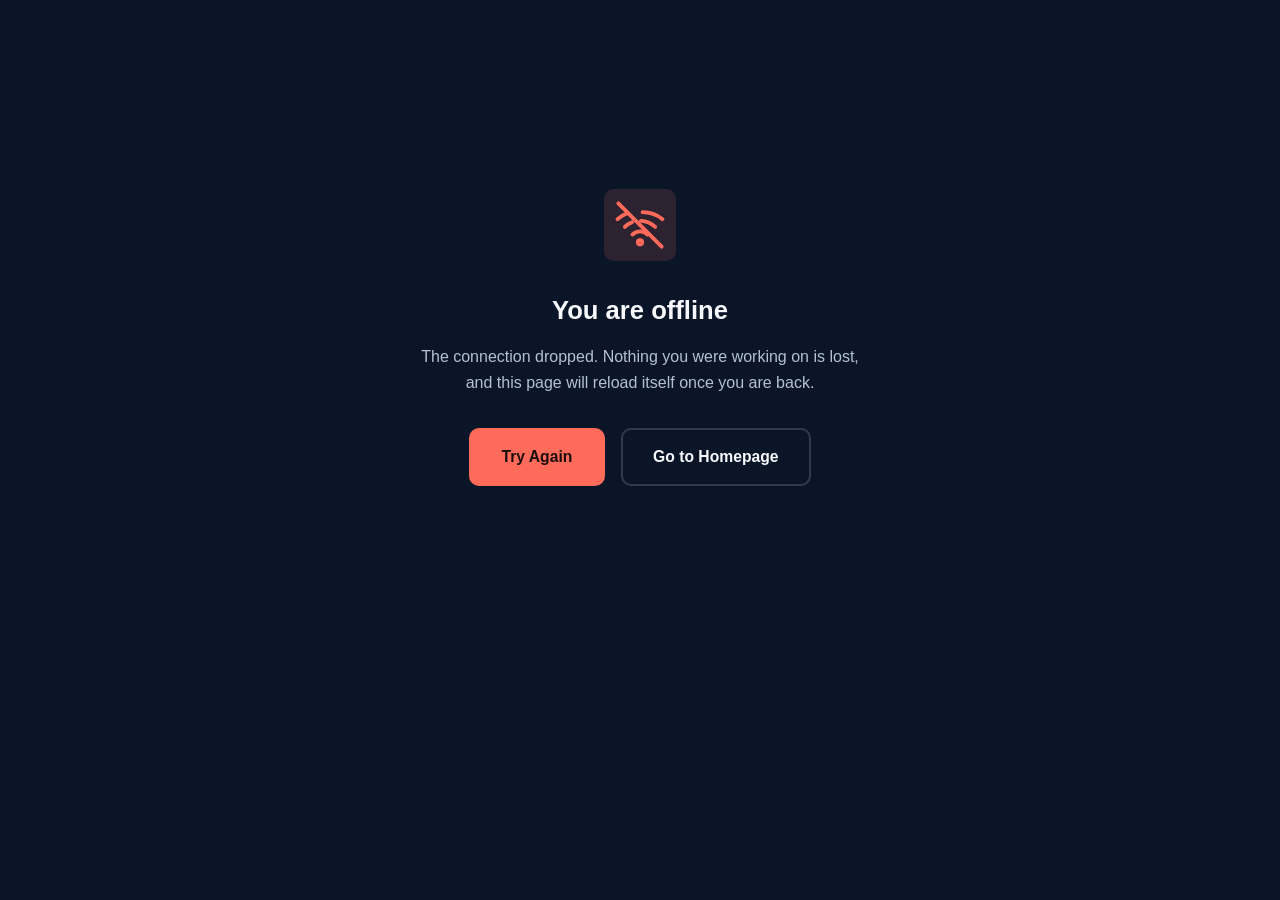
<file: offline.html>
<!DOCTYPE html>
<html lang="en">
<head>
    <meta charset="UTF-8">
    <meta name="viewport" content="width=device-width, initial-scale=1.0">
    <title>You're Offline - TechNova Solutions</title>
    <meta name="robots" content="noindex, nofollow">
    <link rel="stylesheet" href="assets/css/variables.css">
    <link rel="stylesheet" href="assets/css/styles.css">
    <link rel="icon" type="image/svg+xml" href="assets/icons/favicon.svg">
    <meta name="theme-color" content="#ff6b5b">
</head>
<body>
    <main class="status-container">
        <div class="feature-icon" style="width:72px;height:72px;margin:0 auto 1.75rem;">
            <svg class="icon icon-xl" viewBox="0 0 24 24" style="color:var(--primary-color)" aria-hidden="true"><path d="M2 2l20 20"/><path d="M8.5 16.4a5 5 0 0 1 7 0"/><path d="M5 12.9a10 10 0 0 1 3.3-2.2M19 12.9a10 10 0 0 0-6.6-2.8"/><path d="M1.6 9.3a15 15 0 0 1 4.5-2.7M22.4 9.3a15 15 0 0 0-9.2-3.2"/><circle cx="12" cy="20" r="1"/></svg>
        </div>
        <h1>You are offline</h1>
        <p>The connection dropped. Nothing you were working on is lost, and this page will reload itself once you are back.</p>
        <div class="status-actions">
            <button type="button" class="btn btn-primary" onclick="window.location.reload()">Try Again</button>
            <a href="index.html" class="btn btn-secondary">Go to Homepage</a>
        </div>
    </main>

    <script>
        window.addEventListener('online', function () {
            window.location.reload();
        });
    </script>
</body>
</html>
</file>
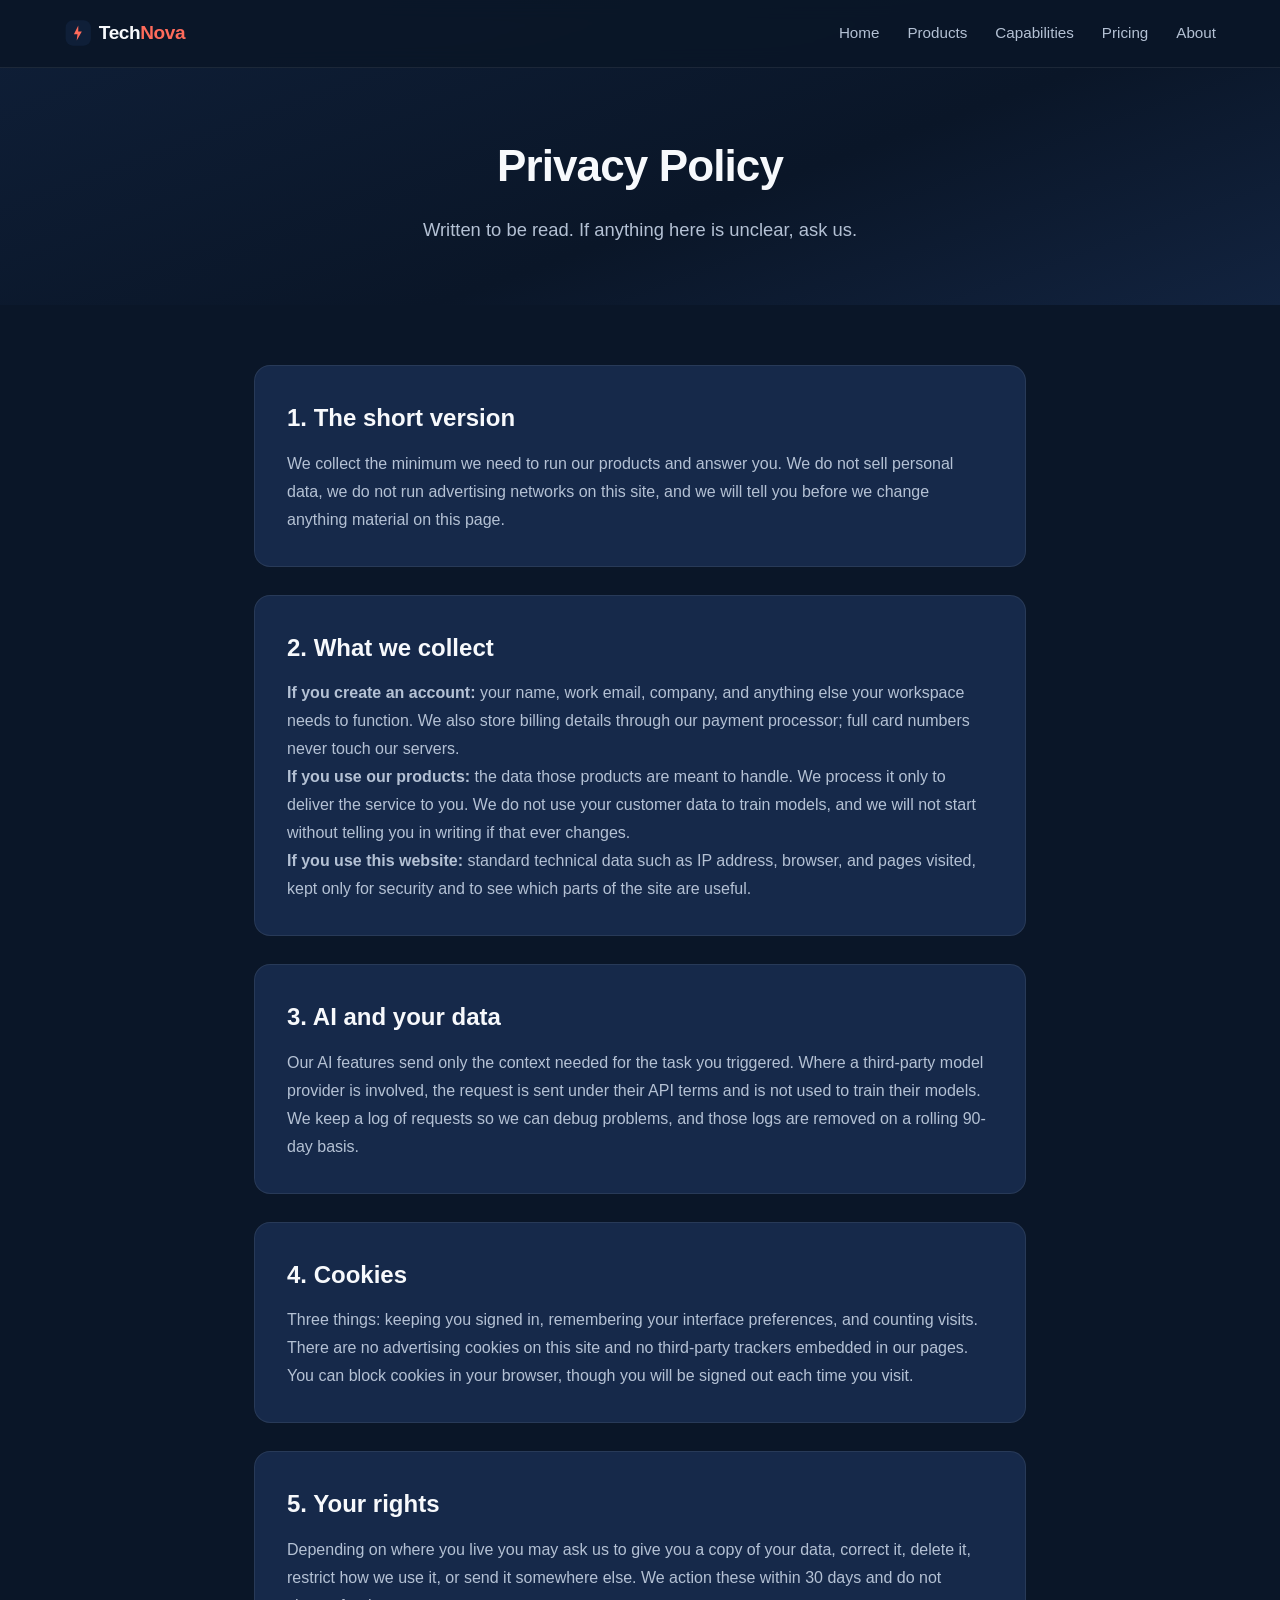
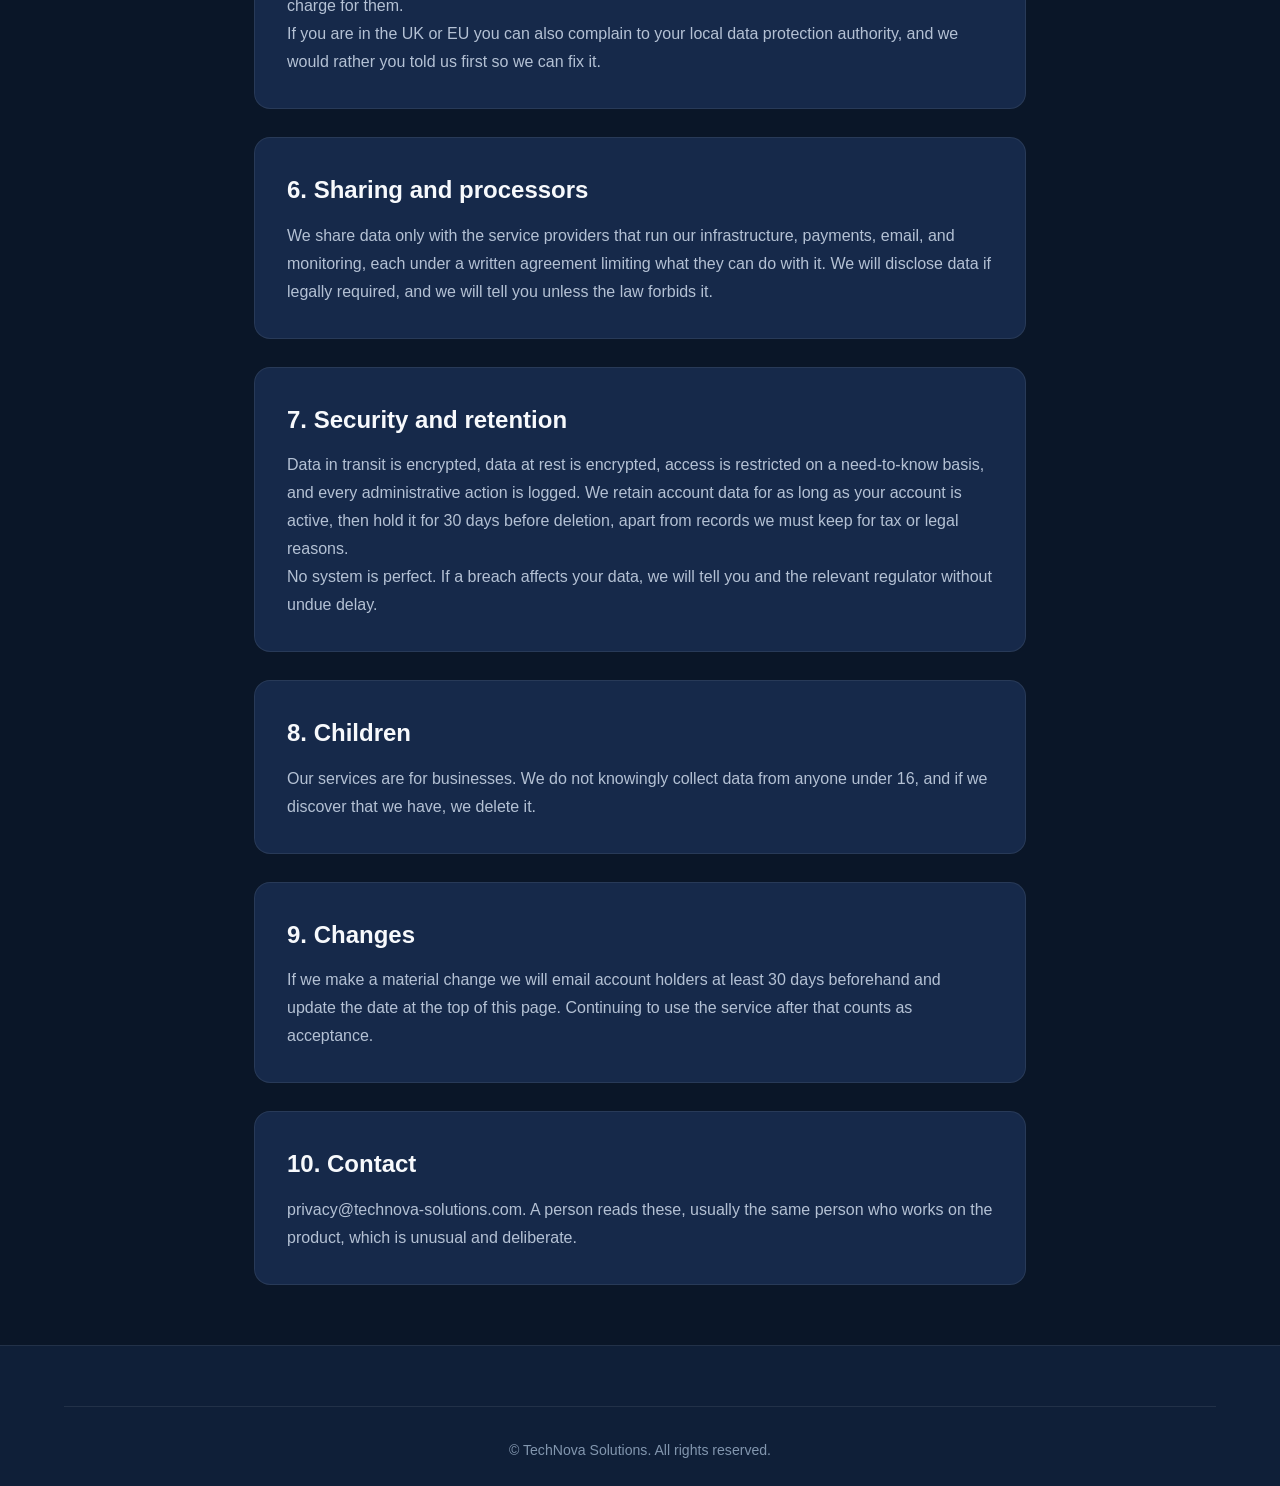
<file: privacy-policy.html>
<!DOCTYPE html>
<html lang="en">
<head>
    <meta charset="UTF-8">
    <meta name="viewport" content="width=device-width, initial-scale=1.0">
    <title>Privacy Policy - TechNova Solutions</title>
    <link rel="stylesheet" href="assets/css/variables.css">
    <link rel="stylesheet" href="assets/css/styles.css">
    <link rel="icon" type="image/svg+xml" href="assets/icons/favicon.svg">
    <meta name="theme-color" content="#ff6b5b">
    <meta name="robots" content="noindex, follow">
</head>
<body>
    <header class="header">
        <nav class="navbar" aria-label="Main navigation">
            <div class="container">
                <div class="nav-wrapper">
                    <div class="logo">
                        <a href="index.html" aria-label="TechNova Solutions home">
                            <img src="assets/img/logo.svg" alt="TechNova Solutions">
                        </a>
                    </div>
                    <button class="menu-toggle" id="menuToggle" aria-expanded="false" aria-controls="navMenu" aria-label="Toggle navigation">
                        <span></span><span></span><span></span>
                    </button>
                    <ul class="nav-menu" id="navMenu">
                        <li><a href="index.html">Home</a></li>
                        <li><a href="pages/products.html">Products</a></li>
                        <li><a href="pages/services.html">Capabilities</a></li>
                        <li><a href="pages/pricing.html">Pricing</a></li>
                        <li><a href="pages/about.html">About</a></li>
                    </ul>
                </div>
            </div>
        </nav>
    </header>

    <main>
        <section class="page-header">
            <div class="container">
                <h1>Privacy Policy</h1>
                <p>Written to be read. If anything here is unclear, ask us.</p>
            </div>
        </section>

        <section class="content-section">
            <div class="container" style="max-width:820px;">
                <div class="content-grid">

                    <div class="card">
                        <h2>1. The short version</h2>
                        <p>We collect the minimum we need to run our products and answer you. We do not sell personal data, we do not run advertising networks on this site, and we will tell you before we change anything material on this page.</p>
                    </div>

                    <div class="card">
                        <h2>2. What we collect</h2>
                        <p><strong>If you create an account:</strong> your name, work email, company, and anything else your workspace needs to function. We also store billing details through our payment processor; full card numbers never touch our servers.</p>
                        <p><strong>If you use our products:</strong> the data those products are meant to handle. We process it only to deliver the service to you. We do not use your customer data to train models, and we will not start without telling you in writing if that ever changes.</p>
                        <p><strong>If you use this website:</strong> standard technical data such as IP address, browser, and pages visited, kept only for security and to see which parts of the site are useful.</p>
                    </div>

                    <div class="card">
                        <h2>3. AI and your data</h2>
                        <p>Our AI features send only the context needed for the task you triggered. Where a third-party model provider is involved, the request is sent under their API terms and is not used to train their models. We keep a log of requests so we can debug problems, and those logs are removed on a rolling 90-day basis.</p>
                    </div>

                    <div class="card">
                        <h2>4. Cookies</h2>
                        <p>Three things: keeping you signed in, remembering your interface preferences, and counting visits. There are no advertising cookies on this site and no third-party trackers embedded in our pages. You can block cookies in your browser, though you will be signed out each time you visit.</p>
                    </div>

                    <div class="card">
                        <h2>5. Your rights</h2>
                        <p>Depending on where you live you may ask us to give you a copy of your data, correct it, delete it, restrict how we use it, or send it somewhere else. We action these within 30 days and do not charge for them.</p>
                        <p>If you are in the UK or EU you can also complain to your local data protection authority, and we would rather you told us first so we can fix it.</p>
                    </div>

                    <div class="card">
                        <h2>6. Sharing and processors</h2>
                        <p>We share data only with the service providers that run our infrastructure, payments, email, and monitoring, each under a written agreement limiting what they can do with it. We will disclose data if legally required, and we will tell you unless the law forbids it.</p>
                    </div>

                    <div class="card">
                        <h2>7. Security and retention</h2>
                        <p>Data in transit is encrypted, data at rest is encrypted, access is restricted on a need-to-know basis, and every administrative action is logged. We retain account data for as long as your account is active, then hold it for 30 days before deletion, apart from records we must keep for tax or legal reasons.</p>
                        <p>No system is perfect. If a breach affects your data, we will tell you and the relevant regulator without undue delay.</p>
                    </div>

                    <div class="card">
                        <h2>8. Children</h2>
                        <p>Our services are for businesses. We do not knowingly collect data from anyone under 16, and if we discover that we have, we delete it.</p>
                    </div>

                    <div class="card">
                        <h2>9. Changes</h2>
                        <p>If we make a material change we will email account holders at least 30 days beforehand and update the date at the top of this page. Continuing to use the service after that counts as acceptance.</p>
                    </div>

                    <div class="card">
                        <h2>10. Contact</h2>
                        <p>privacy@technova-solutions.com. A person reads these, usually the same person who works on the product, which is unusual and deliberate.</p>
                    </div>

                </div>
            </div>
        </section>
    </main>

    <footer class="footer">
        <div class="container">
            <div class="footer-bottom">
                <p>&copy; TechNova Solutions. All rights reserved.</p>
            </div>
        </div>
    </footer>

    <script src="js/main.js"></script>
</body>
</html>
</file>
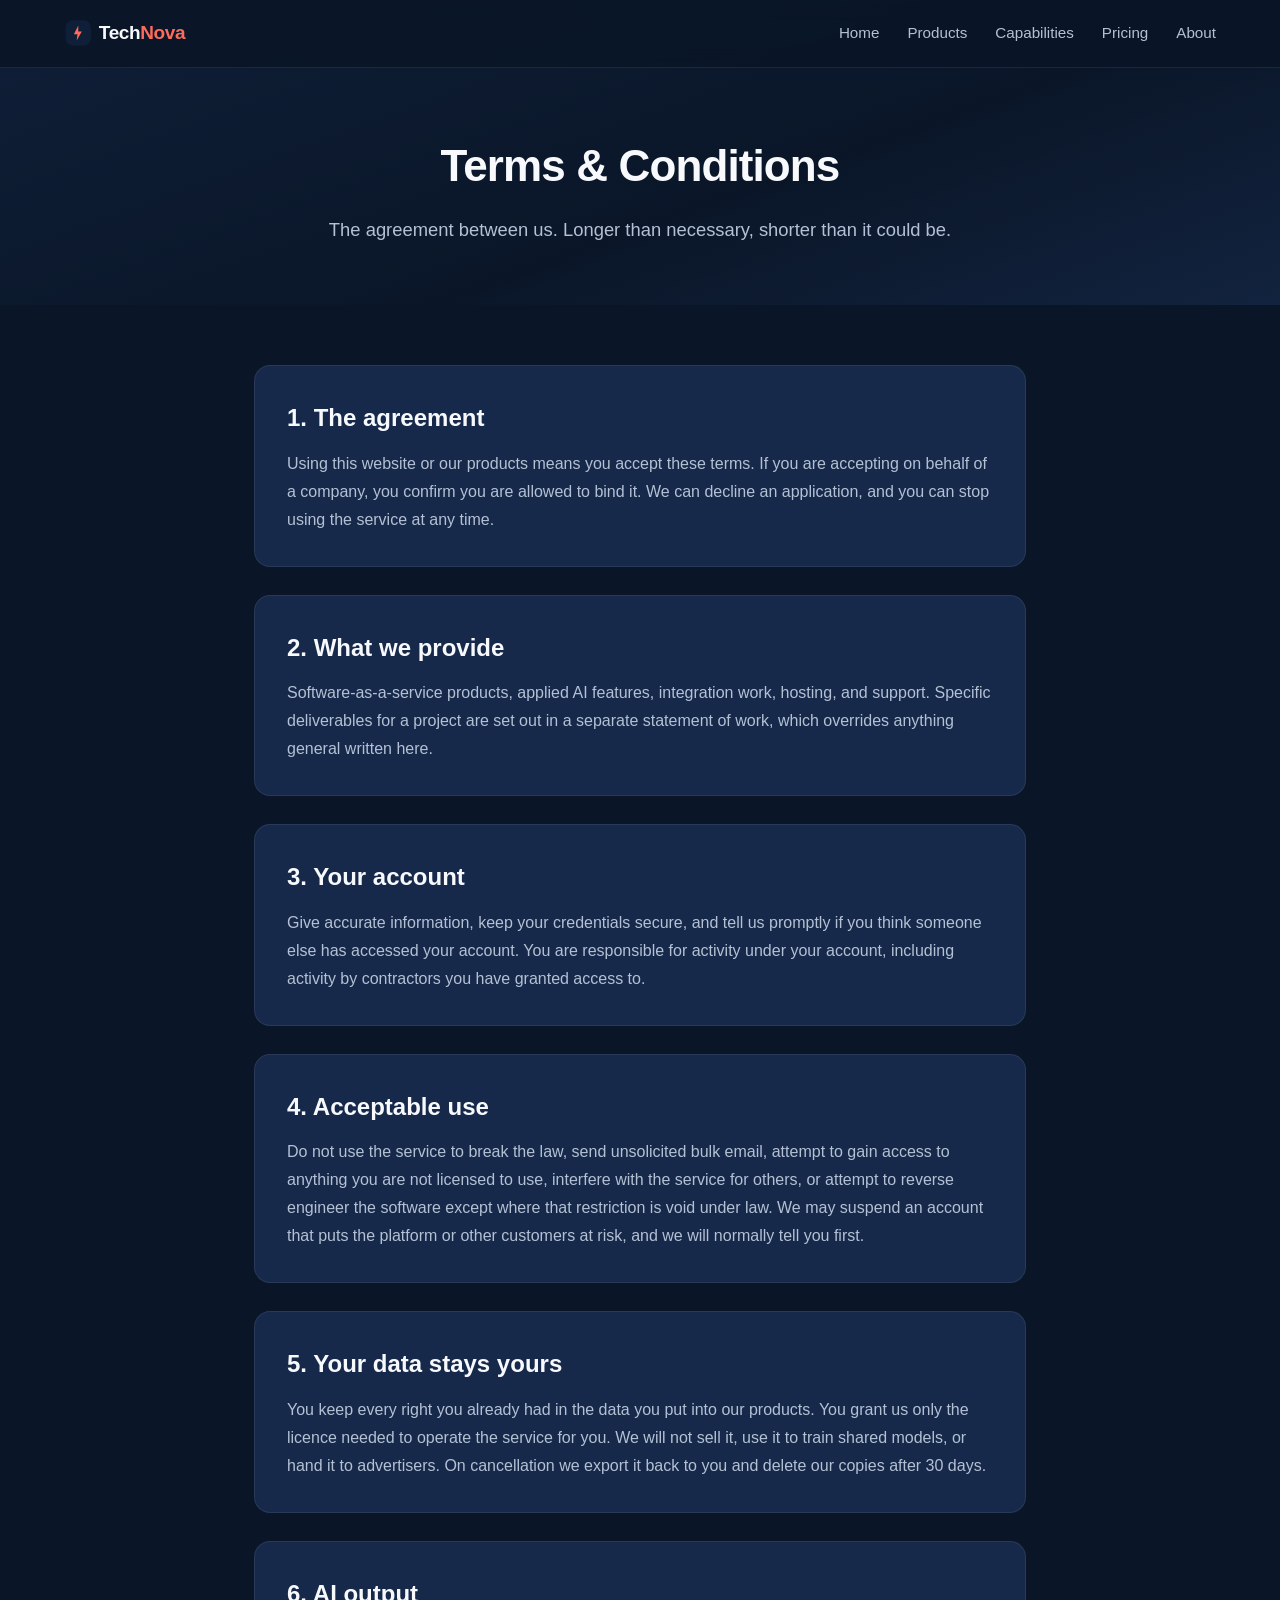
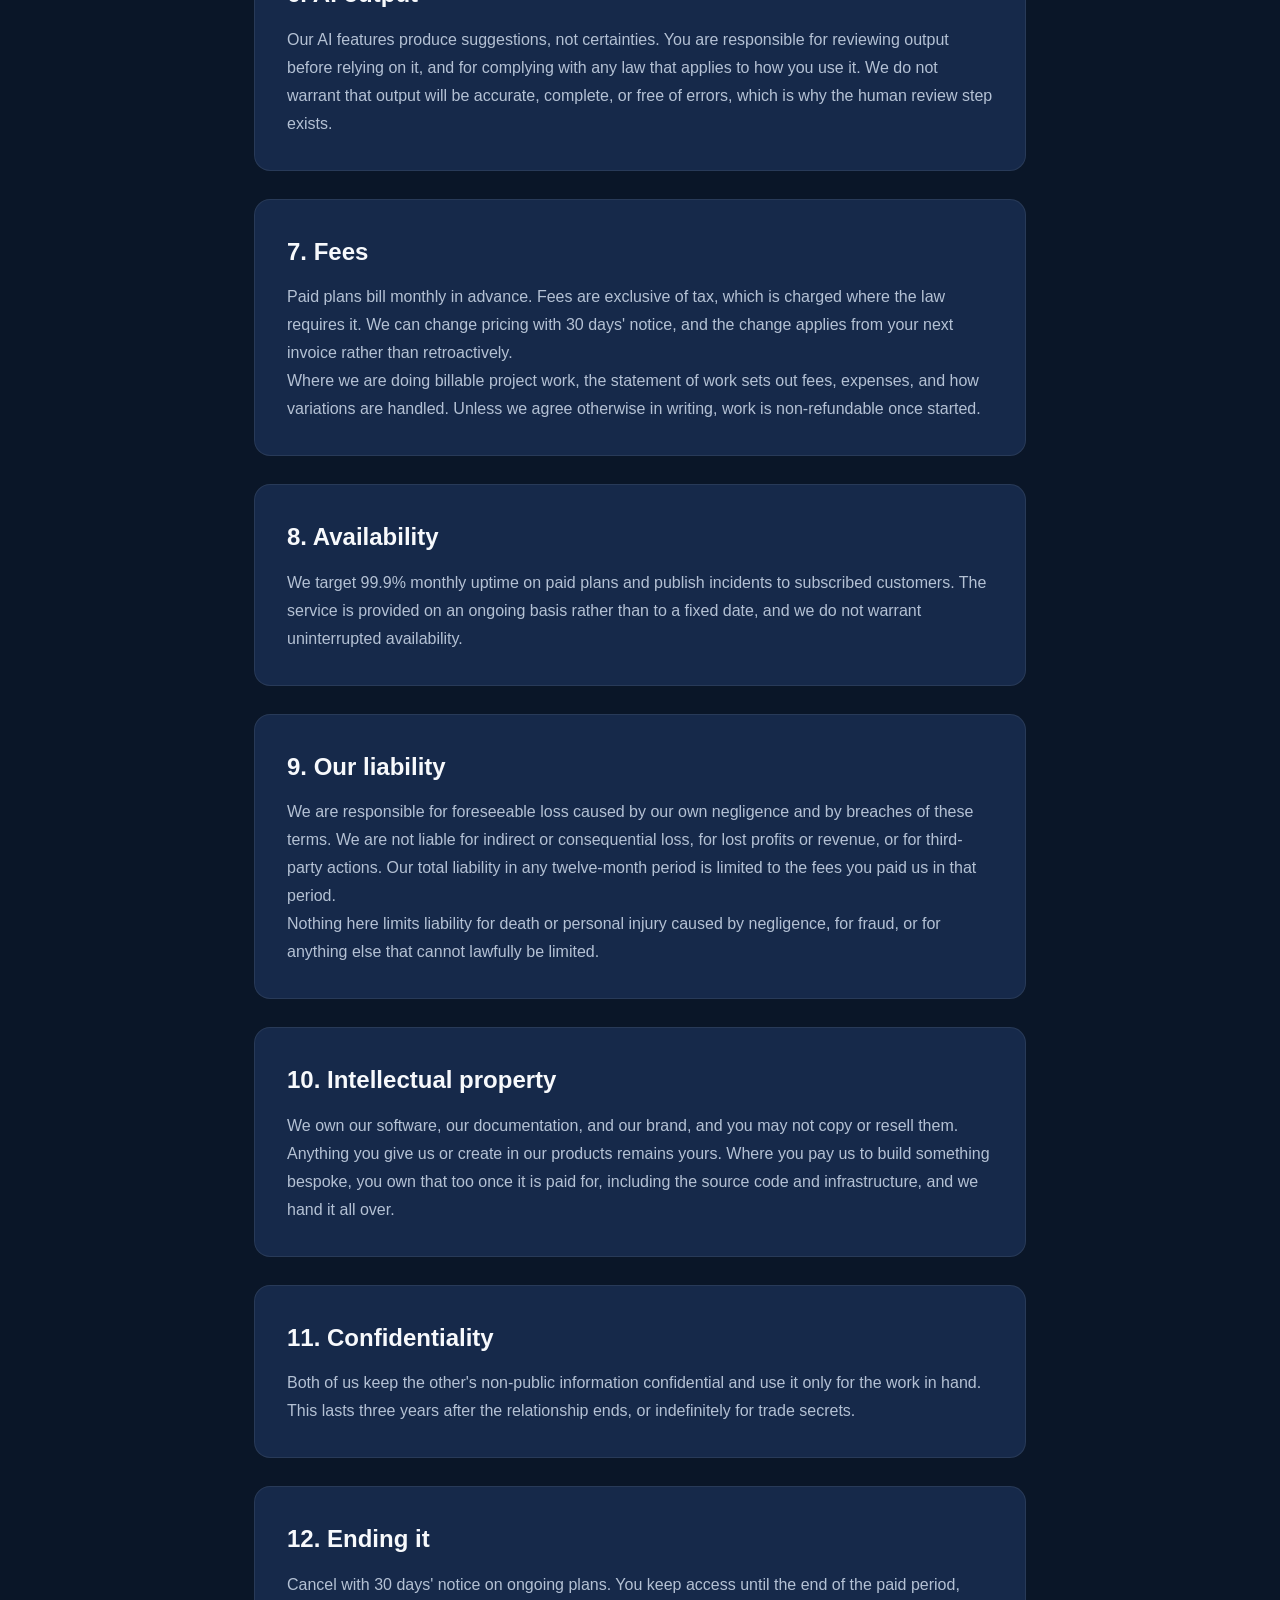
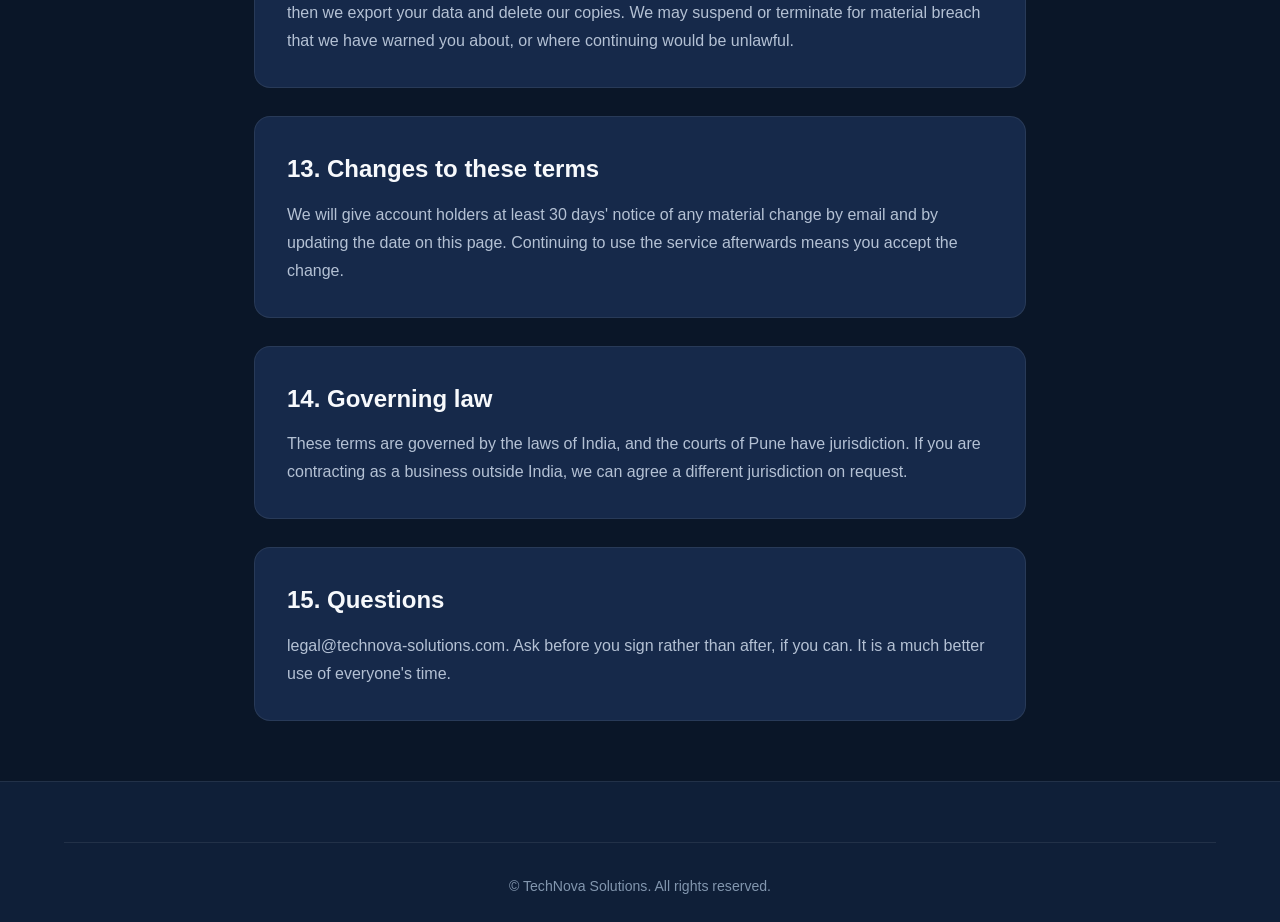
<file: terms.html>
<!DOCTYPE html>
<html lang="en">
<head>
    <meta charset="UTF-8">
    <meta name="viewport" content="width=device-width, initial-scale=1.0">
    <title>Terms &amp; Conditions - TechNova Solutions</title>
    <link rel="stylesheet" href="assets/css/variables.css">
    <link rel="stylesheet" href="assets/css/styles.css">
    <link rel="icon" type="image/svg+xml" href="assets/icons/favicon.svg">
    <meta name="theme-color" content="#ff6b5b">
    <meta name="robots" content="noindex, follow">
</head>
<body>
    <header class="header">
        <nav class="navbar" aria-label="Main navigation">
            <div class="container">
                <div class="nav-wrapper">
                    <div class="logo">
                        <a href="index.html" aria-label="TechNova Solutions home">
                            <img src="assets/img/logo.svg" alt="TechNova Solutions">
                        </a>
                    </div>
                    <button class="menu-toggle" id="menuToggle" aria-expanded="false" aria-controls="navMenu" aria-label="Toggle navigation">
                        <span></span><span></span><span></span>
                    </button>
                    <ul class="nav-menu" id="navMenu">
                        <li><a href="index.html">Home</a></li>
                        <li><a href="pages/products.html">Products</a></li>
                        <li><a href="pages/services.html">Capabilities</a></li>
                        <li><a href="pages/pricing.html">Pricing</a></li>
                        <li><a href="pages/about.html">About</a></li>
                    </ul>
                </div>
            </div>
        </nav>
    </header>

    <main>
        <section class="page-header">
            <div class="container">
                <h1>Terms &amp; Conditions</h1>
                <p>The agreement between us. Longer than necessary, shorter than it could be.</p>
            </div>
        </section>

        <section class="content-section">
            <div class="container" style="max-width:820px;">
                <div class="content-grid">

                    <div class="card">
                        <h2>1. The agreement</h2>
                        <p>Using this website or our products means you accept these terms. If you are accepting on behalf of a company, you confirm you are allowed to bind it. We can decline an application, and you can stop using the service at any time.</p>
                    </div>

                    <div class="card">
                        <h2>2. What we provide</h2>
                        <p>Software-as-a-service products, applied AI features, integration work, hosting, and support. Specific deliverables for a project are set out in a separate statement of work, which overrides anything general written here.</p>
                    </div>

                    <div class="card">
                        <h2>3. Your account</h2>
                        <p>Give accurate information, keep your credentials secure, and tell us promptly if you think someone else has accessed your account. You are responsible for activity under your account, including activity by contractors you have granted access to.</p>
                    </div>

                    <div class="card">
                        <h2>4. Acceptable use</h2>
                        <p>Do not use the service to break the law, send unsolicited bulk email, attempt to gain access to anything you are not licensed to use, interfere with the service for others, or attempt to reverse engineer the software except where that restriction is void under law. We may suspend an account that puts the platform or other customers at risk, and we will normally tell you first.</p>
                    </div>

                    <div class="card">
                        <h2>5. Your data stays yours</h2>
                        <p>You keep every right you already had in the data you put into our products. You grant us only the licence needed to operate the service for you. We will not sell it, use it to train shared models, or hand it to advertisers. On cancellation we export it back to you and delete our copies after 30 days.</p>
                    </div>

                    <div class="card">
                        <h2>6. AI output</h2>
                        <p>Our AI features produce suggestions, not certainties. You are responsible for reviewing output before relying on it, and for complying with any law that applies to how you use it. We do not warrant that output will be accurate, complete, or free of errors, which is why the human review step exists.</p>
                    </div>

                    <div class="card">
                        <h2>7. Fees</h2>
                        <p>Paid plans bill monthly in advance. Fees are exclusive of tax, which is charged where the law requires it. We can change pricing with 30 days' notice, and the change applies from your next invoice rather than retroactively.</p>
                        <p>Where we are doing billable project work, the statement of work sets out fees, expenses, and how variations are handled. Unless we agree otherwise in writing, work is non-refundable once started.</p>
                    </div>

                    <div class="card">
                        <h2>8. Availability</h2>
                        <p>We target 99.9% monthly uptime on paid plans and publish incidents to subscribed customers. The service is provided on an ongoing basis rather than to a fixed date, and we do not warrant uninterrupted availability.</p>
                    </div>

                    <div class="card">
                        <h2>9. Our liability</h2>
                        <p>We are responsible for foreseeable loss caused by our own negligence and by breaches of these terms. We are not liable for indirect or consequential loss, for lost profits or revenue, or for third-party actions. Our total liability in any twelve-month period is limited to the fees you paid us in that period.</p>
                        <p>Nothing here limits liability for death or personal injury caused by negligence, for fraud, or for anything else that cannot lawfully be limited.</p>
                    </div>

                    <div class="card">
                        <h2>10. Intellectual property</h2>
                        <p>We own our software, our documentation, and our brand, and you may not copy or resell them. Anything you give us or create in our products remains yours. Where you pay us to build something bespoke, you own that too once it is paid for, including the source code and infrastructure, and we hand it all over.</p>
                    </div>

                    <div class="card">
                        <h2>11. Confidentiality</h2>
                        <p>Both of us keep the other's non-public information confidential and use it only for the work in hand. This lasts three years after the relationship ends, or indefinitely for trade secrets.</p>
                    </div>

                    <div class="card">
                        <h2>12. Ending it</h2>
                        <p>Cancel with 30 days' notice on ongoing plans. You keep access until the end of the paid period, then we export your data and delete our copies. We may suspend or terminate for material breach that we have warned you about, or where continuing would be unlawful.</p>
                    </div>

                    <div class="card">
                        <h2>13. Changes to these terms</h2>
                        <p>We will give account holders at least 30 days' notice of any material change by email and by updating the date on this page. Continuing to use the service afterwards means you accept the change.</p>
                    </div>

                    <div class="card">
                        <h2>14. Governing law</h2>
                        <p>These terms are governed by the laws of India, and the courts of Pune have jurisdiction. If you are contracting as a business outside India, we can agree a different jurisdiction on request.</p>
                    </div>

                    <div class="card">
                        <h2>15. Questions</h2>
                        <p>legal@technova-solutions.com. Ask before you sign rather than after, if you can. It is a much better use of everyone's time.</p>
                    </div>

                </div>
            </div>
        </section>
    </main>

    <footer class="footer">
        <div class="container">
            <div class="footer-bottom">
                <p>&copy; TechNova Solutions. All rights reserved.</p>
            </div>
        </div>
    </footer>

    <script src="js/main.js"></script>
</body>
</html>
</file>
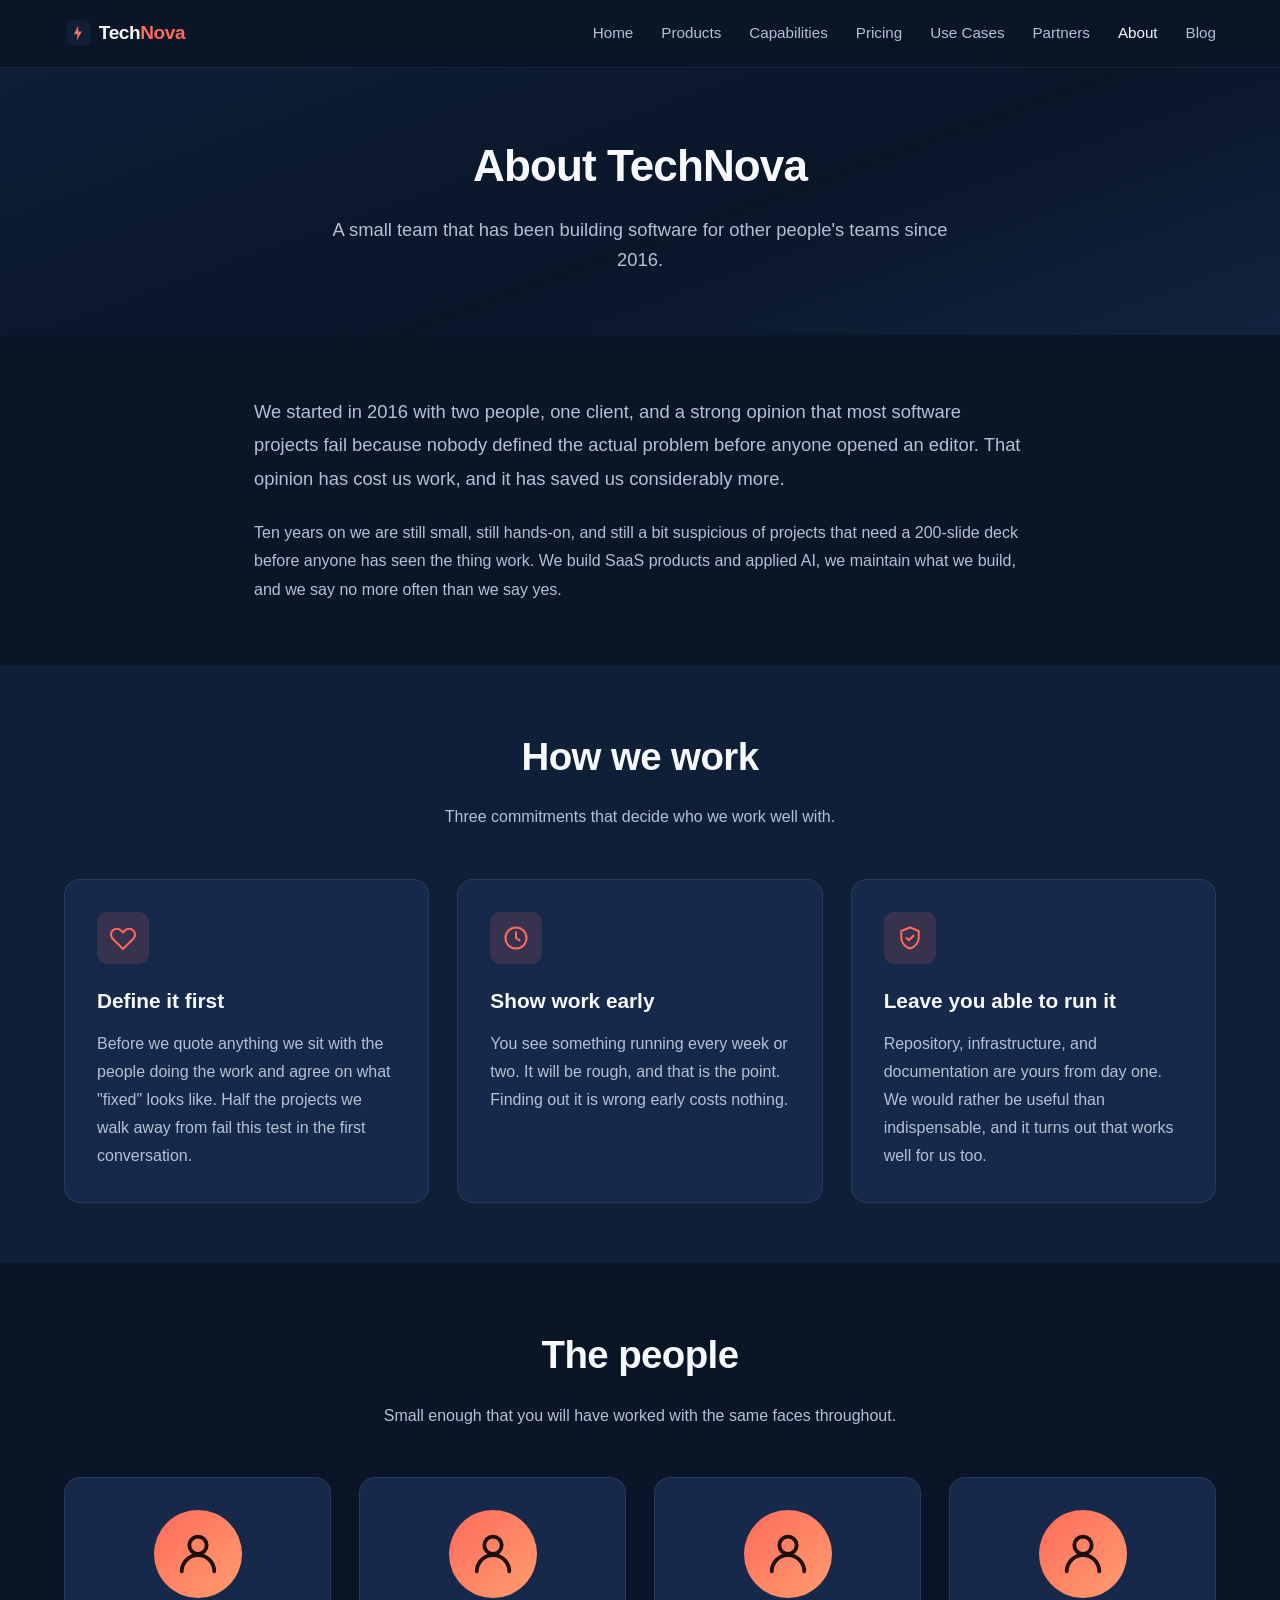
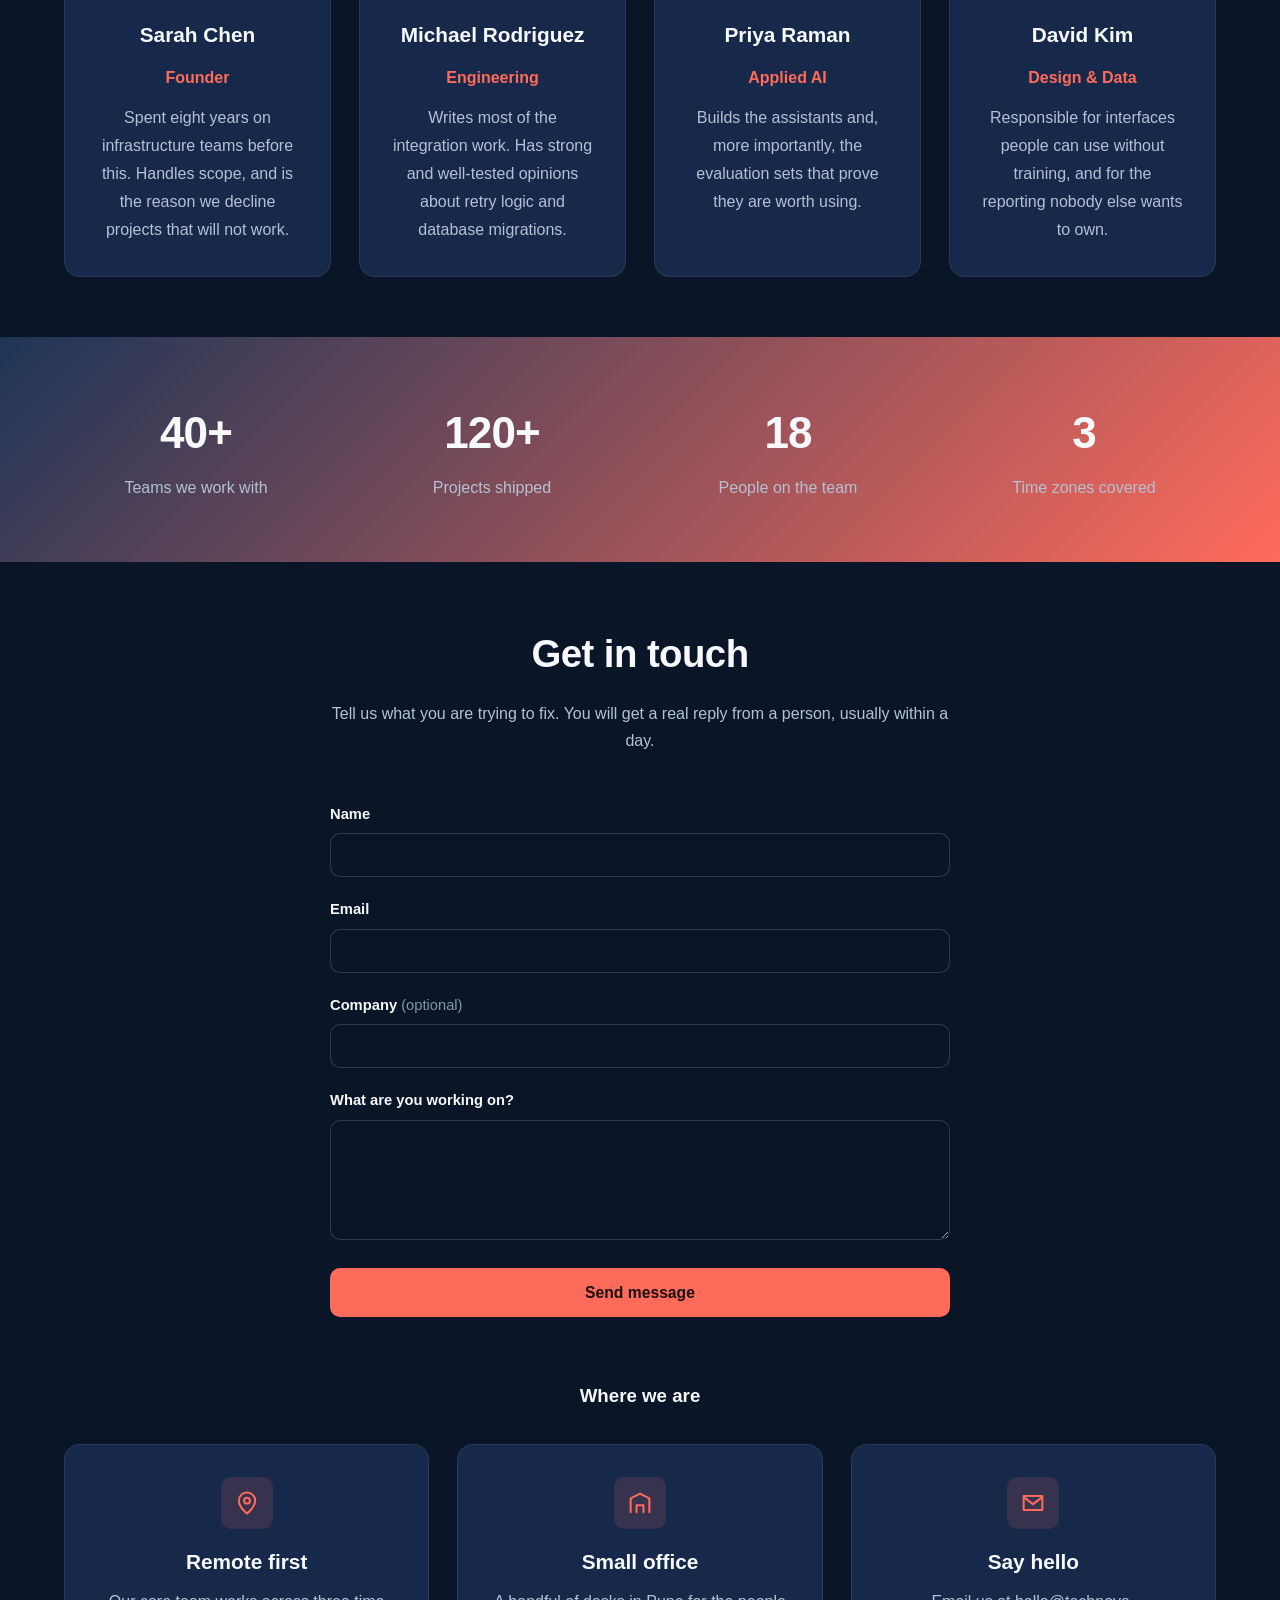
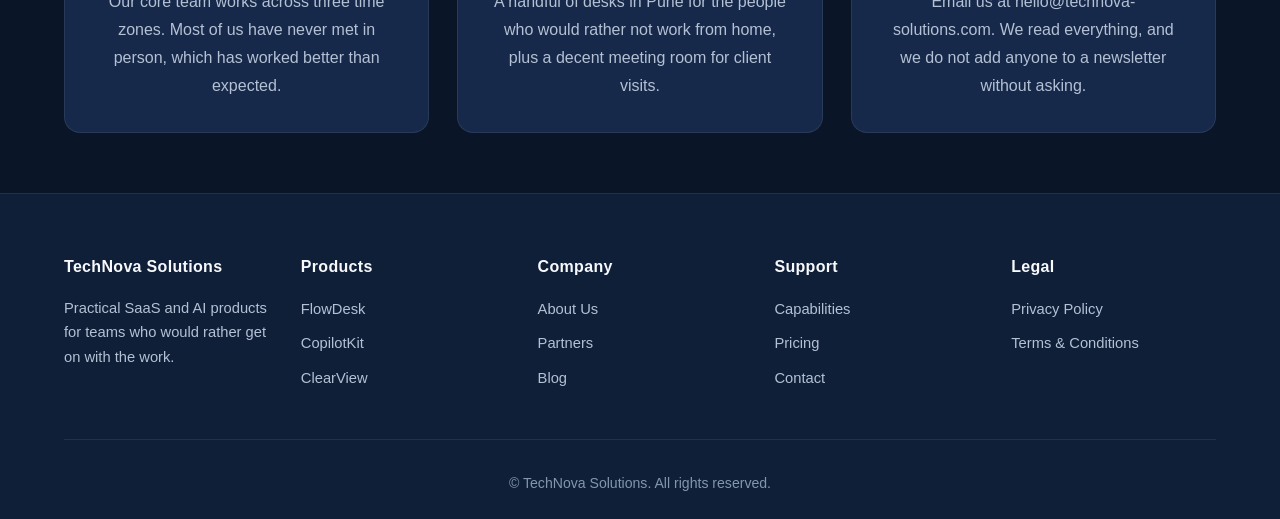
<file: pages/about.html>
<!DOCTYPE html>
<html lang="en">
<head>
    <meta charset="UTF-8">
    <meta name="viewport" content="width=device-width, initial-scale=1.0">
    <title>About - TechNova Solutions</title>
    <meta name="description" content="Who we are, how we work, and how to get in touch. A small team building SaaS and AI products since 2016.">
    <link rel="stylesheet" href="../assets/css/variables.css">
    <link rel="stylesheet" href="../assets/css/styles.css">
    <link rel="icon" type="image/svg+xml" href="../assets/icons/favicon.svg">
    <meta name="theme-color" content="#ff6b5b">
</head>
<body>
    <header class="header">
        <nav class="navbar" aria-label="Main navigation">
            <div class="container">
                <div class="nav-wrapper">
                    <div class="logo">
                        <a href="../index.html" aria-label="TechNova Solutions home">
                            <img src="../assets/img/logo.svg" alt="TechNova Solutions">
                        </a>
                    </div>
                    <button class="menu-toggle" id="menuToggle" aria-expanded="false" aria-controls="navMenu" aria-label="Toggle navigation">
                        <span></span><span></span><span></span>
                    </button>
                    <ul class="nav-menu" id="navMenu">
                        <li><a href="../index.html">Home</a></li>
                        <li><a href="products.html">Products</a></li>
                        <li><a href="services.html">Capabilities</a></li>
                        <li><a href="pricing.html">Pricing</a></li>
                        <li><a href="solutions.html">Use Cases</a></li>
                        <li><a href="partners.html">Partners</a></li>
                        <li><a href="about.html" class="active">About</a></li>
                        <li><a href="blog.html">Blog</a></li>
                    </ul>
                </div>
            </div>
        </nav>
    </header>

    <main>
        <section class="page-header">
            <div class="container">
                <h1>About TechNova</h1>
                <p>A small team that has been building software for other people's teams since 2016.</p>
            </div>
        </section>

        <section class="content-section">
            <div class="container" style="max-width:820px;">
                <p style="font-size:1.15rem;color:var(--text-secondary);line-height:1.8;margin-bottom:1.5rem;">We started in 2016 with two people, one client, and a strong opinion that most software projects fail because nobody defined the actual problem before anyone opened an editor. That opinion has cost us work, and it has saved us considerably more.</p>
                <p style="color:var(--text-secondary);line-height:1.8;">Ten years on we are still small, still hands-on, and still a bit suspicious of projects that need a 200-slide deck before anyone has seen the thing work. We build SaaS products and applied AI, we maintain what we build, and we say no more often than we say yes.</p>
            </div>
        </section>

        <section class="content-section content-section-alt">
            <div class="container">
                <h2 class="section-title">How we work</h2>
                <p class="section-subtitle">Three commitments that decide who we work well with.</p>
                <div class="content-grid" style="grid-template-columns:repeat(auto-fit,minmax(280px,1fr));">
                    <div class="card">
                        <div class="feature-icon">
                            <svg class="icon" viewBox="0 0 24 24" aria-hidden="true"><path d="M20.8 5.6a5 5 0 0 0-7.1 0L12 7.3l-1.7-1.7a5 5 0 1 0-7.1 7.1l8.8 8.8 8.8-8.8a5 5 0 0 0 0-7.1z"/></svg>
                        </div>
                        <h3>Define it first</h3>
                        <p>Before we quote anything we sit with the people doing the work and agree on what "fixed" looks like. Half the projects we walk away from fail this test in the first conversation.</p>
                    </div>
                    <div class="card">
                        <div class="feature-icon">
                            <svg class="icon" viewBox="0 0 24 24" aria-hidden="true"><circle cx="12" cy="12" r="9"/><path d="M12 7v5l3 2"/></svg>
                        </div>
                        <h3>Show work early</h3>
                        <p>You see something running every week or two. It will be rough, and that is the point. Finding out it is wrong early costs nothing.</p>
                    </div>
                    <div class="card">
                        <div class="feature-icon">
                            <svg class="icon" viewBox="0 0 24 24" aria-hidden="true"><path d="M12 3l7.5 3v5.5c0 4.4-3.1 8.2-7.5 9.5-4.4-1.3-7.5-5.1-7.5-9.5V6z"/><path d="m9 12 2 2 4-4"/></svg>
                        </div>
                        <h3>Leave you able to run it</h3>
                        <p>Repository, infrastructure, and documentation are yours from day one. We would rather be useful than indispensable, and it turns out that works well for us too.</p>
                    </div>
                </div>
            </div>
        </section>

        <section class="content-section">
            <div class="container">
                <h2 class="section-title">The people</h2>
                <p class="section-subtitle">Small enough that you will have worked with the same faces throughout.</p>
                <div class="content-grid" style="grid-template-columns:repeat(auto-fit,minmax(260px,1fr));">

                    <div class="card" style="text-align:center;">
                        <div style="width:88px;height:88px;border-radius:50%;background:var(--gradient-primary);margin:0 auto 1.25rem;display:flex;align-items:center;justify-content:center;">
                            <svg class="icon icon-xl" viewBox="0 0 24 24" style="color:#1a0d0a;" aria-hidden="true"><circle cx="12" cy="8" r="4"/><path d="M4.5 20a7.5 7.5 0 0 1 15 0"/></svg>
                        </div>
                        <h3>Sarah Chen</h3>
                        <p style="color:var(--primary-color);font-weight:600;margin-bottom:0.75rem;">Founder</p>
                        <p>Spent eight years on infrastructure teams before this. Handles scope, and is the reason we decline projects that will not work.</p>
                    </div>

                    <div class="card" style="text-align:center;">
                        <div style="width:88px;height:88px;border-radius:50%;background:var(--gradient-primary);margin:0 auto 1.25rem;display:flex;align-items:center;justify-content:center;">
                            <svg class="icon icon-xl" viewBox="0 0 24 24" style="color:#1a0d0a;" aria-hidden="true"><circle cx="12" cy="8" r="4"/><path d="M4.5 20a7.5 7.5 0 0 1 15 0"/></svg>
                        </div>
                        <h3>Michael Rodriguez</h3>
                        <p style="color:var(--primary-color);font-weight:600;margin-bottom:0.75rem;">Engineering</p>
                        <p>Writes most of the integration work. Has strong and well-tested opinions about retry logic and database migrations.</p>
                    </div>

                    <div class="card" style="text-align:center;">
                        <div style="width:88px;height:88px;border-radius:50%;background:var(--gradient-primary);margin:0 auto 1.25rem;display:flex;align-items:center;justify-content:center;">
                            <svg class="icon icon-xl" viewBox="0 0 24 24" style="color:#1a0d0a;" aria-hidden="true"><circle cx="12" cy="8" r="4"/><path d="M4.5 20a7.5 7.5 0 0 1 15 0"/></svg>
                        </div>
                        <h3>Priya Raman</h3>
                        <p style="color:var(--primary-color);font-weight:600;margin-bottom:0.75rem;">Applied AI</p>
                        <p>Builds the assistants and, more importantly, the evaluation sets that prove they are worth using.</p>
                    </div>

                    <div class="card" style="text-align:center;">
                        <div style="width:88px;height:88px;border-radius:50%;background:var(--gradient-primary);margin:0 auto 1.25rem;display:flex;align-items:center;justify-content:center;">
                            <svg class="icon icon-xl" viewBox="0 0 24 24" style="color:#1a0d0a;" aria-hidden="true"><circle cx="12" cy="8" r="4"/><path d="M4.5 20a7.5 7.5 0 0 1 15 0"/></svg>
                        </div>
                        <h3>David Kim</h3>
                        <p style="color:var(--primary-color);font-weight:600;margin-bottom:0.75rem;">Design &amp; Data</p>
                        <p>Responsible for interfaces people can use without training, and for the reporting nobody else wants to own.</p>
                    </div>

                </div>
            </div>
        </section>

        <section class="stats">
            <div class="container">
                <div class="stats-grid">
                    <div class="stat-item">
                        <h3>40+</h3>
                        <p>Teams we work with</p>
                    </div>
                    <div class="stat-item">
                        <h3>120+</h3>
                        <p>Projects shipped</p>
                    </div>
                    <div class="stat-item">
                        <h3>18</h3>
                        <p>People on the team</p>
                    </div>
                    <div class="stat-item">
                        <h3>3</h3>
                        <p>Time zones covered</p>
                    </div>
                </div>
            </div>
        </section>

        <section class="content-section" id="contact">
            <div class="container">
                <h2 class="section-title">Get in touch</h2>
                <p class="section-subtitle">Tell us what you are trying to fix. You will get a real reply from a person, usually within a day.</p>
                <div style="max-width:620px;margin:0 auto;">
                    <form data-notify>
                        <div class="form-field">
                            <label for="name">Name</label>
                            <input type="text" id="name" name="name" required>
                        </div>
                        <div class="form-field">
                            <label for="email">Email</label>
                            <input type="email" id="email" name="email" required>
                        </div>
                        <div class="form-field">
                            <label for="company">Company <span style="color:var(--text-muted);font-weight:400;">(optional)</span></label>
                            <input type="text" id="company" name="company">
                        </div>
                        <div class="form-field">
                            <label for="message">What are you working on?</label>
                            <textarea id="message" name="message" rows="5" required></textarea>
                        </div>
                        <button type="submit" class="btn btn-primary" style="width:100%;">Send message</button>
                        <p data-form-note hidden style="margin-top:1rem;color:var(--text-secondary);text-align:center;"></p>
                    </form>
                </div>

                <div style="margin-top:4rem;">
                    <h3 style="text-align:center;margin-bottom:2rem;">Where we are</h3>
                    <div class="content-grid" style="grid-template-columns:repeat(auto-fit,minmax(240px,1fr));">
                        <div class="card" style="text-align:center;">
                            <div class="feature-icon" style="margin:0 auto 1rem;">
                                <svg class="icon" viewBox="0 0 24 24" aria-hidden="true"><path d="M12 21s-7-5.5-7-11a7 7 0 1 1 14 0c0 5.5-7 11-7 11z"/><circle cx="12" cy="10" r="2.5"/></svg>
                            </div>
                            <h3 style="margin-bottom:0.5rem;">Remote first</h3>
                            <p>Our core team works across three time zones. Most of us have never met in person, which has worked better than expected.</p>
                        </div>
                        <div class="card" style="text-align:center;">
                            <div class="feature-icon" style="margin:0 auto 1rem;">
                                <svg class="icon" viewBox="0 0 24 24" aria-hidden="true"><path d="M4 20V8l8-4 8 4v12"/><path d="M9 20v-6h6v6"/></svg>
                            </div>
                            <h3 style="margin-bottom:0.5rem;">Small office</h3>
                            <p>A handful of desks in Pune for the people who would rather not work from home, plus a decent meeting room for client visits.</p>
                        </div>
                        <div class="card" style="text-align:center;">
                            <div class="feature-icon" style="margin:0 auto 1rem;">
                                <svg class="icon" viewBox="0 0 24 24" aria-hidden="true"><path d="M4 6h16v12H4z"/><path d="m4 7 8 6 8-6"/></svg>
                            </div>
                            <h3 style="margin-bottom:0.5rem;">Say hello</h3>
                            <p>Email us at hello@technova-solutions.com. We read everything, and we do not add anyone to a newsletter without asking.</p>
                        </div>
                    </div>
                </div>
            </div>
        </section>
    </main>

    <footer class="footer">
        <div class="container">
            <div class="footer-grid">
                <div class="footer-column">
                    <h4>TechNova Solutions</h4>
                    <p>Practical SaaS and AI products for teams who would rather get on with the work.</p>
                </div>
                <div class="footer-column">
                    <h4>Products</h4>
                    <ul>
                        <li><a href="products.html">FlowDesk</a></li>
                        <li><a href="products.html">CopilotKit</a></li>
                        <li><a href="products.html">ClearView</a></li>
                    </ul>
                </div>
                <div class="footer-column">
                    <h4>Company</h4>
                    <ul>
                        <li><a href="about.html">About Us</a></li>
                        <li><a href="partners.html">Partners</a></li>
                        <li><a href="blog.html">Blog</a></li>
                    </ul>
                </div>
                <div class="footer-column">
                    <h4>Support</h4>
                    <ul>
                        <li><a href="services.html">Capabilities</a></li>
                        <li><a href="pricing.html">Pricing</a></li>
                        <li><a href="about.html#contact">Contact</a></li>
                    </ul>
                </div>
                <div class="footer-column">
                    <h4>Legal</h4>
                    <ul>
                        <li><a href="../privacy-policy.html">Privacy Policy</a></li>
                        <li><a href="../terms.html">Terms &amp; Conditions</a></li>
                    </ul>
                </div>
            </div>
            <div class="footer-bottom">
                <p>&copy; TechNova Solutions. All rights reserved.</p>
            </div>
        </div>
    </footer>

    <script src="../js/main.js"></script>
</body>
</html>
</file>
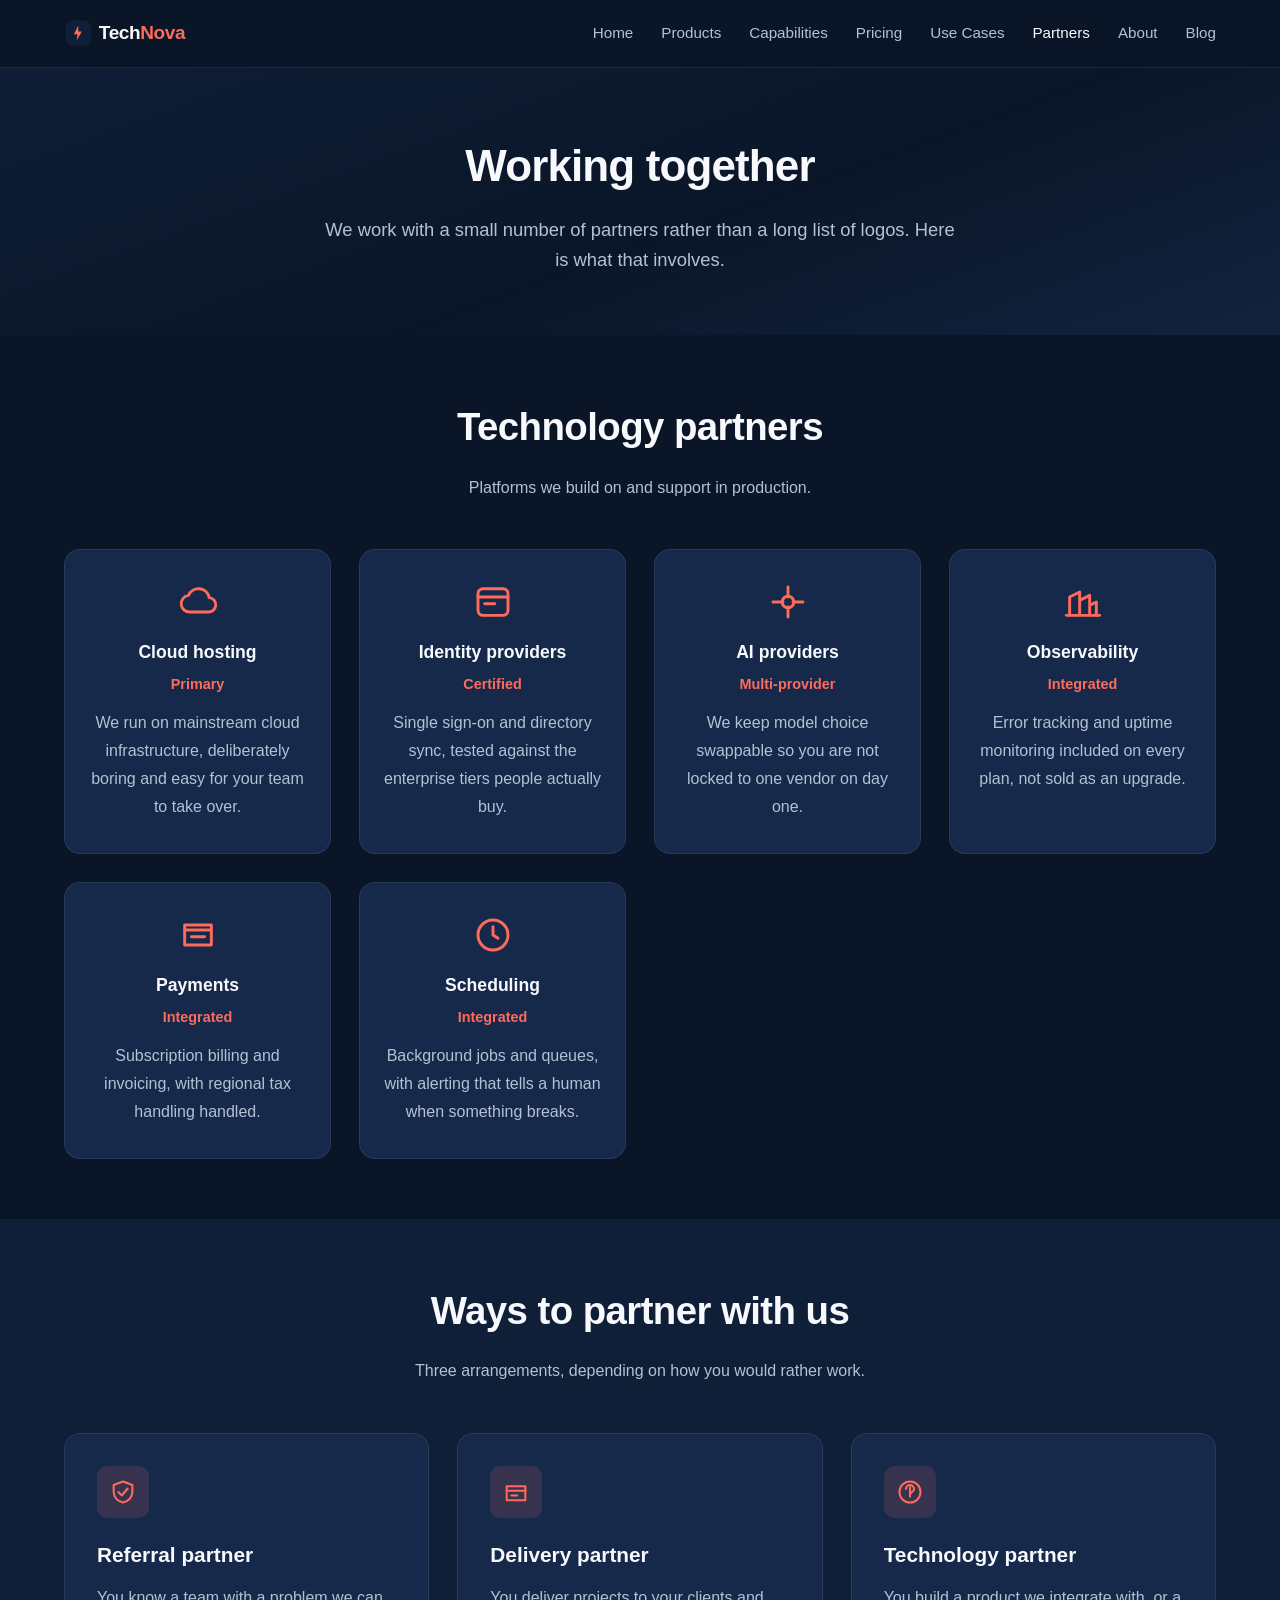
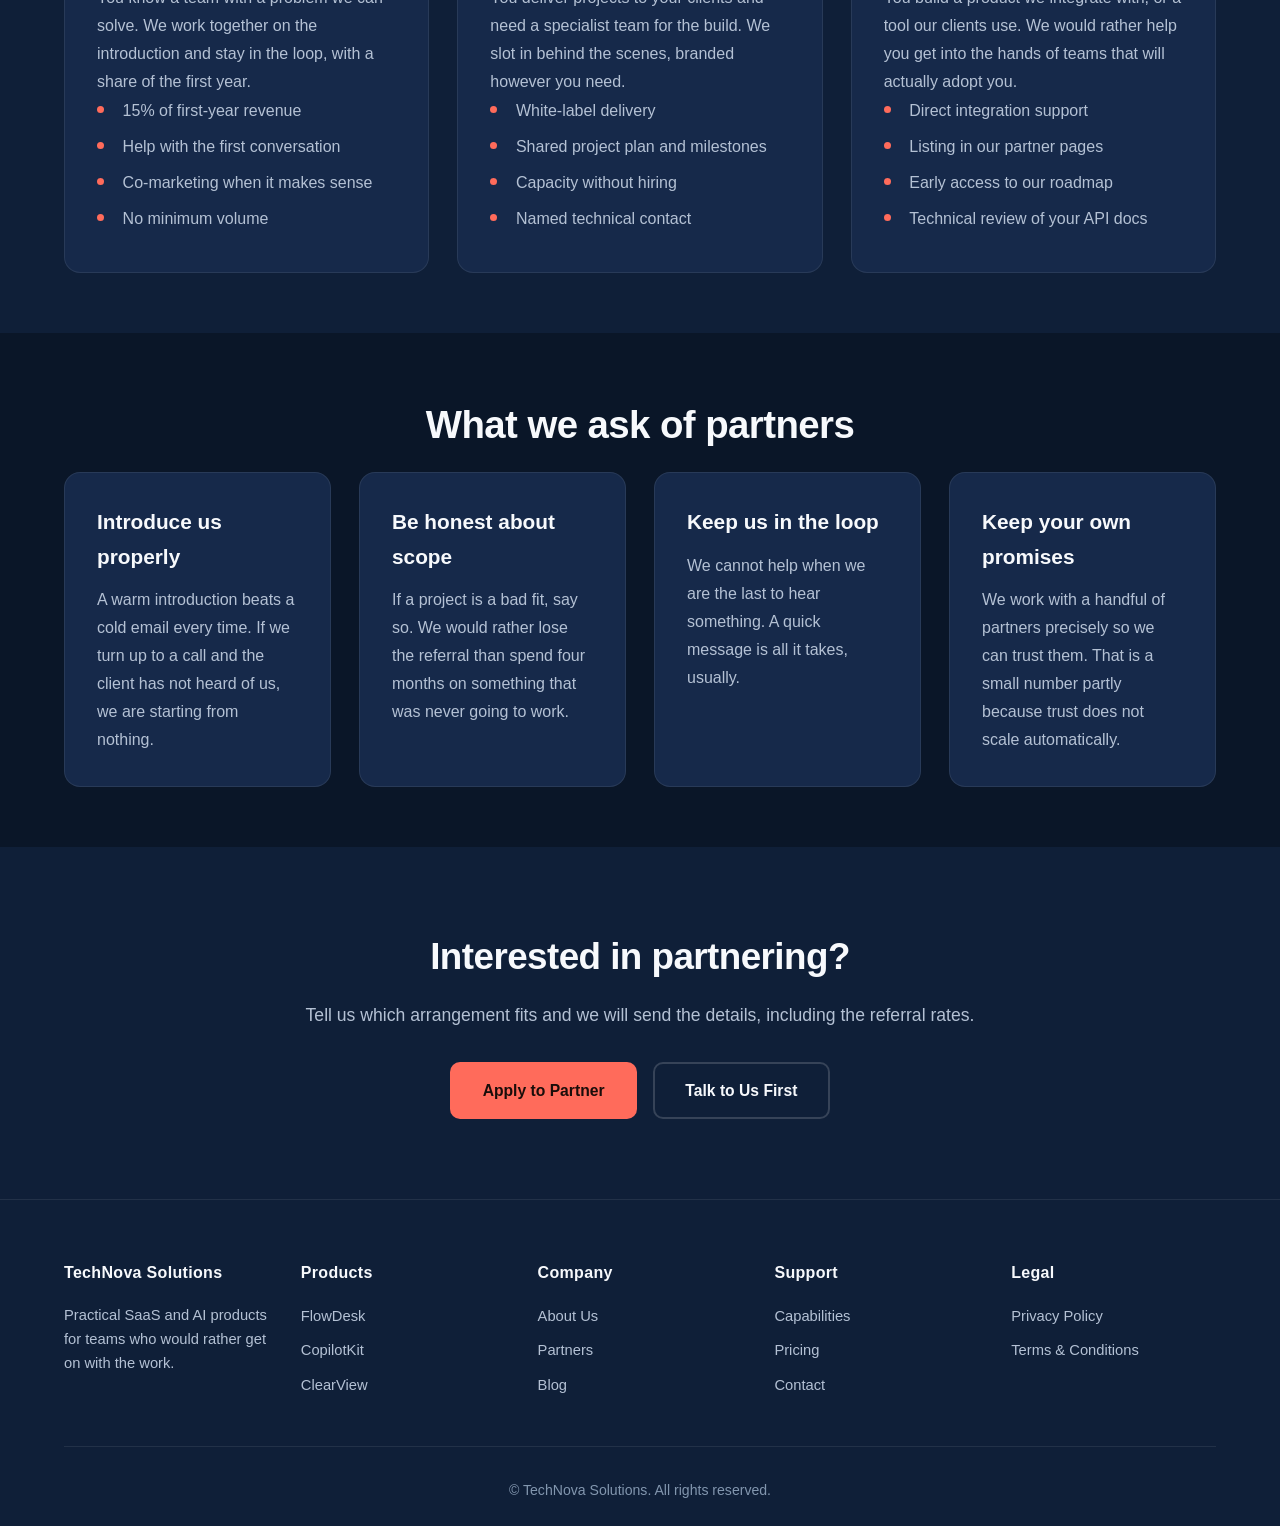
<file: pages/partners.html>
<!DOCTYPE html>
<html lang="en">
<head>
    <meta charset="UTF-8">
    <meta name="viewport" content="width=device-width, initial-scale=1.0">
    <title>Partners - TechNova Solutions</title>
    <meta name="description" content="Work with TechNova as a technology, integration, or delivery partner. Programme tiers, what we expect, and how to apply.">
    <link rel="stylesheet" href="../assets/css/variables.css">
    <link rel="stylesheet" href="../assets/css/styles.css">
    <link rel="icon" type="image/svg+xml" href="../assets/icons/favicon.svg">
    <meta name="theme-color" content="#ff6b5b">
</head>
<body>
    <header class="header">
        <nav class="navbar" aria-label="Main navigation">
            <div class="container">
                <div class="nav-wrapper">
                    <div class="logo">
                        <a href="../index.html" aria-label="TechNova Solutions home">
                            <img src="../assets/img/logo.svg" alt="TechNova Solutions">
                        </a>
                    </div>
                    <button class="menu-toggle" id="menuToggle" aria-expanded="false" aria-controls="navMenu" aria-label="Toggle navigation">
                        <span></span><span></span><span></span>
                    </button>
                    <ul class="nav-menu" id="navMenu">
                        <li><a href="../index.html">Home</a></li>
                        <li><a href="products.html">Products</a></li>
                        <li><a href="services.html">Capabilities</a></li>
                        <li><a href="pricing.html">Pricing</a></li>
                        <li><a href="solutions.html">Use Cases</a></li>
                        <li><a href="partners.html" class="active">Partners</a></li>
                        <li><a href="about.html">About</a></li>
                        <li><a href="blog.html">Blog</a></li>
                    </ul>
                </div>
            </div>
        </nav>
    </header>

    <main>
        <section class="page-header">
            <div class="container">
                <h1>Working together</h1>
                <p>We work with a small number of partners rather than a long list of logos. Here is what that involves.</p>
            </div>
        </section>

        <section class="content-section">
            <div class="container">
                <h2 class="section-title">Technology partners</h2>
                <p class="section-subtitle">Platforms we build on and support in production.</p>
                <div class="content-grid" style="grid-template-columns:repeat(auto-fit,minmax(230px,1fr));">

                    <div class="card logo-tile">
                        <svg class="icon icon-lg" viewBox="0 0 24 24" aria-hidden="true"><path d="M7 18a5 5 0 0 1-.7-9.96A6.5 6.5 0 0 1 18.7 9.4 4.3 4.3 0 0 1 18 18z"/></svg>
                        <h3>Cloud hosting</h3>
                        <p style="color:var(--primary-color);font-weight:600;font-size:0.9rem;">Primary</p>
                        <p style="margin-top:0.75rem;">We run on mainstream cloud infrastructure, deliberately boring and easy for your team to take over.</p>
                    </div>

                    <div class="card logo-tile">
                        <svg class="icon icon-lg" viewBox="0 0 24 24" aria-hidden="true"><rect x="3" y="4" width="18" height="16" rx="3"/><path d="M3 9h18M7 13h6"/></svg>
                        <h3>Identity providers</h3>
                        <p style="color:var(--primary-color);font-weight:600;font-size:0.9rem;">Certified</p>
                        <p style="margin-top:0.75rem;">Single sign-on and directory sync, tested against the enterprise tiers people actually buy.</p>
                    </div>

                    <div class="card logo-tile">
                        <svg class="icon icon-lg" viewBox="0 0 24 24" aria-hidden="true"><path d="M12 3v6M12 15v6M3 12h6M15 12h6"/><circle cx="12" cy="12" r="3.5"/></svg>
                        <h3>AI providers</h3>
                        <p style="color:var(--primary-color);font-weight:600;font-size:0.9rem;">Multi-provider</p>
                        <p style="margin-top:0.75rem;">We keep model choice swappable so you are not locked to one vendor on day one.</p>
                    </div>

                    <div class="card logo-tile">
                        <svg class="icon icon-lg" viewBox="0 0 24 24" aria-hidden="true"><path d="M4 20V9l6-3v14M10 20V11l6-3v12M16 20v-6l4-2v8"/><path d="M2 20h20"/></svg>
                        <h3>Observability</h3>
                        <p style="color:var(--primary-color);font-weight:600;font-size:0.9rem;">Integrated</p>
                        <p style="margin-top:0.75rem;">Error tracking and uptime monitoring included on every plan, not sold as an upgrade.</p>
                    </div>

                    <div class="card logo-tile">
                        <svg class="icon icon-lg" viewBox="0 0 24 24" aria-hidden="true"><path d="M4 6h16v12H4z"/><path d="M4 9h16M8 13h8"/></svg>
                        <h3>Payments</h3>
                        <p style="color:var(--primary-color);font-weight:600;font-size:0.9rem;">Integrated</p>
                        <p style="margin-top:0.75rem;">Subscription billing and invoicing, with regional tax handling handled.</p>
                    </div>

                    <div class="card logo-tile">
                        <svg class="icon icon-lg" viewBox="0 0 24 24" aria-hidden="true"><circle cx="12" cy="12" r="9"/><path d="M12 7v5l3 2"/></svg>
                        <h3>Scheduling</h3>
                        <p style="color:var(--primary-color);font-weight:600;font-size:0.9rem;">Integrated</p>
                        <p style="margin-top:0.75rem;">Background jobs and queues, with alerting that tells a human when something breaks.</p>
                    </div>

                </div>
            </div>
        </section>

        <section class="content-section content-section-alt">
            <div class="container">
                <h2 class="section-title">Ways to partner with us</h2>
                <p class="section-subtitle">Three arrangements, depending on how you would rather work.</p>
                <div class="content-grid" style="grid-template-columns:repeat(auto-fit,minmax(280px,1fr));">

                    <div class="card">
                        <div class="feature-icon">
                            <svg class="icon" viewBox="0 0 24 24" aria-hidden="true"><path d="M8 12 11 15 16 9"/><path d="M12 3 4 6v6c0 4.4 3.4 8.3 8 9 4.6-.7 8-4.6 8-9V6z"/></svg>
                        </div>
                        <h3>Referral partner</h3>
                        <p>You know a team with a problem we can solve. We work together on the introduction and stay in the loop, with a share of the first year.</p>
                        <ul class="checklist">
                            <li>15% of first-year revenue</li>
                            <li>Help with the first conversation</li>
                            <li>Co-marketing when it makes sense</li>
                            <li>No minimum volume</li>
                        </ul>
                    </div>

                    <div class="card">
                        <div class="feature-icon">
                            <svg class="icon" viewBox="0 0 24 24" aria-hidden="true"><path d="M4 7h16v12H4z"/><path d="M4 11h16M8 15h5"/></svg>
                        </div>
                        <h3>Delivery partner</h3>
                        <p>You deliver projects to your clients and need a specialist team for the build. We slot in behind the scenes, branded however you need.</p>
                        <ul class="checklist">
                            <li>White-label delivery</li>
                            <li>Shared project plan and milestones</li>
                            <li>Capacity without hiring</li>
                            <li>Named technical contact</li>
                        </ul>
                    </div>

                    <div class="card">
                        <div class="feature-icon">
                            <svg class="icon" viewBox="0 0 24 24" aria-hidden="true"><circle cx="12" cy="12" r="9"/><path d="M12 8v8M8.5 9.5a3.5 3.5 0 0 1 7 0c0 2.5-3.5 2.5-3.5 5"/></svg>
                        </div>
                        <h3>Technology partner</h3>
                        <p>You build a product we integrate with, or a tool our clients use. We would rather help you get into the hands of teams that will actually adopt you.</p>
                        <ul class="checklist">
                            <li>Direct integration support</li>
                            <li>Listing in our partner pages</li>
                            <li>Early access to our roadmap</li>
                            <li>Technical review of your API docs</li>
                        </ul>
                    </div>

                </div>
            </div>
        </section>

        <section class="content-section">
            <div class="container">
                <h2 class="section-title">What we ask of partners</h2>
                <div class="content-grid" style="grid-template-columns:repeat(auto-fit,minmax(260px,1fr));">
                    <div class="card">
                        <h3>Introduce us properly</h3>
                        <p>A warm introduction beats a cold email every time. If we turn up to a call and the client has not heard of us, we are starting from nothing.</p>
                    </div>
                    <div class="card">
                        <h3>Be honest about scope</h3>
                        <p>If a project is a bad fit, say so. We would rather lose the referral than spend four months on something that was never going to work.</p>
                    </div>
                    <div class="card">
                        <h3>Keep us in the loop</h3>
                        <p>We cannot help when we are the last to hear something. A quick message is all it takes, usually.</p>
                    </div>
                    <div class="card">
                        <h3>Keep your own promises</h3>
                        <p>We work with a handful of partners precisely so we can trust them. That is a small number partly because trust does not scale automatically.</p>
                    </div>
                </div>
            </div>
        </section>

        <section class="cta">
            <div class="container">
                <h2>Interested in partnering?</h2>
                <p>Tell us which arrangement fits and we will send the details, including the referral rates.</p>
                <div class="cta-buttons">
                    <a href="about.html#contact" class="btn btn-primary">Apply to Partner</a>
                    <a href="about.html" class="btn btn-secondary">Talk to Us First</a>
                </div>
            </div>
        </section>
    </main>

    <footer class="footer">
        <div class="container">
            <div class="footer-grid">
                <div class="footer-column">
                    <h4>TechNova Solutions</h4>
                    <p>Practical SaaS and AI products for teams who would rather get on with the work.</p>
                </div>
                <div class="footer-column">
                    <h4>Products</h4>
                    <ul>
                        <li><a href="products.html">FlowDesk</a></li>
                        <li><a href="products.html">CopilotKit</a></li>
                        <li><a href="products.html">ClearView</a></li>
                    </ul>
                </div>
                <div class="footer-column">
                    <h4>Company</h4>
                    <ul>
                        <li><a href="about.html">About Us</a></li>
                        <li><a href="partners.html">Partners</a></li>
                        <li><a href="blog.html">Blog</a></li>
                    </ul>
                </div>
                <div class="footer-column">
                    <h4>Support</h4>
                    <ul>
                        <li><a href="services.html">Capabilities</a></li>
                        <li><a href="pricing.html">Pricing</a></li>
                        <li><a href="about.html#contact">Contact</a></li>
                    </ul>
                </div>
                <div class="footer-column">
                    <h4>Legal</h4>
                    <ul>
                        <li><a href="../privacy-policy.html">Privacy Policy</a></li>
                        <li><a href="../terms.html">Terms &amp; Conditions</a></li>
                    </ul>
                </div>
            </div>
            <div class="footer-bottom">
                <p>&copy; TechNova Solutions. All rights reserved.</p>
            </div>
        </div>
    </footer>

    <script src="../js/main.js"></script>
</body>
</html>
</file>
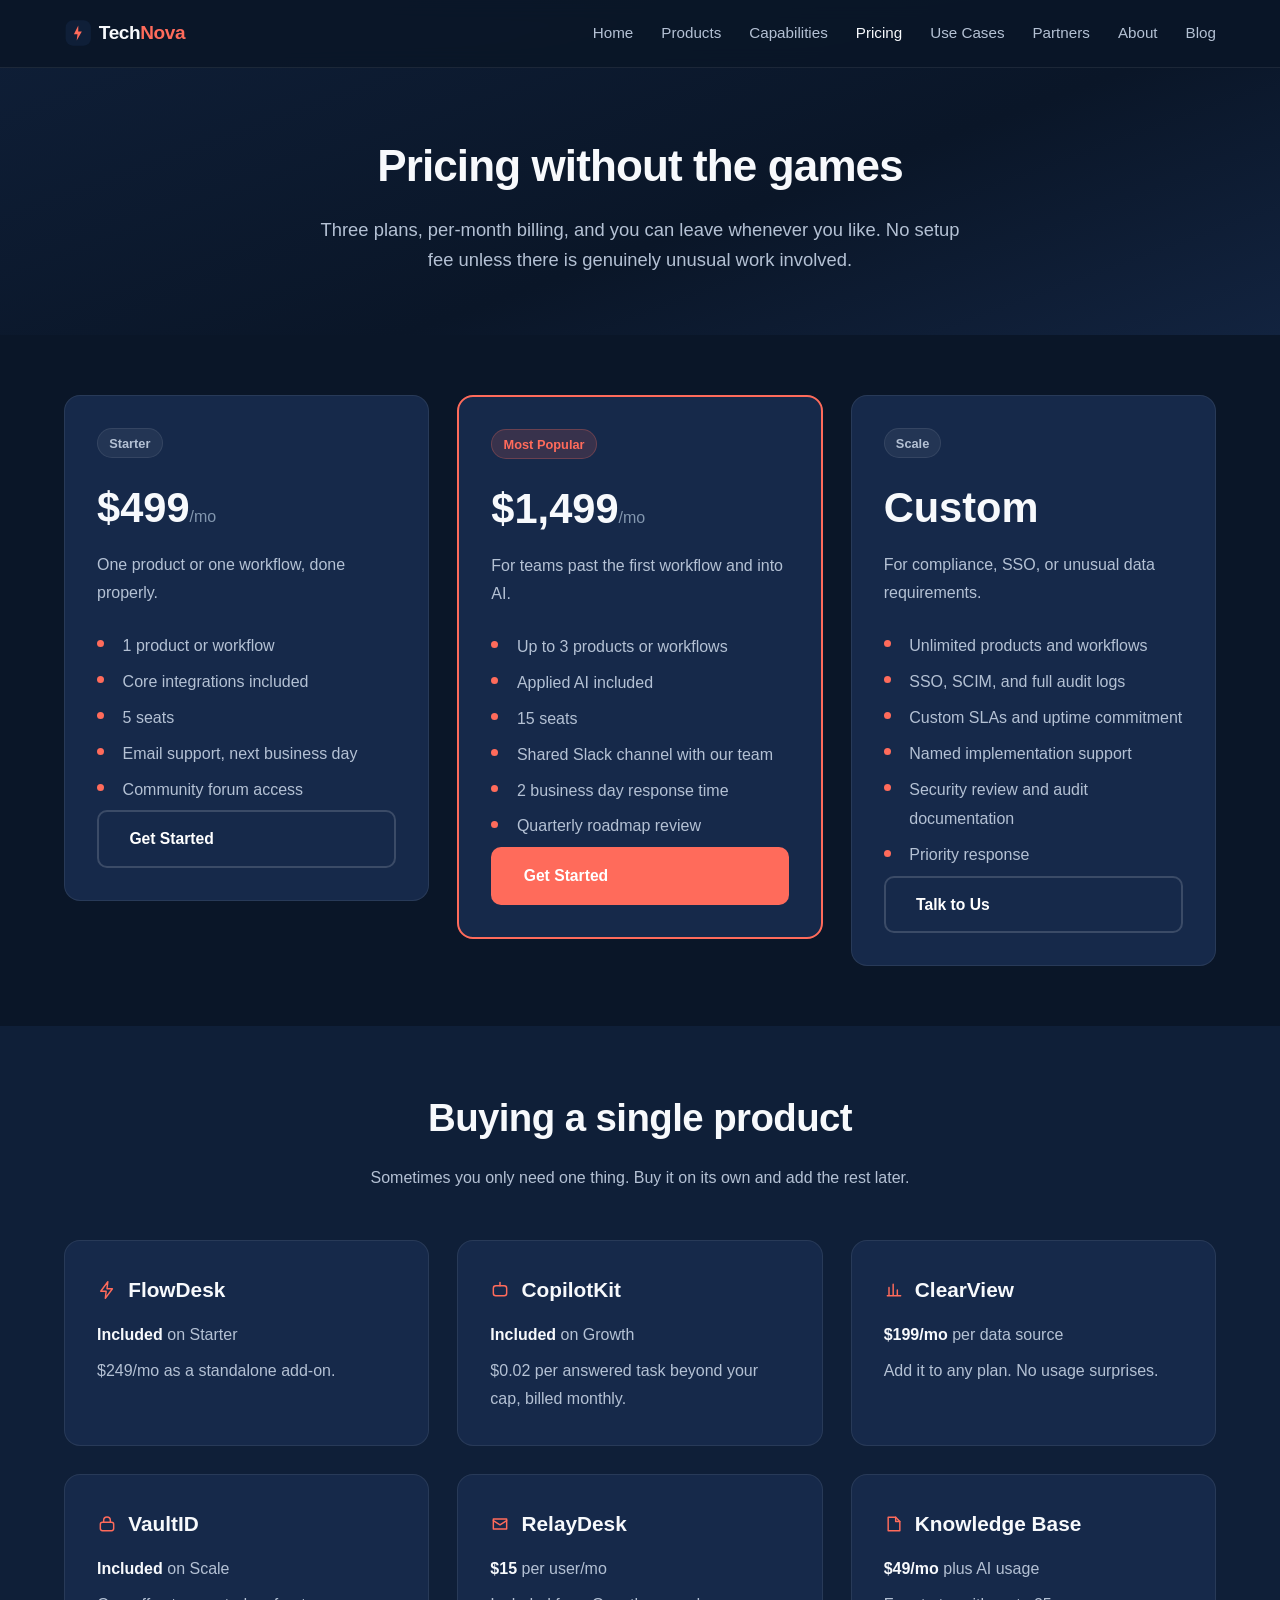
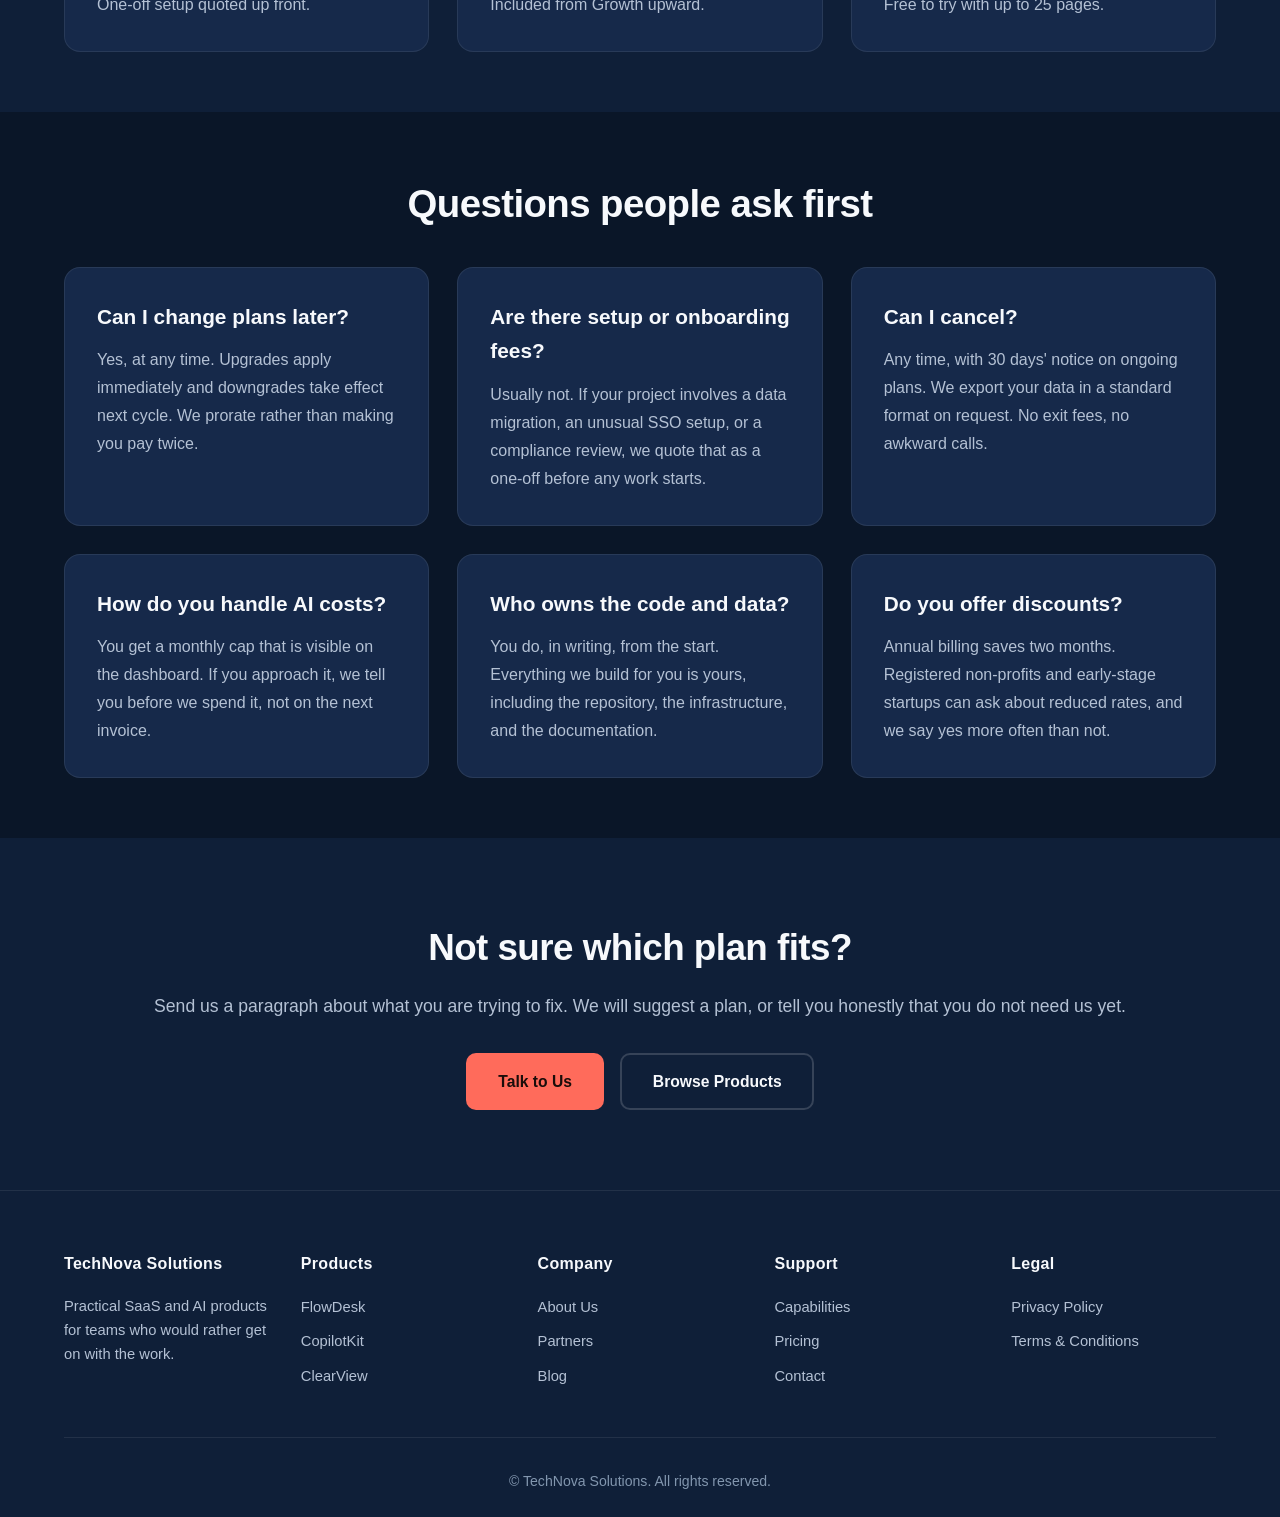
<file: pages/pricing.html>
<!DOCTYPE html>
<html lang="en">
<head>
    <meta charset="UTF-8">
    <meta name="viewport" content="width=device-width, initial-scale=1.0">
    <title>Pricing - TechNova Solutions</title>
    <meta name="description" content="Straightforward SaaS pricing: Starter, Growth, and Scale plans, plus per-product pricing. No lock-in contracts and no surprise AI bills.">
    <link rel="stylesheet" href="../assets/css/variables.css">
    <link rel="stylesheet" href="../assets/css/styles.css">
    <link rel="icon" type="image/svg+xml" href="../assets/icons/favicon.svg">
    <meta name="theme-color" content="#ff6b5b">
</head>
<body>
    <header class="header">
        <nav class="navbar" aria-label="Main navigation">
            <div class="container">
                <div class="nav-wrapper">
                    <div class="logo">
                        <a href="../index.html" aria-label="TechNova Solutions home">
                            <img src="../assets/img/logo.svg" alt="TechNova Solutions">
                        </a>
                    </div>
                    <button class="menu-toggle" id="menuToggle" aria-expanded="false" aria-controls="navMenu" aria-label="Toggle navigation">
                        <span></span><span></span><span></span>
                    </button>
                    <ul class="nav-menu" id="navMenu">
                        <li><a href="../index.html">Home</a></li>
                        <li><a href="products.html">Products</a></li>
                        <li><a href="services.html">Capabilities</a></li>
                        <li><a href="pricing.html" class="active">Pricing</a></li>
                        <li><a href="solutions.html">Use Cases</a></li>
                        <li><a href="partners.html">Partners</a></li>
                        <li><a href="about.html">About</a></li>
                        <li><a href="blog.html">Blog</a></li>
                    </ul>
                </div>
            </div>
        </nav>
    </header>

    <main>
        <section class="page-header">
            <div class="container">
                <h1>Pricing without the games</h1>
                <p>Three plans, per-month billing, and you can leave whenever you like. No setup fee unless there is genuinely unusual work involved.</p>
            </div>
        </section>

        <section class="content-section">
            <div class="container">
                <div style="display:grid;grid-template-columns:repeat(auto-fit,minmax(300px,1fr));gap:1.75rem;align-items:start;">

                    <div class="card">
                        <span class="tag tag-muted">Starter</span>
                        <p style="font-size:2.6rem;font-weight:800;color:var(--text-primary);margin:0.9rem 0 0.35rem;">$499<span style="font-size:1rem;color:var(--text-muted);font-weight:500;">/mo</span></p>
                        <p style="margin-bottom:1.5rem;">One product or one workflow, done properly.</p>
                        <ul class="checklist">
                            <li>1 product or workflow</li>
                            <li>Core integrations included</li>
                            <li>5 seats</li>
                            <li>Email support, next business day</li>
                            <li>Community forum access</li>
                        </ul>
                        <a href="about.html#contact" class="btn btn-secondary" style="width:100%;">Get Started</a>
                    </div>

                    <div class="card" style="border:2px solid var(--primary-color);">
                        <span class="tag">Most Popular</span>
                        <p style="font-size:2.6rem;font-weight:800;color:var(--text-primary);margin:0.9rem 0 0.35rem;">$1,499<span style="font-size:1rem;color:var(--text-muted);font-weight:500;">/mo</span></p>
                        <p style="margin-bottom:1.5rem;">For teams past the first workflow and into AI.</p>
                        <ul class="checklist">
                            <li>Up to 3 products or workflows</li>
                            <li>Applied AI included</li>
                            <li>15 seats</li>
                            <li>Shared Slack channel with our team</li>
                            <li>2 business day response time</li>
                            <li>Quarterly roadmap review</li>
                        </ul>
                        <a href="about.html#contact" class="btn btn-primary" style="width:100%;">Get Started</a>
                    </div>

                    <div class="card">
                        <span class="tag tag-muted">Scale</span>
                        <p style="font-size:2.6rem;font-weight:800;color:var(--text-primary);margin:0.9rem 0 0.35rem;">Custom</p>
                        <p style="margin-bottom:1.5rem;">For compliance, SSO, or unusual data requirements.</p>
                        <ul class="checklist">
                            <li>Unlimited products and workflows</li>
                            <li>SSO, SCIM, and full audit logs</li>
                            <li>Custom SLAs and uptime commitment</li>
                            <li>Named implementation support</li>
                            <li>Security review and audit documentation</li>
                            <li>Priority response</li>
                        </ul>
                        <a href="about.html#contact" class="btn btn-secondary" style="width:100%;">Talk to Us</a>
                    </div>

                </div>
            </div>
        </section>

        <section class="content-section content-section-alt">
            <div class="container">
                <h2 class="section-title">Buying a single product</h2>
                <p class="section-subtitle">Sometimes you only need one thing. Buy it on its own and add the rest later.</p>
                <div class="content-grid" style="grid-template-columns:repeat(auto-fit,minmax(280px,1fr));">

                    <div class="card">
                        <div style="display:flex;align-items:center;gap:0.7rem;margin-bottom:0.85rem;">
                            <svg class="icon icon-sm" viewBox="0 0 24 24" style="color:var(--primary-color)" aria-hidden="true"><path d="M13 2 4.5 13.5H11l-1 8.5 8.5-11.5H12z"/></svg>
                            <h3 style="margin-bottom:0;">FlowDesk</h3>
                        </div>
                        <p style="margin-bottom:0.5rem;"><strong style="color:var(--text-primary);">Included</strong> on Starter</p>
                        <p>$249/mo as a standalone add-on.</p>
                    </div>

                    <div class="card">
                        <div style="display:flex;align-items:center;gap:0.7rem;margin-bottom:0.85rem;">
                            <svg class="icon icon-sm" viewBox="0 0 24 24" style="color:var(--primary-color)" aria-hidden="true"><rect x="4" y="7" width="16" height="12" rx="3"/><path d="M12 3v4"/></svg>
                            <h3 style="margin-bottom:0;">CopilotKit</h3>
                        </div>
                        <p style="margin-bottom:0.5rem;"><strong style="color:var(--text-primary);">Included</strong> on Growth</p>
                        <p>$0.02 per answered task beyond your cap, billed monthly.</p>
                    </div>

                    <div class="card">
                        <div style="display:flex;align-items:center;gap:0.7rem;margin-bottom:0.85rem;">
                            <svg class="icon icon-sm" viewBox="0 0 24 24" style="color:var(--primary-color)" aria-hidden="true"><path d="M4 19h16M6 19V9M11 19V5M16 19v-7"/></svg>
                            <h3 style="margin-bottom:0;">ClearView</h3>
                        </div>
                        <p style="margin-bottom:0.5rem;"><strong style="color:var(--text-primary);">$199/mo</strong> per data source</p>
                        <p>Add it to any plan. No usage surprises.</p>
                    </div>

                    <div class="card">
                        <div style="display:flex;align-items:center;gap:0.7rem;margin-bottom:0.85rem;">
                            <svg class="icon icon-sm" viewBox="0 0 24 24" style="color:var(--primary-color)" aria-hidden="true"><rect x="4" y="10" width="16" height="10" rx="2.5"/><path d="M8 10V7.5a4 4 0 0 1 8 0V10"/></svg>
                            <h3 style="margin-bottom:0;">VaultID</h3>
                        </div>
                        <p style="margin-bottom:0.5rem;"><strong style="color:var(--text-primary);">Included</strong> on Scale</p>
                        <p>One-off setup quoted up front.</p>
                    </div>

                    <div class="card">
                        <div style="display:flex;align-items:center;gap:0.7rem;margin-bottom:0.85rem;">
                            <svg class="icon icon-sm" viewBox="0 0 24 24" style="color:var(--primary-color)" aria-hidden="true"><path d="M4 6h16v12H4z"/><path d="M4 8l8 5 8-5"/></svg>
                            <h3 style="margin-bottom:0;">RelayDesk</h3>
                        </div>
                        <p style="margin-bottom:0.5rem;"><strong style="color:var(--text-primary);">$15</strong> per user/mo</p>
                        <p>Included from Growth upward.</p>
                    </div>

                    <div class="card">
                        <div style="display:flex;align-items:center;gap:0.7rem;margin-bottom:0.85rem;">
                            <svg class="icon icon-sm" viewBox="0 0 24 24" style="color:var(--primary-color)" aria-hidden="true"><path d="M5 4h9l5 5v11H5z"/><path d="M14 4v5h5"/></svg>
                            <h3 style="margin-bottom:0;">Knowledge Base</h3>
                        </div>
                        <p style="margin-bottom:0.5rem;"><strong style="color:var(--text-primary);">$49/mo</strong> plus AI usage</p>
                        <p>Free to try with up to 25 pages.</p>
                    </div>

                </div>
            </div>
        </section>

        <section class="content-section">
            <div class="container">
                <h2 class="section-title">Questions people ask first</h2>
                <div class="content-grid" style="grid-template-columns:repeat(auto-fit,minmax(300px,1fr));margin-top:2rem;">
                    <div class="card">
                        <h3>Can I change plans later?</h3>
                        <p>Yes, at any time. Upgrades apply immediately and downgrades take effect next cycle. We prorate rather than making you pay twice.</p>
                    </div>
                    <div class="card">
                        <h3>Are there setup or onboarding fees?</h3>
                        <p>Usually not. If your project involves a data migration, an unusual SSO setup, or a compliance review, we quote that as a one-off before any work starts.</p>
                    </div>
                    <div class="card">
                        <h3>Can I cancel?</h3>
                        <p>Any time, with 30 days' notice on ongoing plans. We export your data in a standard format on request. No exit fees, no awkward calls.</p>
                    </div>
                    <div class="card">
                        <h3>How do you handle AI costs?</h3>
                        <p>You get a monthly cap that is visible on the dashboard. If you approach it, we tell you before we spend it, not on the next invoice.</p>
                    </div>
                    <div class="card">
                        <h3>Who owns the code and data?</h3>
                        <p>You do, in writing, from the start. Everything we build for you is yours, including the repository, the infrastructure, and the documentation.</p>
                    </div>
                    <div class="card">
                        <h3>Do you offer discounts?</h3>
                        <p>Annual billing saves two months. Registered non-profits and early-stage startups can ask about reduced rates, and we say yes more often than not.</p>
                    </div>
                </div>
            </div>
        </section>

        <section class="cta">
            <div class="container">
                <h2>Not sure which plan fits?</h2>
                <p>Send us a paragraph about what you are trying to fix. We will suggest a plan, or tell you honestly that you do not need us yet.</p>
                <div class="cta-buttons">
                    <a href="about.html#contact" class="btn btn-primary">Talk to Us</a>
                    <a href="products.html" class="btn btn-secondary">Browse Products</a>
                </div>
            </div>
        </section>
    </main>

    <footer class="footer">
        <div class="container">
            <div class="footer-grid">
                <div class="footer-column">
                    <h4>TechNova Solutions</h4>
                    <p>Practical SaaS and AI products for teams who would rather get on with the work.</p>
                </div>
                <div class="footer-column">
                    <h4>Products</h4>
                    <ul>
                        <li><a href="products.html">FlowDesk</a></li>
                        <li><a href="products.html">CopilotKit</a></li>
                        <li><a href="products.html">ClearView</a></li>
                    </ul>
                </div>
                <div class="footer-column">
                    <h4>Company</h4>
                    <ul>
                        <li><a href="about.html">About Us</a></li>
                        <li><a href="partners.html">Partners</a></li>
                        <li><a href="blog.html">Blog</a></li>
                    </ul>
                </div>
                <div class="footer-column">
                    <h4>Support</h4>
                    <ul>
                        <li><a href="services.html">Capabilities</a></li>
                        <li><a href="pricing.html">Pricing</a></li>
                        <li><a href="about.html#contact">Contact</a></li>
                    </ul>
                </div>
                <div class="footer-column">
                    <h4>Legal</h4>
                    <ul>
                        <li><a href="../privacy-policy.html">Privacy Policy</a></li>
                        <li><a href="../terms.html">Terms &amp; Conditions</a></li>
                    </ul>
                </div>
            </div>
            <div class="footer-bottom">
                <p>&copy; TechNova Solutions. All rights reserved.</p>
            </div>
        </div>
    </footer>

    <script src="../js/main.js"></script>
</body>
</html>
</file>
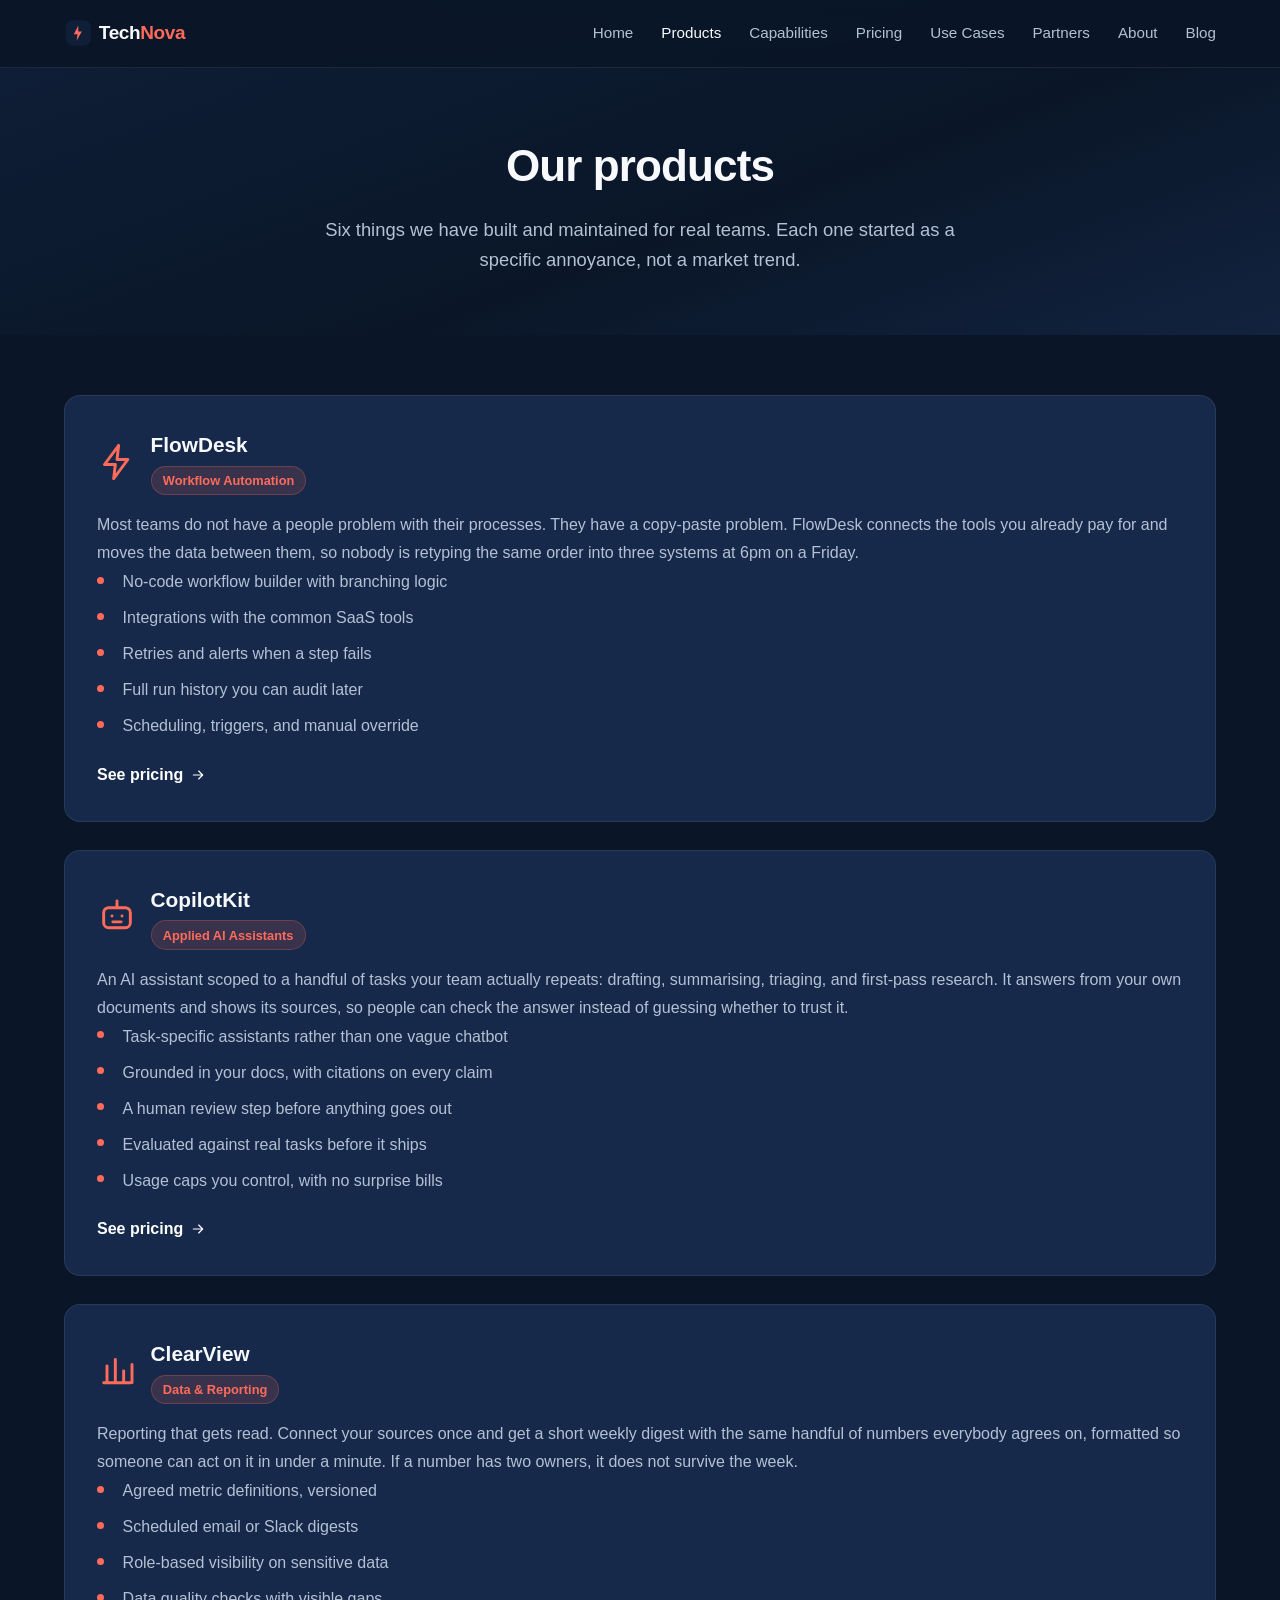
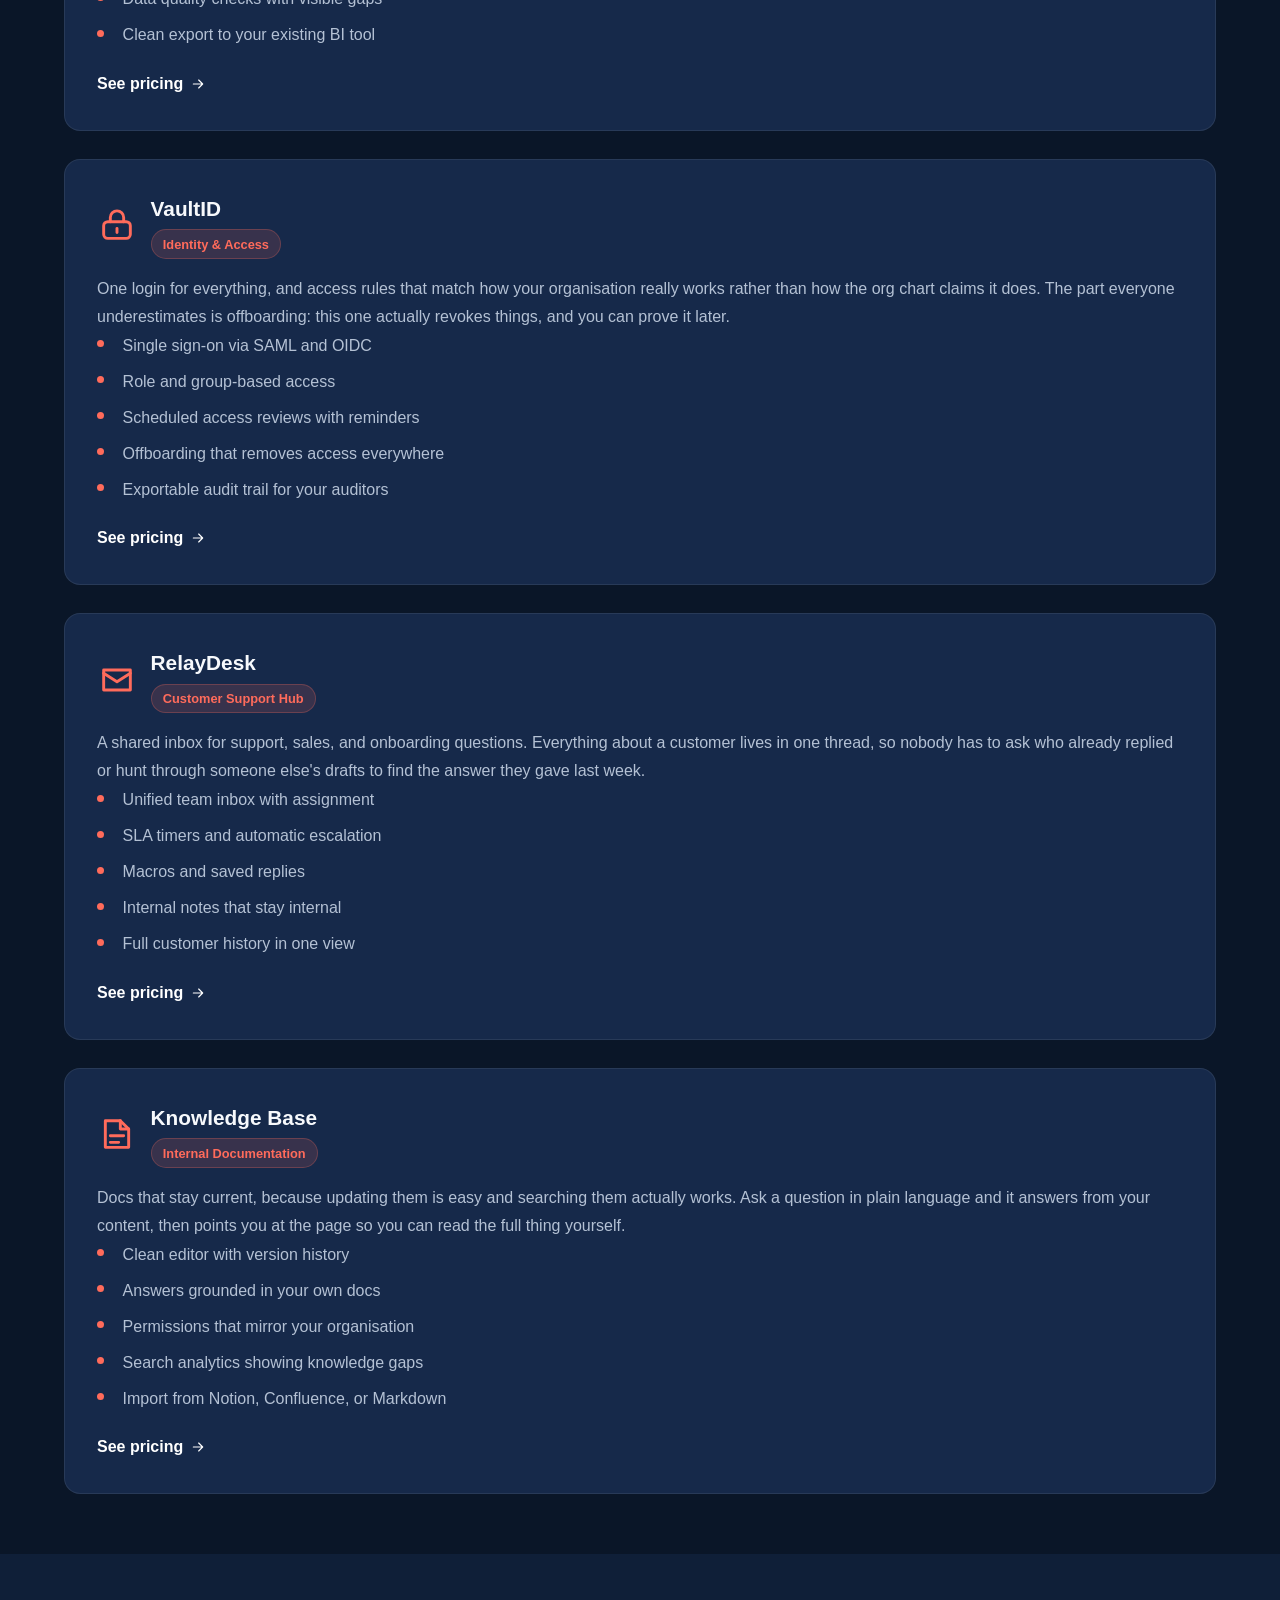
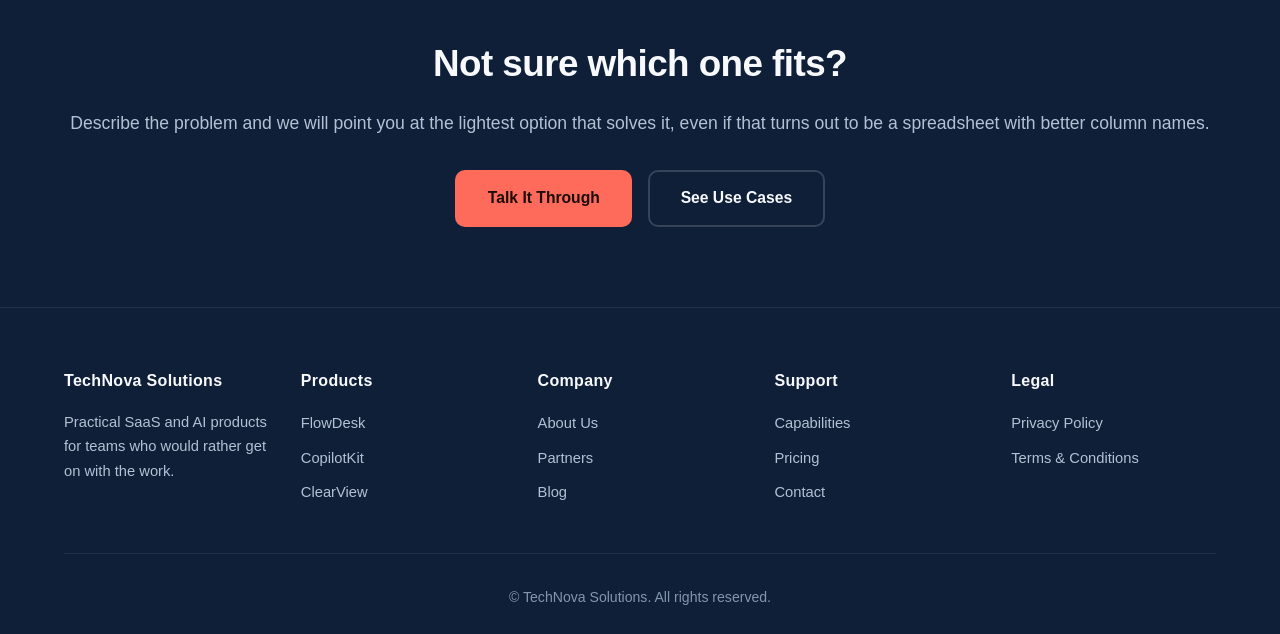
<file: pages/products.html>
<!DOCTYPE html>
<html lang="en">
<head>
    <meta charset="UTF-8">
    <meta name="viewport" content="width=device-width, initial-scale=1.0">
    <title>Products - TechNova Solutions</title>
    <meta name="description" content="FlowDesk, CopilotKit, ClearView, VaultID, RelayDesk and Knowledge Base: practical SaaS and AI products built around specific, real problems.">
    <link rel="stylesheet" href="../assets/css/variables.css">
    <link rel="stylesheet" href="../assets/css/styles.css">
    <link rel="icon" type="image/svg+xml" href="../assets/icons/favicon.svg">
    <meta name="theme-color" content="#ff6b5b">
</head>
<body>
    <header class="header">
        <nav class="navbar" aria-label="Main navigation">
            <div class="container">
                <div class="nav-wrapper">
                    <div class="logo">
                        <a href="../index.html" aria-label="TechNova Solutions home">
                            <img src="../assets/img/logo.svg" alt="TechNova Solutions">
                        </a>
                    </div>
                    <button class="menu-toggle" id="menuToggle" aria-expanded="false" aria-controls="navMenu" aria-label="Toggle navigation">
                        <span></span><span></span><span></span>
                    </button>
                    <ul class="nav-menu" id="navMenu">
                        <li><a href="../index.html">Home</a></li>
                        <li><a href="products.html" class="active">Products</a></li>
                        <li><a href="services.html">Capabilities</a></li>
                        <li><a href="pricing.html">Pricing</a></li>
                        <li><a href="solutions.html">Use Cases</a></li>
                        <li><a href="partners.html">Partners</a></li>
                        <li><a href="about.html">About</a></li>
                        <li><a href="blog.html">Blog</a></li>
                    </ul>
                </div>
            </div>
        </nav>
    </header>

    <main>
        <section class="page-header">
            <div class="container">
                <h1>Our products</h1>
                <p>Six things we have built and maintained for real teams. Each one started as a specific annoyance, not a market trend.</p>
            </div>
        </section>

        <section class="content-section">
            <div class="container">
                <div class="content-grid">

                    <article class="card">
                        <div style="display:flex;align-items:center;gap:0.85rem;margin-bottom:1rem;">
                            <svg class="icon icon-lg" viewBox="0 0 24 24" style="color:var(--primary-color)" aria-hidden="true"><path d="M13 2 4.5 13.5H11l-1 8.5 8.5-11.5H12z"/></svg>
                            <div>
                                <h3 style="margin-bottom:0.2rem;">FlowDesk</h3>
                                <span class="tag">Workflow Automation</span>
                            </div>
                        </div>
                        <p>Most teams do not have a people problem with their processes. They have a copy-paste problem. FlowDesk connects the tools you already pay for and moves the data between them, so nobody is retyping the same order into three systems at 6pm on a Friday.</p>
                        <ul class="checklist">
                            <li>No-code workflow builder with branching logic</li>
                            <li>Integrations with the common SaaS tools</li>
                            <li>Retries and alerts when a step fails</li>
                            <li>Full run history you can audit later</li>
                            <li>Scheduling, triggers, and manual override</li>
                        </ul>
                        <p style="margin-top:1.25rem;"><a href="pricing.html" class="btn-link">See pricing <svg class="icon icon-xs" viewBox="0 0 24 24" aria-hidden="true"><path d="M5 12h13M13 6l6 6-6 6"/></svg></a></p>
                    </article>

                    <article class="card">
                        <div style="display:flex;align-items:center;gap:0.85rem;margin-bottom:1rem;">
                            <svg class="icon icon-lg" viewBox="0 0 24 24" style="color:var(--primary-color)" aria-hidden="true"><rect x="4" y="7" width="16" height="12" rx="3"/><path d="M12 3v4M9 12h.01M15 12h.01M9.5 15.5h5"/></svg>
                            <div>
                                <h3 style="margin-bottom:0.2rem;">CopilotKit</h3>
                                <span class="tag">Applied AI Assistants</span>
                            </div>
                        </div>
                        <p>An AI assistant scoped to a handful of tasks your team actually repeats: drafting, summarising, triaging, and first-pass research. It answers from your own documents and shows its sources, so people can check the answer instead of guessing whether to trust it.</p>
                        <ul class="checklist">
                            <li>Task-specific assistants rather than one vague chatbot</li>
                            <li>Grounded in your docs, with citations on every claim</li>
                            <li>A human review step before anything goes out</li>
                            <li>Evaluated against real tasks before it ships</li>
                            <li>Usage caps you control, with no surprise bills</li>
                        </ul>
                        <p style="margin-top:1.25rem;"><a href="pricing.html" class="btn-link">See pricing <svg class="icon icon-xs" viewBox="0 0 24 24" aria-hidden="true"><path d="M5 12h13M13 6l6 6-6 6"/></svg></a></p>
                    </article>

                    <article class="card">
                        <div style="display:flex;align-items:center;gap:0.85rem;margin-bottom:1rem;">
                            <svg class="icon icon-lg" viewBox="0 0 24 24" style="color:var(--primary-color)" aria-hidden="true"><path d="M4 19h16M6 19V9M11 19V5M16 19v-7M21 19V8"/></svg>
                            <div>
                                <h3 style="margin-bottom:0.2rem;">ClearView</h3>
                                <span class="tag">Data &amp; Reporting</span>
                            </div>
                        </div>
                        <p>Reporting that gets read. Connect your sources once and get a short weekly digest with the same handful of numbers everybody agrees on, formatted so someone can act on it in under a minute. If a number has two owners, it does not survive the week.</p>
                        <ul class="checklist">
                            <li>Agreed metric definitions, versioned</li>
                            <li>Scheduled email or Slack digests</li>
                            <li>Role-based visibility on sensitive data</li>
                            <li>Data quality checks with visible gaps</li>
                            <li>Clean export to your existing BI tool</li>
                        </ul>
                        <p style="margin-top:1.25rem;"><a href="pricing.html" class="btn-link">See pricing <svg class="icon icon-xs" viewBox="0 0 24 24" aria-hidden="true"><path d="M5 12h13M13 6l6 6-6 6"/></svg></a></p>
                    </article>

                    <article class="card">
                        <div style="display:flex;align-items:center;gap:0.85rem;margin-bottom:1rem;">
                            <svg class="icon icon-lg" viewBox="0 0 24 24" style="color:var(--primary-color)" aria-hidden="true"><rect x="4" y="10" width="16" height="10" rx="2.5"/><path d="M8 10V7.5a4 4 0 0 1 8 0V10M12 14v2.5"/></svg>
                            <div>
                                <h3 style="margin-bottom:0.2rem;">VaultID</h3>
                                <span class="tag">Identity &amp; Access</span>
                            </div>
                        </div>
                        <p>One login for everything, and access rules that match how your organisation really works rather than how the org chart claims it does. The part everyone underestimates is offboarding: this one actually revokes things, and you can prove it later.</p>
                        <ul class="checklist">
                            <li>Single sign-on via SAML and OIDC</li>
                            <li>Role and group-based access</li>
                            <li>Scheduled access reviews with reminders</li>
                            <li>Offboarding that removes access everywhere</li>
                            <li>Exportable audit trail for your auditors</li>
                        </ul>
                        <p style="margin-top:1.25rem;"><a href="pricing.html" class="btn-link">See pricing <svg class="icon icon-xs" viewBox="0 0 24 24" aria-hidden="true"><path d="M5 12h13M13 6l6 6-6 6"/></svg></a></p>
                    </article>

                    <article class="card">
                        <div style="display:flex;align-items:center;gap:0.85rem;margin-bottom:1rem;">
                            <svg class="icon icon-lg" viewBox="0 0 24 24" style="color:var(--primary-color)" aria-hidden="true"><path d="M4 6h16v12H4z"/><path d="M4 8l8 5 8-5"/></svg>
                            <div>
                                <h3 style="margin-bottom:0.2rem;">RelayDesk</h3>
                                <span class="tag">Customer Support Hub</span>
                            </div>
                        </div>
                        <p>A shared inbox for support, sales, and onboarding questions. Everything about a customer lives in one thread, so nobody has to ask who already replied or hunt through someone else's drafts to find the answer they gave last week.</p>
                        <ul class="checklist">
                            <li>Unified team inbox with assignment</li>
                            <li>SLA timers and automatic escalation</li>
                            <li>Macros and saved replies</li>
                            <li>Internal notes that stay internal</li>
                            <li>Full customer history in one view</li>
                        </ul>
                        <p style="margin-top:1.25rem;"><a href="pricing.html" class="btn-link">See pricing <svg class="icon icon-xs" viewBox="0 0 24 24" aria-hidden="true"><path d="M5 12h13M13 6l6 6-6 6"/></svg></a></p>
                    </article>

                    <article class="card">
                        <div style="display:flex;align-items:center;gap:0.85rem;margin-bottom:1rem;">
                            <svg class="icon icon-lg" viewBox="0 0 24 24" style="color:var(--primary-color)" aria-hidden="true"><path d="M5 4h9l5 5v11H5z"/><path d="M14 4v5h5M8 13h8M8 17h5"/></svg>
                            <div>
                                <h3 style="margin-bottom:0.2rem;">Knowledge Base</h3>
                                <span class="tag">Internal Documentation</span>
                            </div>
                        </div>
                        <p>Docs that stay current, because updating them is easy and searching them actually works. Ask a question in plain language and it answers from your content, then points you at the page so you can read the full thing yourself.</p>
                        <ul class="checklist">
                            <li>Clean editor with version history</li>
                            <li>Answers grounded in your own docs</li>
                            <li>Permissions that mirror your organisation</li>
                            <li>Search analytics showing knowledge gaps</li>
                            <li>Import from Notion, Confluence, or Markdown</li>
                        </ul>
                        <p style="margin-top:1.25rem;"><a href="pricing.html" class="btn-link">See pricing <svg class="icon icon-xs" viewBox="0 0 24 24" aria-hidden="true"><path d="M5 12h13M13 6l6 6-6 6"/></svg></a></p>
                    </article>

                </div>
            </div>
        </section>

        <section class="cta">
            <div class="container">
                <h2>Not sure which one fits?</h2>
                <p>Describe the problem and we will point you at the lightest option that solves it, even if that turns out to be a spreadsheet with better column names.</p>
                <div class="cta-buttons">
                    <a href="about.html" class="btn btn-primary">Talk It Through</a>
                    <a href="solutions.html" class="btn btn-secondary">See Use Cases</a>
                </div>
            </div>
        </section>
    </main>

    <footer class="footer">
        <div class="container">
            <div class="footer-grid">
                <div class="footer-column">
                    <h4>TechNova Solutions</h4>
                    <p>Practical SaaS and AI products for teams who would rather get on with the work.</p>
                </div>
                <div class="footer-column">
                    <h4>Products</h4>
                    <ul>
                        <li><a href="products.html">FlowDesk</a></li>
                        <li><a href="products.html">CopilotKit</a></li>
                        <li><a href="products.html">ClearView</a></li>
                    </ul>
                </div>
                <div class="footer-column">
                    <h4>Company</h4>
                    <ul>
                        <li><a href="about.html">About Us</a></li>
                        <li><a href="partners.html">Partners</a></li>
                        <li><a href="blog.html">Blog</a></li>
                    </ul>
                </div>
                <div class="footer-column">
                    <h4>Support</h4>
                    <ul>
                        <li><a href="services.html">Capabilities</a></li>
                        <li><a href="pricing.html">Pricing</a></li>
                        <li><a href="about.html#contact">Contact</a></li>
                    </ul>
                </div>
                <div class="footer-column">
                    <h4>Legal</h4>
                    <ul>
                        <li><a href="../privacy-policy.html">Privacy Policy</a></li>
                        <li><a href="../terms.html">Terms &amp; Conditions</a></li>
                    </ul>
                </div>
            </div>
            <div class="footer-bottom">
                <p>&copy; TechNova Solutions. All rights reserved.</p>
            </div>
        </div>
    </footer>

    <script src="../js/main.js"></script>
</body>
</html>
</file>
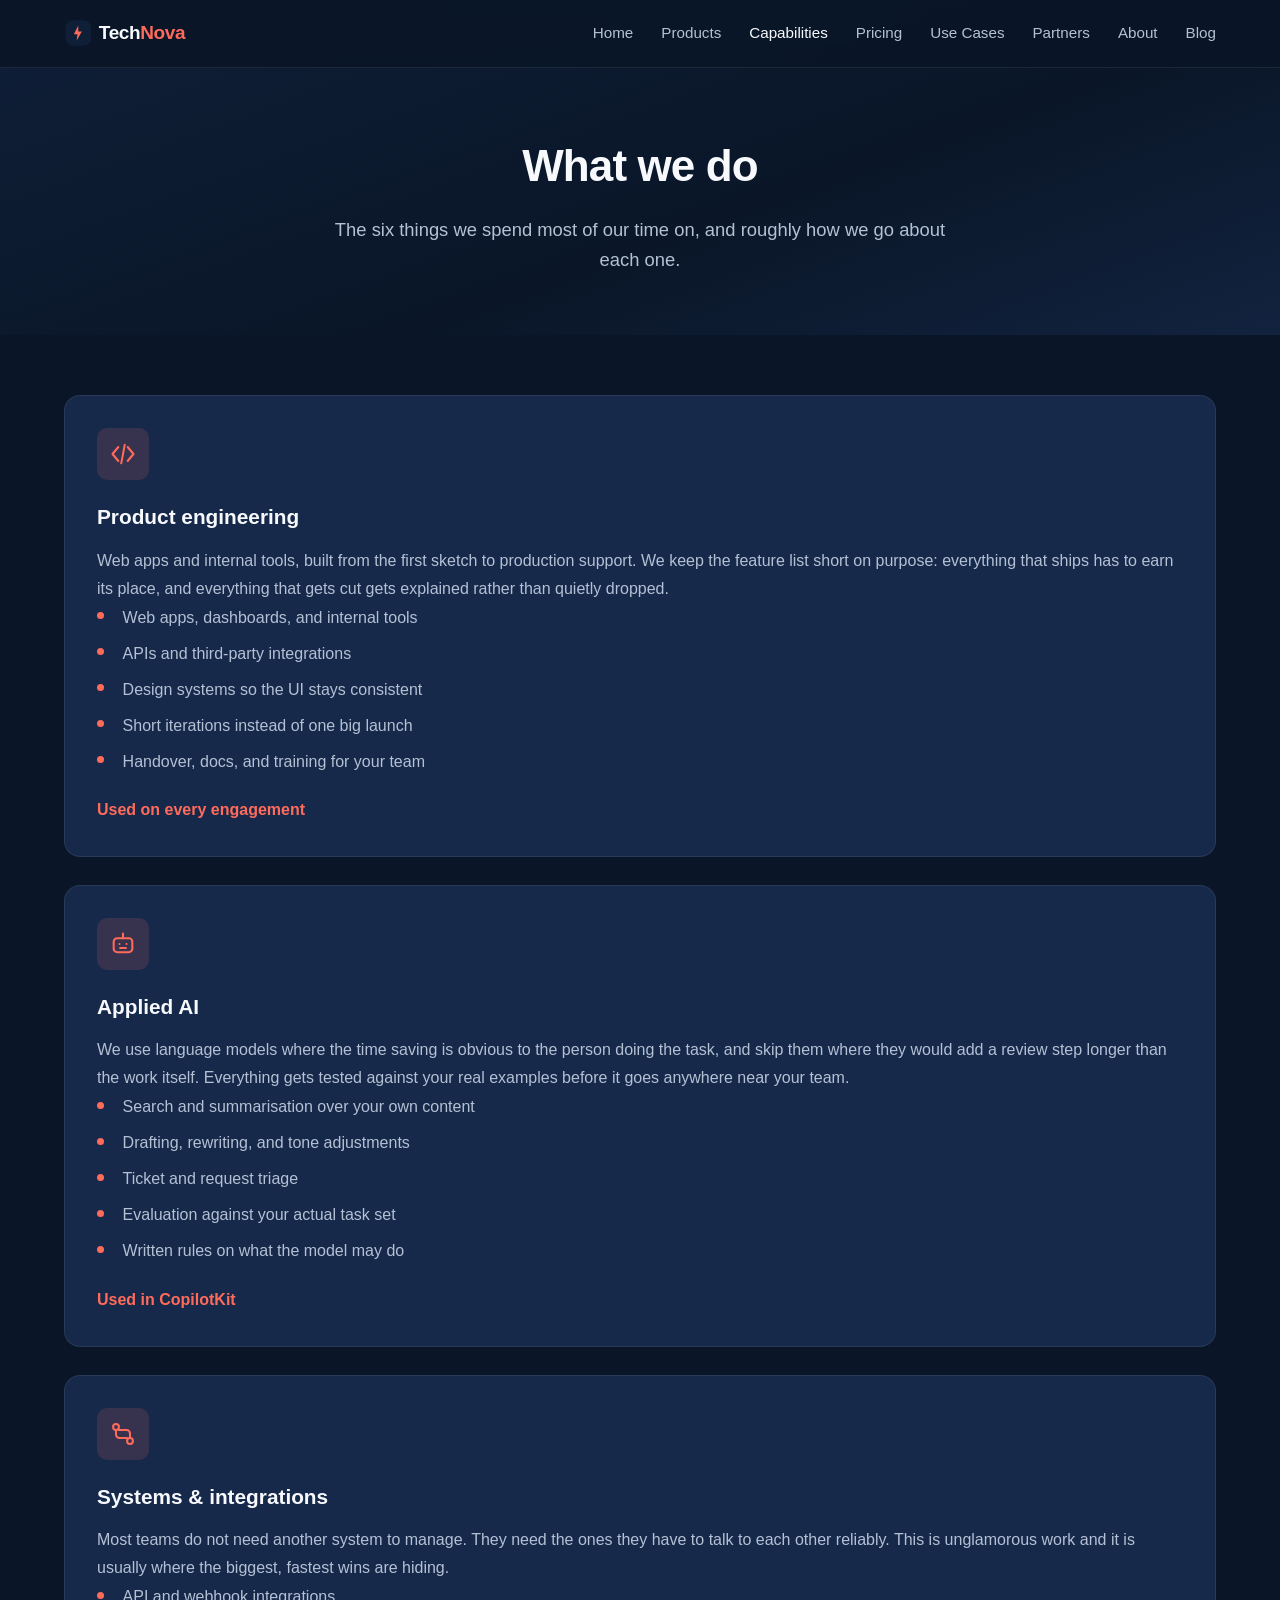
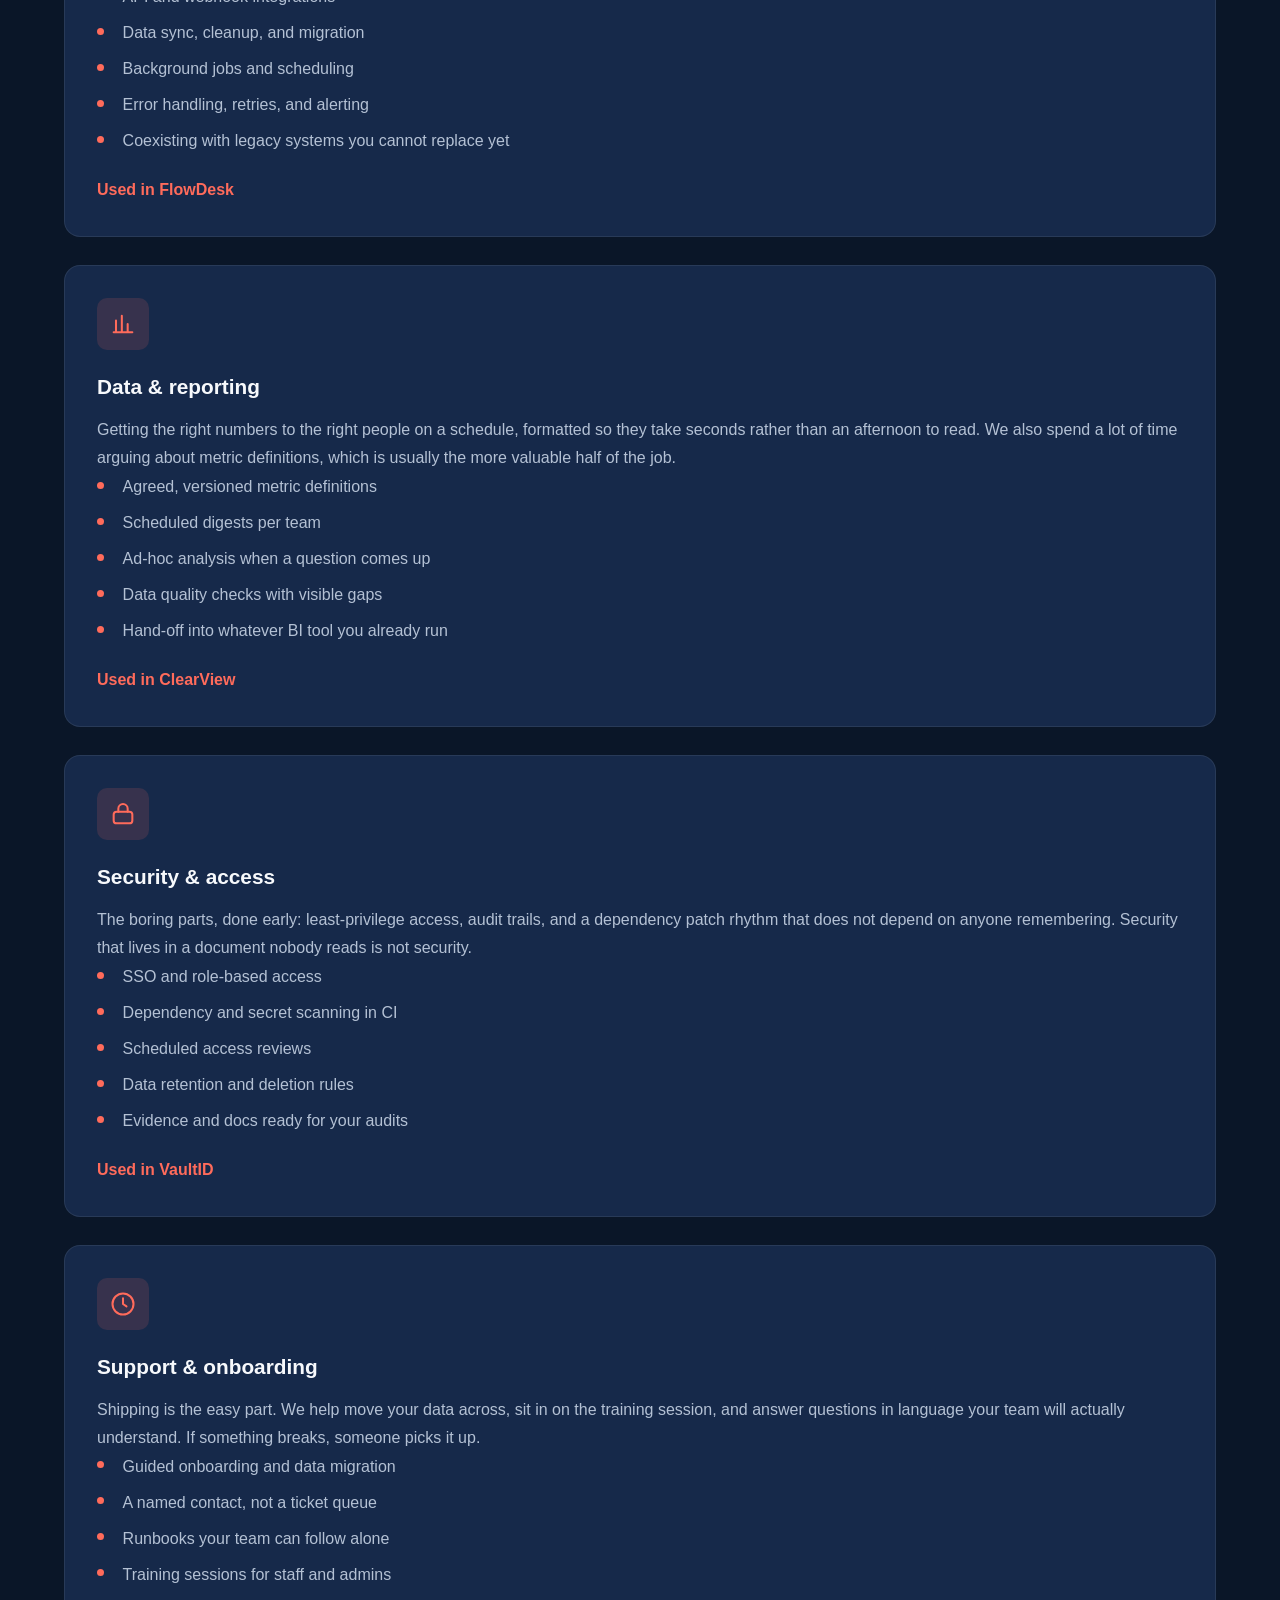
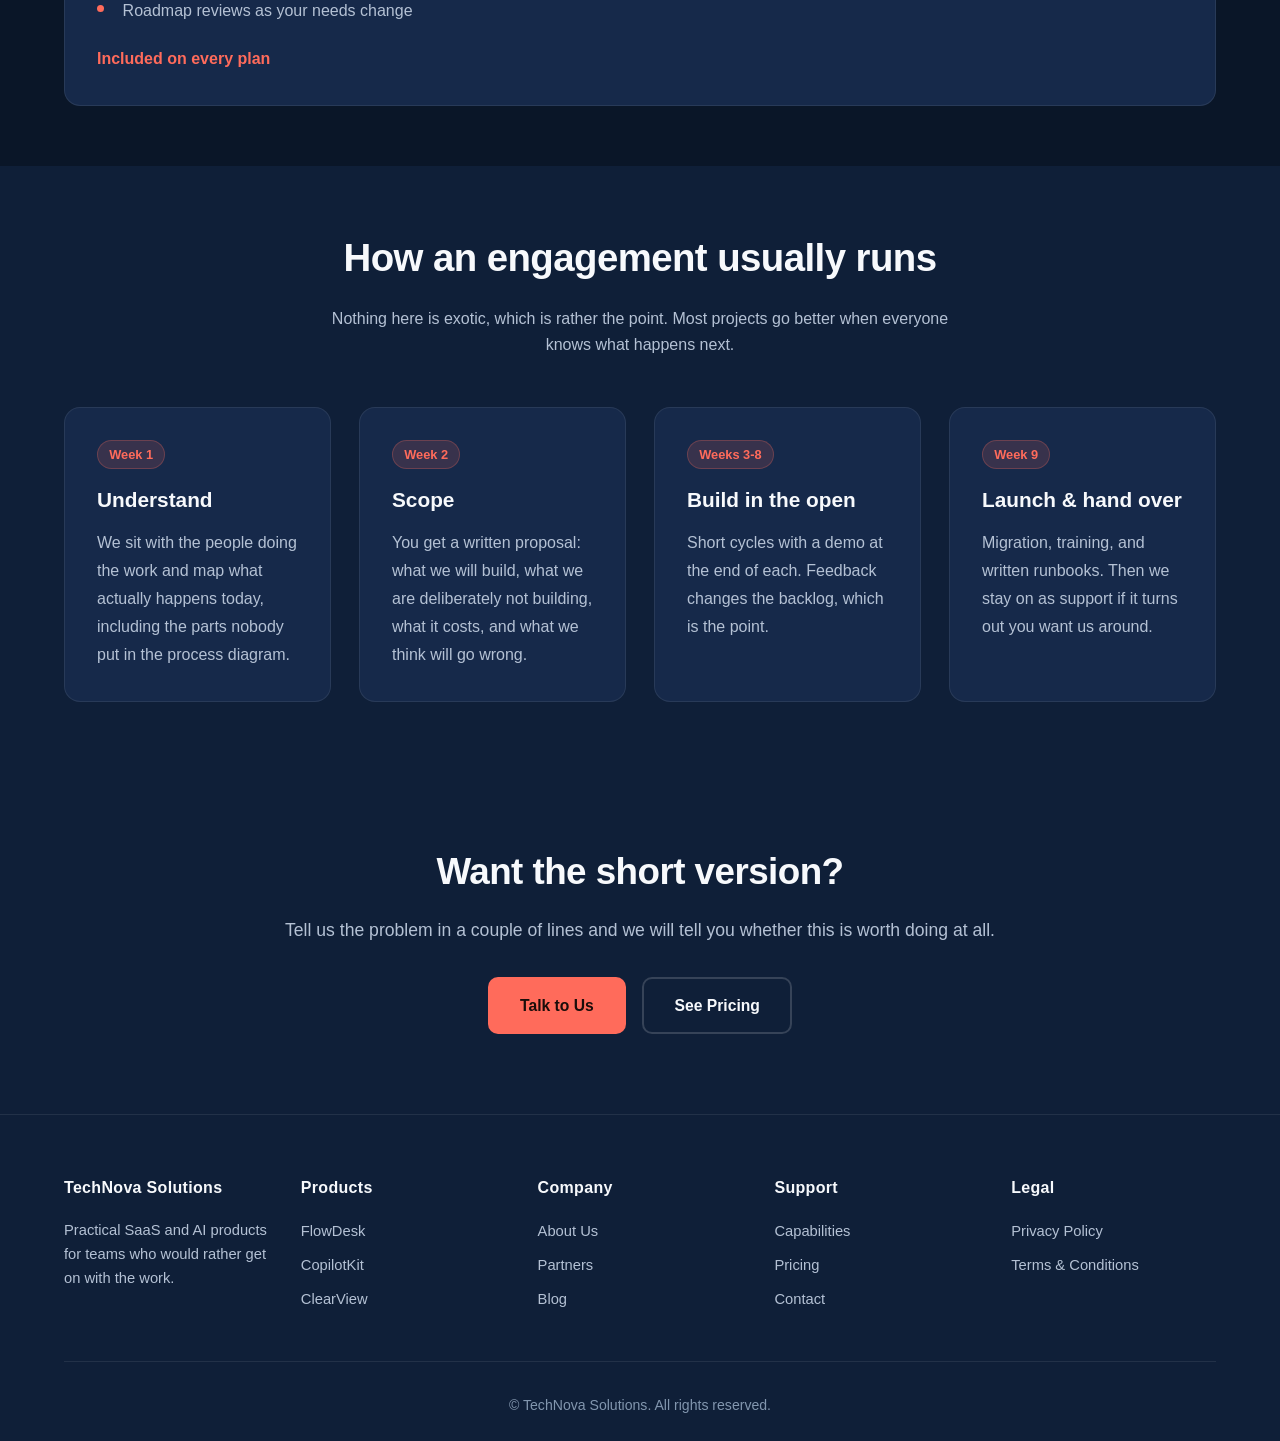
<file: pages/services.html>
<!DOCTYPE html>
<html lang="en">
<head>
    <meta charset="UTF-8">
    <meta name="viewport" content="width=device-width, initial-scale=1.0">
    <title>Capabilities - TechNova Solutions</title>
    <meta name="description" content="Product engineering, applied AI, integrations, data and reporting, security, and ongoing support. How we work with teams.">
    <link rel="stylesheet" href="../assets/css/variables.css">
    <link rel="stylesheet" href="../assets/css/styles.css">
    <link rel="icon" type="image/svg+xml" href="../assets/icons/favicon.svg">
    <meta name="theme-color" content="#ff6b5b">
</head>
<body>
    <header class="header">
        <nav class="navbar" aria-label="Main navigation">
            <div class="container">
                <div class="nav-wrapper">
                    <div class="logo">
                        <a href="../index.html" aria-label="TechNova Solutions home">
                            <img src="../assets/img/logo.svg" alt="TechNova Solutions">
                        </a>
                    </div>
                    <button class="menu-toggle" id="menuToggle" aria-expanded="false" aria-controls="navMenu" aria-label="Toggle navigation">
                        <span></span><span></span><span></span>
                    </button>
                    <ul class="nav-menu" id="navMenu">
                        <li><a href="../index.html">Home</a></li>
                        <li><a href="products.html">Products</a></li>
                        <li><a href="services.html" class="active">Capabilities</a></li>
                        <li><a href="pricing.html">Pricing</a></li>
                        <li><a href="solutions.html">Use Cases</a></li>
                        <li><a href="partners.html">Partners</a></li>
                        <li><a href="about.html">About</a></li>
                        <li><a href="blog.html">Blog</a></li>
                    </ul>
                </div>
            </div>
        </nav>
    </header>

    <main>
        <section class="page-header">
            <div class="container">
                <h1>What we do</h1>
                <p>The six things we spend most of our time on, and roughly how we go about each one.</p>
            </div>
        </section>

        <section class="content-section">
            <div class="container">
                <div class="content-grid">

                    <article class="card">
                        <div class="feature-icon">
                            <svg class="icon" viewBox="0 0 24 24" aria-hidden="true"><path d="M8 6 3 12l5 6M16 6l5 6-5 6M13.5 4l-3 16"/></svg>
                        </div>
                        <h3>Product engineering</h3>
                        <p>Web apps and internal tools, built from the first sketch to production support. We keep the feature list short on purpose: everything that ships has to earn its place, and everything that gets cut gets explained rather than quietly dropped.</p>
                        <ul class="checklist">
                            <li>Web apps, dashboards, and internal tools</li>
                            <li>APIs and third-party integrations</li>
                            <li>Design systems so the UI stays consistent</li>
                            <li>Short iterations instead of one big launch</li>
                            <li>Handover, docs, and training for your team</li>
                        </ul>
                        <p style="margin-top:1.25rem;color:var(--primary-color);font-weight:600;">Used on every engagement</p>
                    </article>

                    <article class="card">
                        <div class="feature-icon">
                            <svg class="icon" viewBox="0 0 24 24" aria-hidden="true"><rect x="4" y="7" width="16" height="12" rx="3"/><path d="M12 3v4M9 12h.01M15 12h.01M9.5 15.5h5"/></svg>
                        </div>
                        <h3>Applied AI</h3>
                        <p>We use language models where the time saving is obvious to the person doing the task, and skip them where they would add a review step longer than the work itself. Everything gets tested against your real examples before it goes anywhere near your team.</p>
                        <ul class="checklist">
                            <li>Search and summarisation over your own content</li>
                            <li>Drafting, rewriting, and tone adjustments</li>
                            <li>Ticket and request triage</li>
                            <li>Evaluation against your actual task set</li>
                            <li>Written rules on what the model may do</li>
                        </ul>
                        <p style="margin-top:1.25rem;color:var(--primary-color);font-weight:600;">Used in CopilotKit</p>
                    </article>

                    <article class="card">
                        <div class="feature-icon">
                            <svg class="icon" viewBox="0 0 24 24" aria-hidden="true"><circle cx="6" cy="6" r="2.5"/><circle cx="18" cy="18" r="2.5"/><path d="M6 8.5v4a3 3 0 0 0 3 3h6.5M18 15.5v-4a3 3 0 0 0-3-3H8.5"/></svg>
                        </div>
                        <h3>Systems &amp; integrations</h3>
                        <p>Most teams do not need another system to manage. They need the ones they have to talk to each other reliably. This is unglamorous work and it is usually where the biggest, fastest wins are hiding.</p>
                        <ul class="checklist">
                            <li>API and webhook integrations</li>
                            <li>Data sync, cleanup, and migration</li>
                            <li>Background jobs and scheduling</li>
                            <li>Error handling, retries, and alerting</li>
                            <li>Coexisting with legacy systems you cannot replace yet</li>
                        </ul>
                        <p style="margin-top:1.25rem;color:var(--primary-color);font-weight:600;">Used in FlowDesk</p>
                    </article>

                    <article class="card">
                        <div class="feature-icon">
                            <svg class="icon" viewBox="0 0 24 24" aria-hidden="true"><path d="M4 19h16M6 19V9M11 19V5M16 19v-7"/></svg>
                        </div>
                        <h3>Data &amp; reporting</h3>
                        <p>Getting the right numbers to the right people on a schedule, formatted so they take seconds rather than an afternoon to read. We also spend a lot of time arguing about metric definitions, which is usually the more valuable half of the job.</p>
                        <ul class="checklist">
                            <li>Agreed, versioned metric definitions</li>
                            <li>Scheduled digests per team</li>
                            <li>Ad-hoc analysis when a question comes up</li>
                            <li>Data quality checks with visible gaps</li>
                            <li>Hand-off into whatever BI tool you already run</li>
                        </ul>
                        <p style="margin-top:1.25rem;color:var(--primary-color);font-weight:600;">Used in ClearView</p>
                    </article>

                    <article class="card">
                        <div class="feature-icon">
                            <svg class="icon" viewBox="0 0 24 24" aria-hidden="true"><rect x="4" y="10" width="16" height="10" rx="2.5"/><path d="M8 10V7.5a4 4 0 0 1 8 0V10"/></svg>
                        </div>
                        <h3>Security &amp; access</h3>
                        <p>The boring parts, done early: least-privilege access, audit trails, and a dependency patch rhythm that does not depend on anyone remembering. Security that lives in a document nobody reads is not security.</p>
                        <ul class="checklist">
                            <li>SSO and role-based access</li>
                            <li>Dependency and secret scanning in CI</li>
                            <li>Scheduled access reviews</li>
                            <li>Data retention and deletion rules</li>
                            <li>Evidence and docs ready for your audits</li>
                        </ul>
                        <p style="margin-top:1.25rem;color:var(--primary-color);font-weight:600;">Used in VaultID</p>
                    </article>

                    <article class="card">
                        <div class="feature-icon">
                            <svg class="icon" viewBox="0 0 24 24" aria-hidden="true"><circle cx="12" cy="12" r="9"/><path d="M12 7v5l3 2"/></svg>
                        </div>
                        <h3>Support &amp; onboarding</h3>
                        <p>Shipping is the easy part. We help move your data across, sit in on the training session, and answer questions in language your team will actually understand. If something breaks, someone picks it up.</p>
                        <ul class="checklist">
                            <li>Guided onboarding and data migration</li>
                            <li>A named contact, not a ticket queue</li>
                            <li>Runbooks your team can follow alone</li>
                            <li>Training sessions for staff and admins</li>
                            <li>Roadmap reviews as your needs change</li>
                        </ul>
                        <p style="margin-top:1.25rem;color:var(--primary-color);font-weight:600;">Included on every plan</p>
                    </article>

                </div>
            </div>
        </section>

        <section class="content-section content-section-alt">
            <div class="container">
                <h2 class="section-title">How an engagement usually runs</h2>
                <p class="section-subtitle">Nothing here is exotic, which is rather the point. Most projects go better when everyone knows what happens next.</p>
                <div class="content-grid" style="grid-template-columns:repeat(auto-fit,minmax(240px,1fr));">
                    <div class="card">
                        <span class="tag">Week 1</span>
                        <h3 style="margin-top:0.85rem;">Understand</h3>
                        <p>We sit with the people doing the work and map what actually happens today, including the parts nobody put in the process diagram.</p>
                    </div>
                    <div class="card">
                        <span class="tag">Week 2</span>
                        <h3 style="margin-top:0.85rem;">Scope</h3>
                        <p>You get a written proposal: what we will build, what we are deliberately not building, what it costs, and what we think will go wrong.</p>
                    </div>
                    <div class="card">
                        <span class="tag">Weeks 3-8</span>
                        <h3 style="margin-top:0.85rem;">Build in the open</h3>
                        <p>Short cycles with a demo at the end of each. Feedback changes the backlog, which is the point.</p>
                    </div>
                    <div class="card">
                        <span class="tag">Week 9</span>
                        <h3 style="margin-top:0.85rem;">Launch &amp; hand over</h3>
                        <p>Migration, training, and written runbooks. Then we stay on as support if it turns out you want us around.</p>
                    </div>
                </div>
            </div>
        </section>

        <section class="cta">
            <div class="container">
                <h2>Want the short version?</h2>
                <p>Tell us the problem in a couple of lines and we will tell you whether this is worth doing at all.</p>
                <div class="cta-buttons">
                    <a href="about.html" class="btn btn-primary">Talk to Us</a>
                    <a href="pricing.html" class="btn btn-secondary">See Pricing</a>
                </div>
            </div>
        </section>
    </main>

    <footer class="footer">
        <div class="container">
            <div class="footer-grid">
                <div class="footer-column">
                    <h4>TechNova Solutions</h4>
                    <p>Practical SaaS and AI products for teams who would rather get on with the work.</p>
                </div>
                <div class="footer-column">
                    <h4>Products</h4>
                    <ul>
                        <li><a href="products.html">FlowDesk</a></li>
                        <li><a href="products.html">CopilotKit</a></li>
                        <li><a href="products.html">ClearView</a></li>
                    </ul>
                </div>
                <div class="footer-column">
                    <h4>Company</h4>
                    <ul>
                        <li><a href="about.html">About Us</a></li>
                        <li><a href="partners.html">Partners</a></li>
                        <li><a href="blog.html">Blog</a></li>
                    </ul>
                </div>
                <div class="footer-column">
                    <h4>Support</h4>
                    <ul>
                        <li><a href="services.html">Capabilities</a></li>
                        <li><a href="pricing.html">Pricing</a></li>
                        <li><a href="about.html#contact">Contact</a></li>
                    </ul>
                </div>
                <div class="footer-column">
                    <h4>Legal</h4>
                    <ul>
                        <li><a href="../privacy-policy.html">Privacy Policy</a></li>
                        <li><a href="../terms.html">Terms &amp; Conditions</a></li>
                    </ul>
                </div>
            </div>
            <div class="footer-bottom">
                <p>&copy; TechNova Solutions. All rights reserved.</p>
            </div>
        </div>
    </footer>

    <script src="../js/main.js"></script>
</body>
</html>
</file>
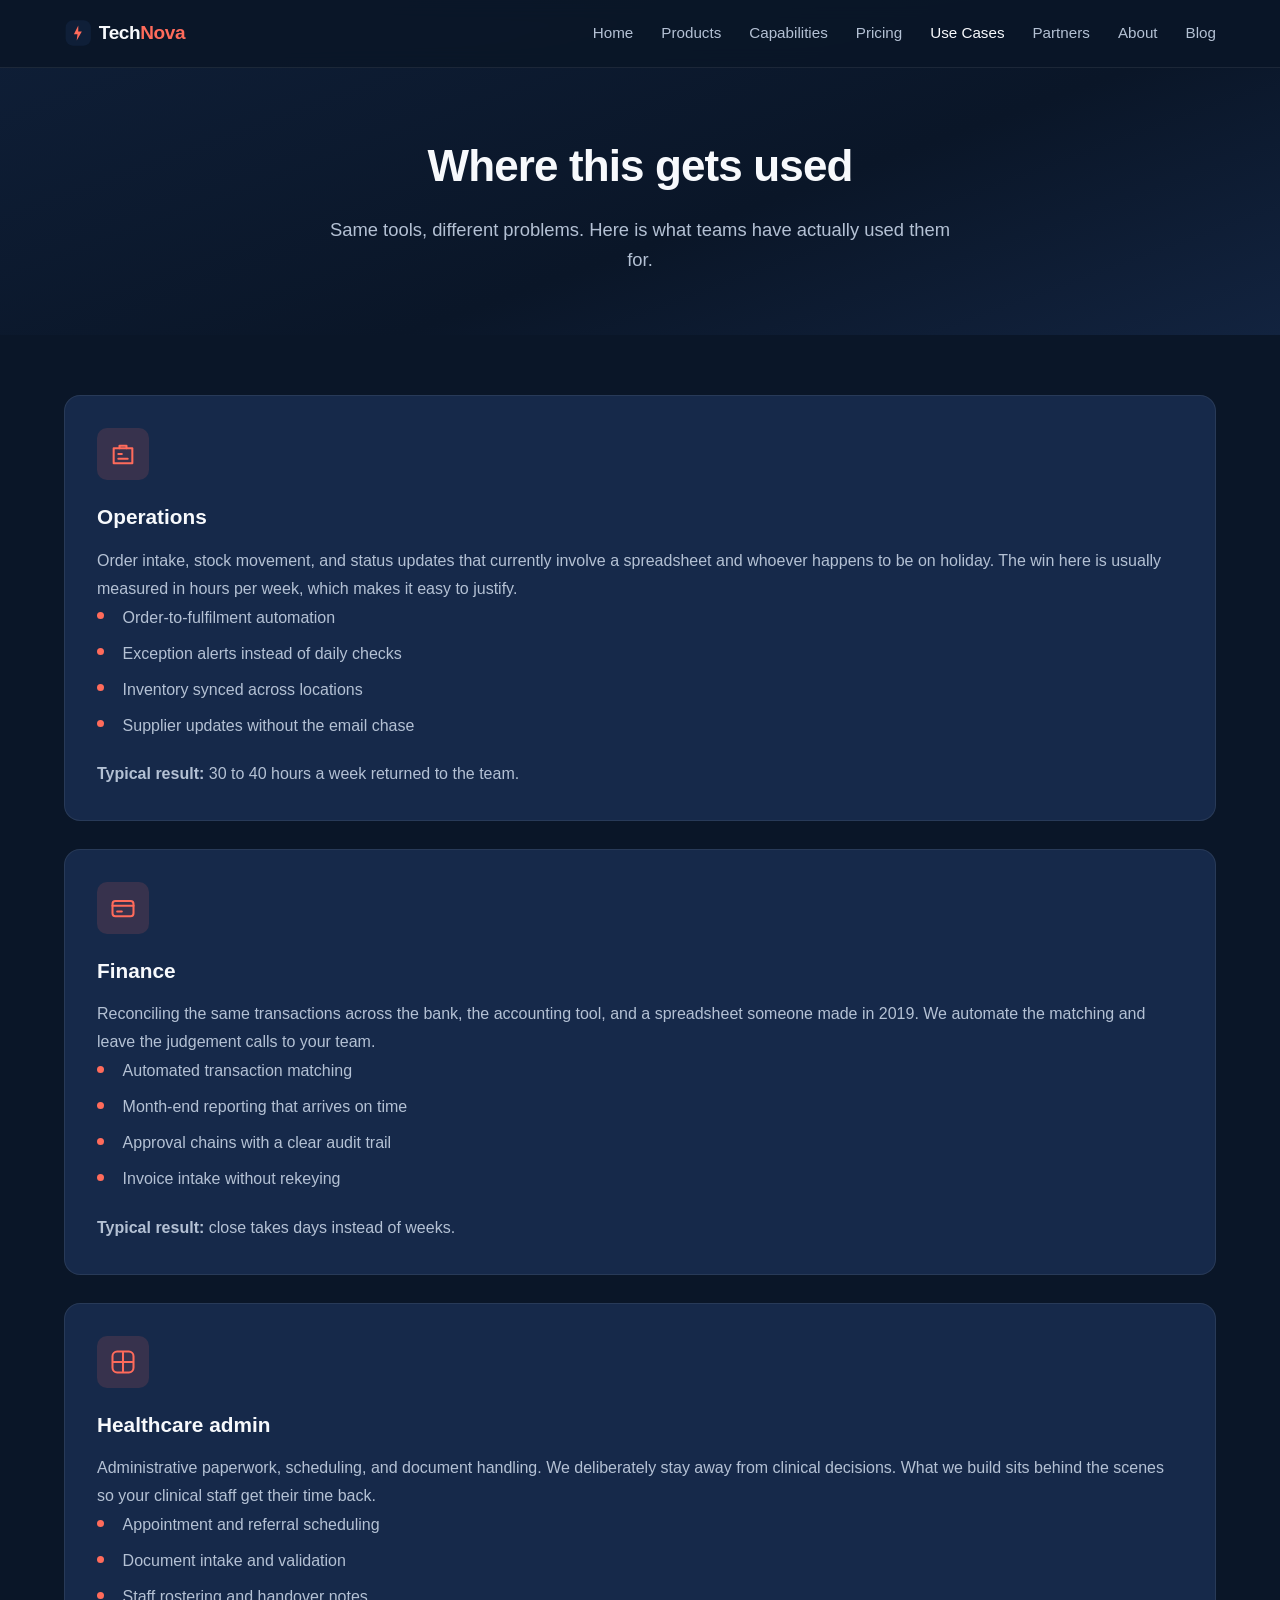
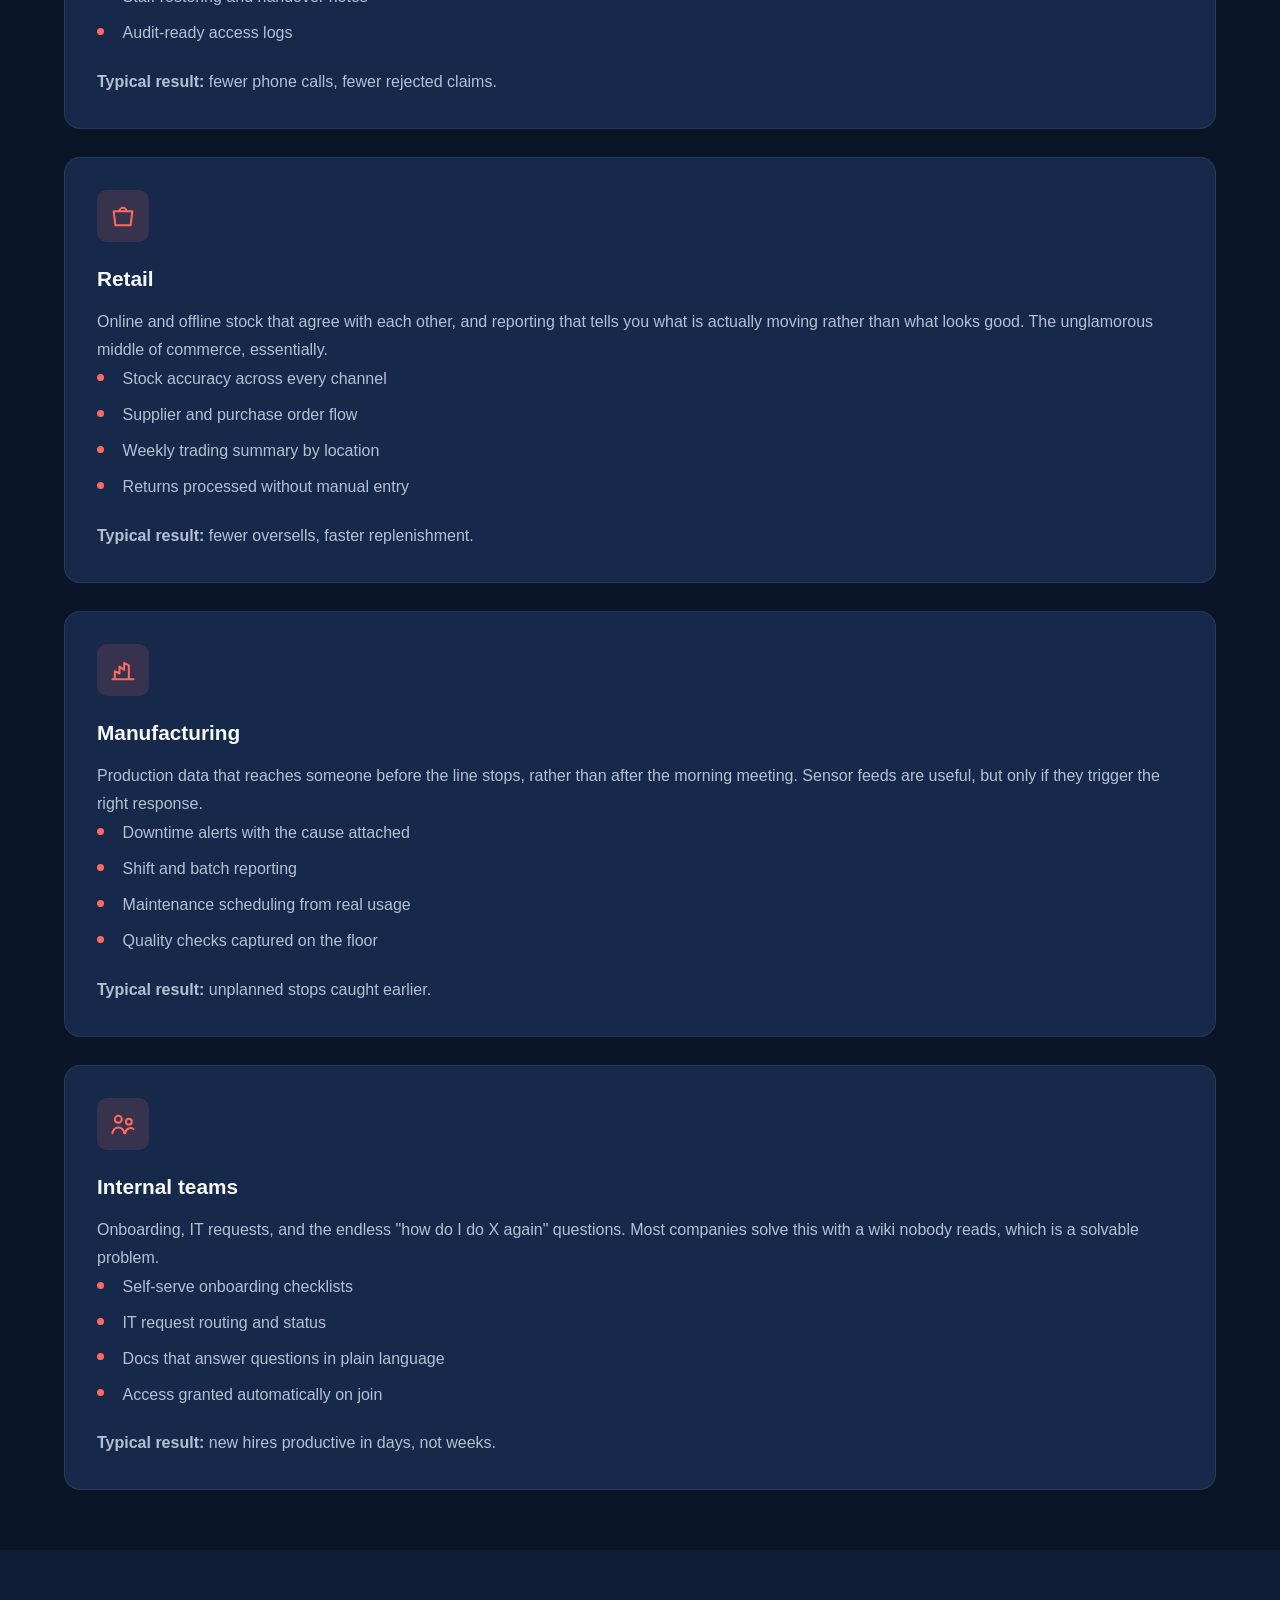
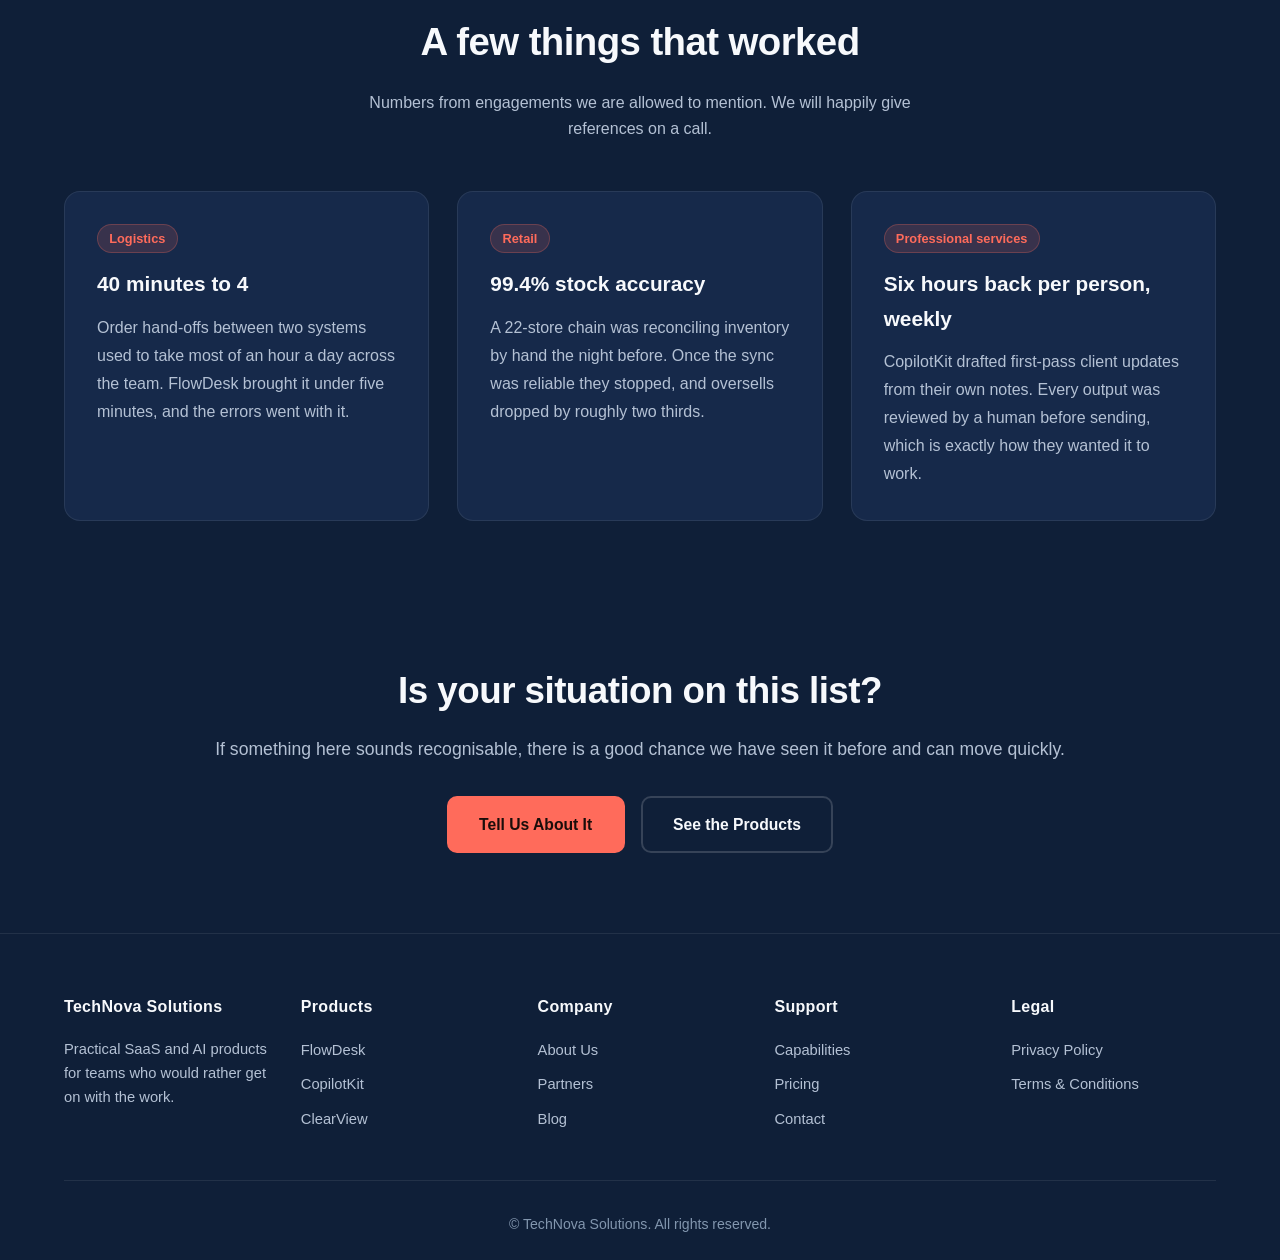
<file: pages/solutions.html>
<!DOCTYPE html>
<html lang="en">
<head>
    <meta charset="UTF-8">
    <meta name="viewport" content="width=device-width, initial-scale=1.0">
    <title>Use Cases - TechNova Solutions</title>
    <meta name="description" content="Where our SaaS and AI products get used: operations, finance, healthcare, retail, manufacturing, and internal teams.">
    <link rel="stylesheet" href="../assets/css/variables.css">
    <link rel="stylesheet" href="../assets/css/styles.css">
    <link rel="icon" type="image/svg+xml" href="../assets/icons/favicon.svg">
    <meta name="theme-color" content="#ff6b5b">
</head>
<body>
    <header class="header">
        <nav class="navbar" aria-label="Main navigation">
            <div class="container">
                <div class="nav-wrapper">
                    <div class="logo">
                        <a href="../index.html" aria-label="TechNova Solutions home">
                            <img src="../assets/img/logo.svg" alt="TechNova Solutions">
                        </a>
                    </div>
                    <button class="menu-toggle" id="menuToggle" aria-expanded="false" aria-controls="navMenu" aria-label="Toggle navigation">
                        <span></span><span></span><span></span>
                    </button>
                    <ul class="nav-menu" id="navMenu">
                        <li><a href="../index.html">Home</a></li>
                        <li><a href="products.html">Products</a></li>
                        <li><a href="services.html">Capabilities</a></li>
                        <li><a href="pricing.html">Pricing</a></li>
                        <li><a href="solutions.html" class="active">Use Cases</a></li>
                        <li><a href="partners.html">Partners</a></li>
                        <li><a href="about.html">About</a></li>
                        <li><a href="blog.html">Blog</a></li>
                    </ul>
                </div>
            </div>
        </nav>
    </header>

    <main>
        <section class="page-header">
            <div class="container">
                <h1>Where this gets used</h1>
                <p>Same tools, different problems. Here is what teams have actually used them for.</p>
            </div>
        </section>

        <section class="content-section">
            <div class="container">
                <div class="content-grid">

                    <article class="card">
                        <div class="feature-icon">
                            <svg class="icon" viewBox="0 0 24 24" aria-hidden="true"><path d="M4 7h16v13H4z"/><path d="M9 7V5h6v2M8 12h3M8 16h8"/></svg>
                        </div>
                        <h3>Operations</h3>
                        <p>Order intake, stock movement, and status updates that currently involve a spreadsheet and whoever happens to be on holiday. The win here is usually measured in hours per week, which makes it easy to justify.</p>
                        <ul class="checklist">
                            <li>Order-to-fulfilment automation</li>
                            <li>Exception alerts instead of daily checks</li>
                            <li>Inventory synced across locations</li>
                            <li>Supplier updates without the email chase</li>
                        </ul>
                        <p style="margin-top:1.25rem;"><strong>Typical result:</strong> 30 to 40 hours a week returned to the team.</p>
                    </article>

                    <article class="card">
                        <div class="feature-icon">
                            <svg class="icon" viewBox="0 0 24 24" aria-hidden="true"><rect x="3" y="6" width="18" height="13" rx="2.5"/><path d="M3 10h18M7 15h4"/></svg>
                        </div>
                        <h3>Finance</h3>
                        <p>Reconciling the same transactions across the bank, the accounting tool, and a spreadsheet someone made in 2019. We automate the matching and leave the judgement calls to your team.</p>
                        <ul class="checklist">
                            <li>Automated transaction matching</li>
                            <li>Month-end reporting that arrives on time</li>
                            <li>Approval chains with a clear audit trail</li>
                            <li>Invoice intake without rekeying</li>
                        </ul>
                        <p style="margin-top:1.25rem;"><strong>Typical result:</strong> close takes days instead of weeks.</p>
                    </article>

                    <article class="card">
                        <div class="feature-icon">
                            <svg class="icon" viewBox="0 0 24 24" aria-hidden="true"><path d="M12 4v16M4 12h16"/><rect x="3" y="3" width="18" height="18" rx="4"/></svg>
                        </div>
                        <h3>Healthcare admin</h3>
                        <p>Administrative paperwork, scheduling, and document handling. We deliberately stay away from clinical decisions. What we build sits behind the scenes so your clinical staff get their time back.</p>
                        <ul class="checklist">
                            <li>Appointment and referral scheduling</li>
                            <li>Document intake and validation</li>
                            <li>Staff rostering and handover notes</li>
                            <li>Audit-ready access logs</li>
                        </ul>
                        <p style="margin-top:1.25rem;"><strong>Typical result:</strong> fewer phone calls, fewer rejected claims.</p>
                    </article>

                    <article class="card">
                        <div class="feature-icon">
                            <svg class="icon" viewBox="0 0 24 24" aria-hidden="true"><path d="M4 8h16l-1.5 12H5.5z"/><path d="M9 8a3 3 0 0 1 6 0"/></svg>
                        </div>
                        <h3>Retail</h3>
                        <p>Online and offline stock that agree with each other, and reporting that tells you what is actually moving rather than what looks good. The unglamorous middle of commerce, essentially.</p>
                        <ul class="checklist">
                            <li>Stock accuracy across every channel</li>
                            <li>Supplier and purchase order flow</li>
                            <li>Weekly trading summary by location</li>
                            <li>Returns processed without manual entry</li>
                        </ul>
                        <p style="margin-top:1.25rem;"><strong>Typical result:</strong> fewer oversells, faster replenishment.</p>
                    </article>

                    <article class="card">
                        <div class="feature-icon">
                            <svg class="icon" viewBox="0 0 24 24" aria-hidden="true"><path d="M3 20h18M5 20v-7l4 2V9l4 3V6l4 2v12"/></svg>
                        </div>
                        <h3>Manufacturing</h3>
                        <p>Production data that reaches someone before the line stops, rather than after the morning meeting. Sensor feeds are useful, but only if they trigger the right response.</p>
                        <ul class="checklist">
                            <li>Downtime alerts with the cause attached</li>
                            <li>Shift and batch reporting</li>
                            <li>Maintenance scheduling from real usage</li>
                            <li>Quality checks captured on the floor</li>
                        </ul>
                        <p style="margin-top:1.25rem;"><strong>Typical result:</strong> unplanned stops caught earlier.</p>
                    </article>

                    <article class="card">
                        <div class="feature-icon">
                            <svg class="icon" viewBox="0 0 24 24" aria-hidden="true"><circle cx="8" cy="8" r="3"/><circle cx="17" cy="10" r="2.5"/><path d="M3 20a5 5 0 0 1 10 0M14 20a4.5 4.5 0 0 1 7-3.7"/></svg>
                        </div>
                        <h3>Internal teams</h3>
                        <p>Onboarding, IT requests, and the endless "how do I do X again" questions. Most companies solve this with a wiki nobody reads, which is a solvable problem.</p>
                        <ul class="checklist">
                            <li>Self-serve onboarding checklists</li>
                            <li>IT request routing and status</li>
                            <li>Docs that answer questions in plain language</li>
                            <li>Access granted automatically on join</li>
                        </ul>
                        <p style="margin-top:1.25rem;"><strong>Typical result:</strong> new hires productive in days, not weeks.</p>
                    </article>

                </div>
            </div>
        </section>

        <section class="content-section content-section-alt">
            <div class="container">
                <h2 class="section-title">A few things that worked</h2>
                <p class="section-subtitle">Numbers from engagements we are allowed to mention. We will happily give references on a call.</p>
                <div class="content-grid" style="grid-template-columns:repeat(auto-fit,minmax(280px,1fr));">
                    <div class="card">
                        <span class="tag">Logistics</span>
                        <h3 style="margin-top:0.9rem;">40 minutes to 4</h3>
                        <p>Order hand-offs between two systems used to take most of an hour a day across the team. FlowDesk brought it under five minutes, and the errors went with it.</p>
                    </div>
                    <div class="card">
                        <span class="tag">Retail</span>
                        <h3 style="margin-top:0.9rem;">99.4% stock accuracy</h3>
                        <p>A 22-store chain was reconciling inventory by hand the night before. Once the sync was reliable they stopped, and oversells dropped by roughly two thirds.</p>
                    </div>
                    <div class="card">
                        <span class="tag">Professional services</span>
                        <h3 style="margin-top:0.9rem;">Six hours back per person, weekly</h3>
                        <p>CopilotKit drafted first-pass client updates from their own notes. Every output was reviewed by a human before sending, which is exactly how they wanted it to work.</p>
                    </div>
                </div>
            </div>
        </section>

        <section class="cta">
            <div class="container">
                <h2>Is your situation on this list?</h2>
                <p>If something here sounds recognisable, there is a good chance we have seen it before and can move quickly.</p>
                <div class="cta-buttons">
                    <a href="about.html#contact" class="btn btn-primary">Tell Us About It</a>
                    <a href="products.html" class="btn btn-secondary">See the Products</a>
                </div>
            </div>
        </section>
    </main>

    <footer class="footer">
        <div class="container">
            <div class="footer-grid">
                <div class="footer-column">
                    <h4>TechNova Solutions</h4>
                    <p>Practical SaaS and AI products for teams who would rather get on with the work.</p>
                </div>
                <div class="footer-column">
                    <h4>Products</h4>
                    <ul>
                        <li><a href="products.html">FlowDesk</a></li>
                        <li><a href="products.html">CopilotKit</a></li>
                        <li><a href="products.html">ClearView</a></li>
                    </ul>
                </div>
                <div class="footer-column">
                    <h4>Company</h4>
                    <ul>
                        <li><a href="about.html">About Us</a></li>
                        <li><a href="partners.html">Partners</a></li>
                        <li><a href="blog.html">Blog</a></li>
                    </ul>
                </div>
                <div class="footer-column">
                    <h4>Support</h4>
                    <ul>
                        <li><a href="services.html">Capabilities</a></li>
                        <li><a href="pricing.html">Pricing</a></li>
                        <li><a href="about.html#contact">Contact</a></li>
                    </ul>
                </div>
                <div class="footer-column">
                    <h4>Legal</h4>
                    <ul>
                        <li><a href="../privacy-policy.html">Privacy Policy</a></li>
                        <li><a href="../terms.html">Terms &amp; Conditions</a></li>
                    </ul>
                </div>
            </div>
            <div class="footer-bottom">
                <p>&copy; TechNova Solutions. All rights reserved.</p>
            </div>
        </div>
    </footer>

    <script src="../js/main.js"></script>
</body>
</html>
</file>
<file: assets/css/variables.css>
/*
Design tokens for TechNova Solutions.
Palette: Warm Coral + Navy. Warm accent on a cool, trustworthy base.
*/

:root {
    /* Brand */
    --navy-900: #0a1628;
    --navy-800: #0f1f38;
    --navy-700: #16294a;
    --navy-600: #1d3557;

    --coral-500: #ff6b5b;
    --coral-400: #ff8878;
    --coral-300: #ffa79a;

    /* Semantic colors */
    --primary-color: var(--coral-500);
    --secondary-color: var(--coral-400);
    --accent-color: #ffb4a6;
    --success-color: #34d399;
    --warning-color: #fbbf24;
    --error-color: #f87171;

    /* Surfaces */
    --dark-bg: var(--navy-900);
    --dark-accent: var(--navy-800);
    --surface-raised: var(--navy-700);
    --border-subtle: rgba(255, 255, 255, 0.08);
    --border-strong: rgba(255, 255, 255, 0.16);

    /* Text */
    --text-primary: #f7f9fc;
    --text-secondary: #b4c1d4;
    --text-muted: #8296ae;

    /* Gradients */
    --gradient-primary: linear-gradient(135deg, var(--coral-500) 0%, #ff9d6e 100%);
    --gradient-secondary: linear-gradient(135deg, var(--navy-600) 0%, var(--coral-500) 100%);
    --gradient-hero: linear-gradient(160deg, var(--navy-800) 0%, var(--navy-900) 60%, #12233f 100%);

    /* Icon sizing */
    --icon-xs: 1rem;
    --icon-sm: 1.25rem;
    --icon-md: 1.75rem;
    --icon-lg: 2.5rem;
    --icon-xl: 3.25rem;

    /* Motion */
    --transition-fast: 160ms ease;
    --transition-normal: 260ms ease;

    /* Radius + shadow */
    --radius-sm: 6px;
    --radius-md: 10px;
    --radius-lg: 16px;
    --shadow-md: 0 10px 24px rgba(0, 0, 0, 0.3);
    --shadow-lg: 0 18px 40px rgba(0, 0, 0, 0.38);
}
</file>
<file: assets/css/styles.css>
/* ===================================
   RESET & BASE
   =================================== */
* {
    margin: 0;
    padding: 0;
    box-sizing: border-box;
}

html {
    scroll-behavior: smooth;
    scroll-padding-top: 90px;
}

body {
    font-family: 'Segoe UI', Tahoma, Geneva, Verdana, sans-serif;
    line-height: 1.65;
    color: var(--text-primary);
    background-color: var(--dark-bg);
    -webkit-font-smoothing: antialiased;
}

img {
    max-width: 100%;
    display: block;
}

.container {
    max-width: 1200px;
    margin: 0 auto;
    padding: 0 24px;
}

/* ===================================
   SVG ICONS
   =================================== */
.icon {
    width: var(--icon-md);
    height: var(--icon-md);
    display: inline-block;
    vertical-align: middle;
    flex: none;
    fill: none;
    stroke: currentColor;
    stroke-width: 1.75;
    stroke-linecap: round;
    stroke-linejoin: round;
}

.icon-xs { width: var(--icon-xs); height: var(--icon-xs); }
.icon-sm { width: var(--icon-sm); height: var(--icon-sm); }
.icon-lg { width: var(--icon-lg); height: var(--icon-lg); }
.icon-xl { width: var(--icon-xl); height: var(--icon-xl); }
.icon-filled { fill: currentColor; stroke: none; }

/* Icon inside a heading, with spacing to the right */
.card h3 .icon,
.feature-card h3 .icon {
    margin-right: 0.5rem;
    color: var(--primary-color);
    vertical-align: -0.15em;
}

/* ===================================
   HEADER & NAVIGATION
   =================================== */
.header {
    background-color: rgba(10, 22, 40, 0.92);
    backdrop-filter: blur(10px);
    position: fixed;
    width: 100%;
    top: 0;
    z-index: 1000;
    border-bottom: 1px solid var(--border-subtle);
}

.navbar {
    padding: 0.9rem 0;
}

.nav-wrapper {
    display: flex;
    justify-content: space-between;
    align-items: center;
    gap: 1.5rem;
}

.logo {
    display: flex;
    align-items: center;
    text-decoration: none;
}

.logo img {
    height: 38px;
    width: auto;
}

.nav-menu {
    display: flex;
    list-style: none;
    gap: 1.75rem;
    align-items: center;
}

.nav-menu a {
    color: var(--text-secondary);
    text-decoration: none;
    font-weight: 500;
    font-size: 0.95rem;
    transition: color var(--transition-fast);
}

.nav-menu a:hover,
.nav-menu a.active {
    color: var(--text-primary);
}

.menu-toggle {
    display: none;
    flex-direction: column;
    gap: 5px;
    background: none;
    border: none;
    cursor: pointer;
    padding: 8px;
}

.menu-toggle span {
    width: 24px;
    height: 2px;
    background-color: var(--text-primary);
    border-radius: 2px;
    transition: transform var(--transition-normal), opacity var(--transition-normal);
}

.menu-toggle[aria-expanded="true"] span:nth-child(1) {
    transform: translateY(7px) rotate(45deg);
}

.menu-toggle[aria-expanded="true"] span:nth-child(2) {
    opacity: 0;
}

.menu-toggle[aria-expanded="true"] span:nth-child(3) {
    transform: translateY(-7px) rotate(-45deg);
}

/* ===================================
   HERO
   =================================== */
.hero {
    background: var(--gradient-hero);
    padding: 160px 0 100px;
    position: relative;
    overflow: hidden;
}

/* Soft radial glow, no image dependency */
.hero::after {
    content: '';
    position: absolute;
    width: 520px;
    height: 520px;
    right: -160px;
    top: -180px;
    background: radial-gradient(circle, rgba(255, 107, 91, 0.22) 0%, transparent 65%);
    pointer-events: none;
}

.hero-content {
    max-width: 780px;
    margin: 0 auto;
    text-align: center;
    position: relative;
    z-index: 1;
}

.hero-eyebrow {
    display: inline-flex;
    align-items: center;
    gap: 0.5rem;
    padding: 0.4rem 0.9rem;
    border: 1px solid var(--border-strong);
    border-radius: 999px;
    color: var(--text-secondary);
    font-size: 0.85rem;
    margin-bottom: 1.5rem;
}

.hero-title {
    font-size: 3rem;
    font-weight: 800;
    margin-bottom: 1.25rem;
    line-height: 1.15;
    letter-spacing: -0.02em;
}

.hero-subtitle {
    font-size: 1.2rem;
    margin-bottom: 2.25rem;
    color: var(--text-secondary);
}

.hero-buttons {
    display: flex;
    gap: 1rem;
    justify-content: center;
    flex-wrap: wrap;
}

/* Trust row under the hero CTA */
.hero-trust {
    display: flex;
    justify-content: center;
    flex-wrap: wrap;
    gap: 1.5rem 2.5rem;
    margin-top: 3rem;
    color: var(--text-muted);
    font-size: 0.9rem;
}

.hero-trust span {
    display: inline-flex;
    align-items: center;
    gap: 0.45rem;
}

/* ===================================
   BUTTONS
   =================================== */
.btn {
    padding: 0.85rem 1.9rem;
    border-radius: var(--radius-md);
    text-decoration: none;
    font-weight: 600;
    transition: transform var(--transition-fast), box-shadow var(--transition-fast),
                background-color var(--transition-fast), color var(--transition-fast),
                border-color var(--transition-fast);
    display: inline-block;
    cursor: pointer;
    border: 2px solid transparent;
    font-size: 0.98rem;
    font-family: inherit;
}

.btn-primary {
    background-color: var(--primary-color);
    color: #1a0d0a;
}

.btn-primary:hover {
    background-color: var(--coral-400);
    transform: translateY(-2px);
    box-shadow: 0 12px 26px rgba(255, 107, 91, 0.28);
}

.btn-secondary {
    background-color: transparent;
    color: var(--text-primary);
    border-color: var(--border-strong);
}

.btn-secondary:hover {
    border-color: var(--primary-color);
    color: var(--text-primary);
    background-color: rgba(255, 107, 91, 0.1);
}

.btn-link {
    color: var(--primary-color);
    text-decoration: none;
    font-weight: 600;
    display: inline-flex;
    align-items: center;
    gap: 0.4rem;
    transition: gap var(--transition-fast), color var(--transition-fast);
}

.btn-link:hover {
    color: var(--coral-300);
    gap: 0.75rem;
}

/* ===================================
   SECTIONS
   =================================== */
section {
    padding: 80px 0;
}

.section-title {
    text-align: center;
    font-size: 2.4rem;
    margin-bottom: 1rem;
    font-weight: 700;
    letter-spacing: -0.015em;
}

.section-subtitle {
    text-align: center;
    color: var(--text-secondary);
    max-width: 620px;
    margin: 0 auto 3rem;
}

.features {
    background-color: var(--dark-accent);
}

/* ===================================
   FEATURES
   =================================== */
.features-grid {
    display: grid;
    grid-template-columns: repeat(auto-fit, minmax(300px, 1fr));
    gap: 1.75rem;
}

.feature-card {
    background-color: var(--surface-raised);
    padding: 2rem;
    border-radius: var(--radius-lg);
    text-align: left;
    transition: transform var(--transition-normal), border-color var(--transition-normal),
                box-shadow var(--transition-normal);
    border: 1px solid var(--border-subtle);
}

.feature-card:hover {
    transform: translateY(-6px);
    border-color: rgba(255, 107, 91, 0.45);
    box-shadow: var(--shadow-lg);
}

/* Icon sits in a tinted square, not a bare glyph */
.feature-icon {
    width: 52px;
    height: 52px;
    border-radius: var(--radius-md);
    display: flex;
    align-items: center;
    justify-content: center;
    background-color: rgba(255, 107, 91, 0.14);
    color: var(--primary-color);
    margin-bottom: 1.25rem;
}

.feature-card h3 {
    font-size: 1.25rem;
    margin-bottom: 0.6rem;
}

.feature-card p {
    color: var(--text-secondary);
    font-size: 0.97rem;
}

/* ===================================
   PRODUCT CARDS
   =================================== */
.products-highlight {
    background-color: var(--dark-bg);
}

.products-grid {
    display: grid;
    grid-template-columns: repeat(auto-fit, minmax(320px, 1fr));
    gap: 1.75rem;
}

.product-card {
    background-color: var(--dark-accent);
    border-radius: var(--radius-lg);
    overflow: hidden;
    display: flex;
    flex-direction: column;
    transition: transform var(--transition-normal), box-shadow var(--transition-normal),
                border-color var(--transition-normal);
    border: 1px solid var(--border-subtle);
}

.product-card:hover {
    transform: translateY(-6px);
    border-color: rgba(255, 107, 91, 0.45);
    box-shadow: var(--shadow-lg);
}

/* Image header with an overlaid icon */
.product-icon {
    position: relative;
    aspect-ratio: 16 / 9;
    background-color: var(--navy-700);
    overflow: hidden;
}

.product-icon img {
    width: 100%;
    height: 100%;
    object-fit: cover;
}

.product-icon-badge {
    position: absolute;
    left: 1.25rem;
    bottom: 1.25rem;
    width: 48px;
    height: 48px;
    border-radius: var(--radius-md);
    background-color: rgba(10, 22, 40, 0.82);
    backdrop-filter: blur(6px);
    border: 1px solid var(--border-strong);
    display: flex;
    align-items: center;
    justify-content: center;
    color: var(--primary-color);
}

.product-content {
    padding: 1.75rem;
    display: flex;
    flex-direction: column;
    flex: 1;
}

.product-content h3 {
    font-size: 1.3rem;
    margin-bottom: 0.6rem;
}

.product-content p {
    color: var(--text-secondary);
    margin-bottom: 1.25rem;
    font-size: 0.97rem;
    flex: 1;
}

/* ===================================
   STATS
   =================================== */
.stats {
    background: var(--gradient-secondary);
    padding: 60px 0;
}

.stats-grid {
    display: grid;
    grid-template-columns: repeat(auto-fit, minmax(180px, 1fr));
    gap: 2rem;
    text-align: center;
}

.stat-item h3 {
    font-size: 2.75rem;
    font-weight: 800;
    margin-bottom: 0.35rem;
    letter-spacing: -0.02em;
}

.stat-item p {
    font-size: 1rem;
    color: var(--text-secondary);
}

/* ===================================
   CTA
   =================================== */
.cta {
    background-color: var(--dark-accent);
    text-align: center;
}

.cta h2 {
    font-size: 2.3rem;
    margin-bottom: 0.85rem;
    letter-spacing: -0.015em;
}

.cta p {
    font-size: 1.1rem;
    color: var(--text-secondary);
    margin-bottom: 2rem;
}

.cta-buttons {
    display: flex;
    gap: 1rem;
    justify-content: center;
    flex-wrap: wrap;
}

/* ===================================
   FOOTER
   =================================== */
.footer {
    background-color: var(--navy-800);
    padding: 60px 0 24px;
    border-top: 1px solid var(--border-subtle);
}

.footer-grid {
    display: grid;
    grid-template-columns: repeat(auto-fit, minmax(190px, 1fr));
    gap: 2rem;
    margin-bottom: 2.5rem;
}

.footer-column h4 {
    font-size: 1rem;
    margin-bottom: 1rem;
    letter-spacing: 0.02em;
}

.footer-column p {
    color: var(--text-secondary);
    font-size: 0.92rem;
}

.footer-column ul {
    list-style: none;
}

.footer-column ul li {
    margin-bottom: 0.5rem;
}

.footer-column a {
    color: var(--text-secondary);
    text-decoration: none;
    font-size: 0.92rem;
    transition: color var(--transition-fast);
}

.footer-column a:hover {
    color: var(--primary-color);
}

.footer-bottom {
    text-align: center;
    padding-top: 2rem;
    border-top: 1px solid var(--border-subtle);
    color: var(--text-muted);
    font-size: 0.88rem;
}

/* ===================================
   RESPONSIVE
   =================================== */
@media (max-width: 860px) {
    .menu-toggle {
        display: flex;
    }

    .nav-menu {
        position: absolute;
        top: 100%;
        left: 0;
        width: 100%;
        background-color: var(--navy-800);
        flex-direction: column;
        padding: 1.5rem 24px;
        gap: 0.25rem;
        align-items: stretch;
        border-bottom: 1px solid var(--border-subtle);
        display: none;
    }

    .nav-menu.open {
        display: flex;
    }

    .nav-menu a {
        display: block;
        padding: 0.7rem 0;
        font-size: 1rem;
    }

    .hero {
        padding: 130px 0 70px;
    }

    .hero-title {
        font-size: 2.1rem;
    }

    .hero-subtitle {
        font-size: 1.05rem;
    }

    .section-title {
        font-size: 1.85rem;
    }

    .features-grid,
    .products-grid {
        grid-template-columns: 1fr;
    }

    .stats-grid {
        grid-template-columns: repeat(2, 1fr);
    }

    .hero-trust {
        gap: 0.75rem 1.5rem;
        font-size: 0.85rem;
    }
}

/* ===================================
   PAGE HEADER / CONTENT
   =================================== */
.page-header {
    background: var(--gradient-hero);
    padding: 130px 0 60px;
    text-align: center;
}

.page-header h1 {
    font-size: 2.75rem;
    margin-bottom: 0.75rem;
    letter-spacing: -0.02em;
}

.page-header p {
    font-size: 1.15rem;
    color: var(--text-secondary);
    max-width: 640px;
    margin: 0 auto;
}

.content-section {
    padding: 60px 0;
}

.content-section-alt {
    background-color: var(--dark-accent);
}

.content-grid {
    display: grid;
    gap: 1.75rem;
}

.card {
    background-color: var(--surface-raised);
    padding: 2rem;
    border-radius: var(--radius-lg);
    border: 1px solid var(--border-subtle);
    transition: transform var(--transition-normal), border-color var(--transition-normal);
}

.card:hover {
    border-color: rgba(255, 107, 91, 0.4);
    transform: translateY(-4px);
}

.card h3 {
    font-size: 1.3rem;
    margin-bottom: 0.75rem;
}

.card p {
    color: var(--text-secondary);
    line-height: 1.75;
}

.card h2 {
    font-size: 1.5rem;
    margin-bottom: 0.75rem;
}

.card ul {
    color: var(--text-secondary);
    margin-left: 1.25rem;
    line-height: 1.85;
}

.card a {
    color: #fff;
}

/* Bullet lists with a coral marker instead of default dots */
.card ul.checklist {
    list-style: none;
    margin-left: 0;
}

.card ul.checklist li {
    position: relative;
    padding-left: 1.6rem;
    margin-bottom: 0.4rem;
}

.card ul.checklist li::before {
    content: '';
    position: absolute;
    left: 0;
    top: 0.6em;
    width: 7px;
    height: 7px;
    border-radius: 50%;
    background-color: var(--primary-color);
}

.tag {
    display: inline-block;
    padding: 0.2rem 0.7rem;
    border-radius: 999px;
    font-size: 0.8rem;
    font-weight: 600;
    background-color: rgba(255, 107, 91, 0.15);
    color: var(--primary-color);
    border: 1px solid rgba(255, 107, 91, 0.25);
}

.tag-muted {
    background-color: rgba(255, 255, 255, 0.06);
    color: var(--text-secondary);
    border-color: var(--border-subtle);
}

/* Small meta line, used for dates and authors */
.meta {
    display: flex;
    align-items: center;
    gap: 0.6rem;
    color: var(--text-muted);
    font-size: 0.86rem;
    flex-wrap: wrap;
}

/* ===================================
   FORMS
   =================================== */
.form-field {
    margin-bottom: 1.25rem;
}

.form-field label {
    display: block;
    margin-bottom: 0.45rem;
    font-weight: 600;
    font-size: 0.92rem;
}

.form-field input,
.form-field textarea {
    width: 100%;
    padding: 0.75rem 1rem;
    border-radius: var(--radius-md);
    border: 1px solid var(--border-strong);
    background-color: var(--navy-900);
    color: var(--text-primary);
    font-size: 1rem;
    font-family: inherit;
    transition: border-color var(--transition-fast);
}

.form-field input:focus,
.form-field textarea:focus {
    outline: none;
    border-color: var(--primary-color);
}

.form-field textarea {
    resize: vertical;
    min-height: 120px;
}

/* ===================================
   BLOG
   =================================== */
.post-image {
    width: 100%;
    aspect-ratio: 16 / 9;
    object-fit: cover;
    border-radius: var(--radius-md);
    margin-bottom: 1.25rem;
    background-color: var(--navy-700);
}

.blog-grid {
    display: grid;
    grid-template-columns: repeat(auto-fill, minmax(320px, 1fr));
    gap: 1.75rem;
}

.blog-grid .card {
    display: flex;
    flex-direction: column;
}

.blog-grid .card h3 {
    margin-bottom: 0.6rem;
    font-size: 1.2rem;
    line-height: 1.4;
}

.blog-grid .card .meta {
    margin-top: auto;
    padding-top: 1rem;
    justify-content: space-between;
}

/* ===================================
   PARTNER / LOGO TILES
   =================================== */
.logo-tile {
    text-align: center;
    padding: 2rem 1.5rem;
}

.logo-tile .icon {
    margin: 0 auto 1rem;
    color: var(--primary-color);
}

.logo-tile h3 {
    font-size: 1.1rem;
    margin-bottom: 0.3rem;
}

/* ===================================
   ERROR / OFFLINE
   =================================== */
.status-container {
    min-height: 75vh;
    display: flex;
    flex-direction: column;
    justify-content: center;
    align-items: center;
    text-align: center;
    padding: 2rem;
}

.status-code {
    font-size: clamp(4rem, 14vw, 7rem);
    font-weight: 800;
    background: var(--gradient-primary);
    -webkit-background-clip: text;
    background-clip: text;
    -webkit-text-fill-color: transparent;
    margin-bottom: 0.5rem;
    line-height: 1;
}

.status-container h1 {
    font-size: 1.6rem;
    margin-bottom: 0.75rem;
}

.status-container p {
    color: var(--text-secondary);
    max-width: 460px;
    margin-bottom: 2rem;
}

.status-actions {
    display: flex;
    gap: 1rem;
    flex-wrap: wrap;
    justify-content: center;
}

/* ===================================
   CONSENT GATE
   The homepage stays locked until the
   visitor accepts. Both states use a
   full-screen scrim so page content
   cannot be read or clicked through.
   =================================== */

/* [hidden] must beat display:flex below, or the panel never hides */
.gate-backdrop[hidden],
.gate-banner[hidden] {
    display: none;
}

body.gate-locked {
    overflow: hidden;
}

/* Keyboard focus must stay obvious while the gate traps Tab. */
.gate-backdrop :focus-visible,
.gate-banner :focus-visible {
    outline: 3px solid var(--coral-300);
    outline-offset: 3px;
}

.gate-backdrop .btn:focus-visible,
.gate-banner .btn:focus-visible {
    outline-offset: 4px;
}

.gate-backdrop,
.gate-banner {
    position: fixed;
    inset: 0;
    z-index: 2000;
    background-color: rgba(6, 14, 27, 0.86);
    backdrop-filter: blur(5px);
    -webkit-backdrop-filter: blur(5px);
    animation: fadeIn 200ms ease;
}

/* Centered dialog (first visit) */
.gate-backdrop {
    display: flex;
    align-items: center;
    justify-content: center;
    padding: 1.5rem;
}

.gate-dialog {
    width: 100%;
    max-width: 540px;
    max-height: calc(100vh - 3rem);
    overflow-y: auto;
    background-color: var(--dark-accent);
    border: 1px solid var(--border-strong);
    border-radius: var(--radius-lg);
    padding: 2rem;
    box-shadow: var(--shadow-lg);
    animation: slideUp 240ms ease;
}

.gate-icon {
    width: 52px;
    height: 52px;
    border-radius: var(--radius-md);
    display: flex;
    align-items: center;
    justify-content: center;
    background-color: rgba(255, 107, 91, 0.14);
    color: var(--primary-color);
    margin-bottom: 1.25rem;
}

.gate-dialog h2 {
    font-size: 1.55rem;
    margin-bottom: 0.75rem;
    letter-spacing: -0.01em;
}

.gate-dialog p {
    color: var(--text-secondary);
    margin-bottom: 1rem;
    font-size: 0.97rem;
}

.gate-links {
    display: flex;
    flex-wrap: wrap;
    gap: 0.5rem 1.25rem;
    margin: 1.25rem 0 0;
    padding-top: 1.25rem;
    border-top: 1px solid var(--border-subtle);
    font-size: 0.9rem;
}

.gate-links a {
    color: var(--primary-color);
    text-decoration: none;
    font-weight: 600;
    display: inline-flex;
    align-items: center;
    gap: 0.35rem;
}

.gate-links a:hover {
    color: var(--coral-300);
}

.gate-actions {
    display: flex;
    gap: 0.75rem;
    flex-wrap: wrap;
    margin-top: 1.5rem;
}

.gate-actions .btn {
    flex: 1 1 200px;
    text-align: center;
}

.gate-note {
    font-size: 0.85rem;
    color: var(--text-muted);
    margin-top: 1rem;
}

/* Bottom sheet (declined, or reopened from the footer) */
.gate-banner {
    display: flex;
    align-items: flex-end;
    justify-content: center;
    padding: 1.5rem;
}

.gate-panel {
    width: 100%;
    max-width: 620px;
    background-color: var(--dark-accent);
    border: 1px solid var(--border-strong);
    border-radius: var(--radius-lg);
    padding: 1.75rem;
    box-shadow: var(--shadow-lg);
    animation: slideUp 240ms ease;
}

.gate-panel h2 {
    font-size: 1.25rem;
    margin-bottom: 0.5rem;
}

.gate-panel p {
    color: var(--text-secondary);
    font-size: 0.95rem;
    margin-bottom: 0;
}

/* Footer link that reopens the gate so consent can be withdrawn */
.footer-choices {
    background: none;
    border: none;
    padding: 0;
    color: var(--text-secondary);
    font: inherit;
    font-size: 0.92rem;
    cursor: pointer;
    text-align: left;
    transition: color var(--transition-fast);
}

.footer-choices:hover {
    color: var(--primary-color);
    text-decoration: underline;
}

@media (max-width: 860px) {
    .gate-dialog,
    .gate-panel {
        padding: 1.5rem;
    }

    .gate-actions .btn {
        flex: 1 1 100%;
    }

    .gate-backdrop,
    .gate-banner {
        padding: 1rem;
    }
}

/* Short viewports: let the panel scroll instead of clipping the buttons. */
@media (max-height: 560px) {
    .gate-backdrop,
    .gate-banner {
        align-items: flex-start;
        overflow-y: auto;
    }

    .gate-dialog,
    .gate-panel {
        max-height: none;
    }
}
</file>
